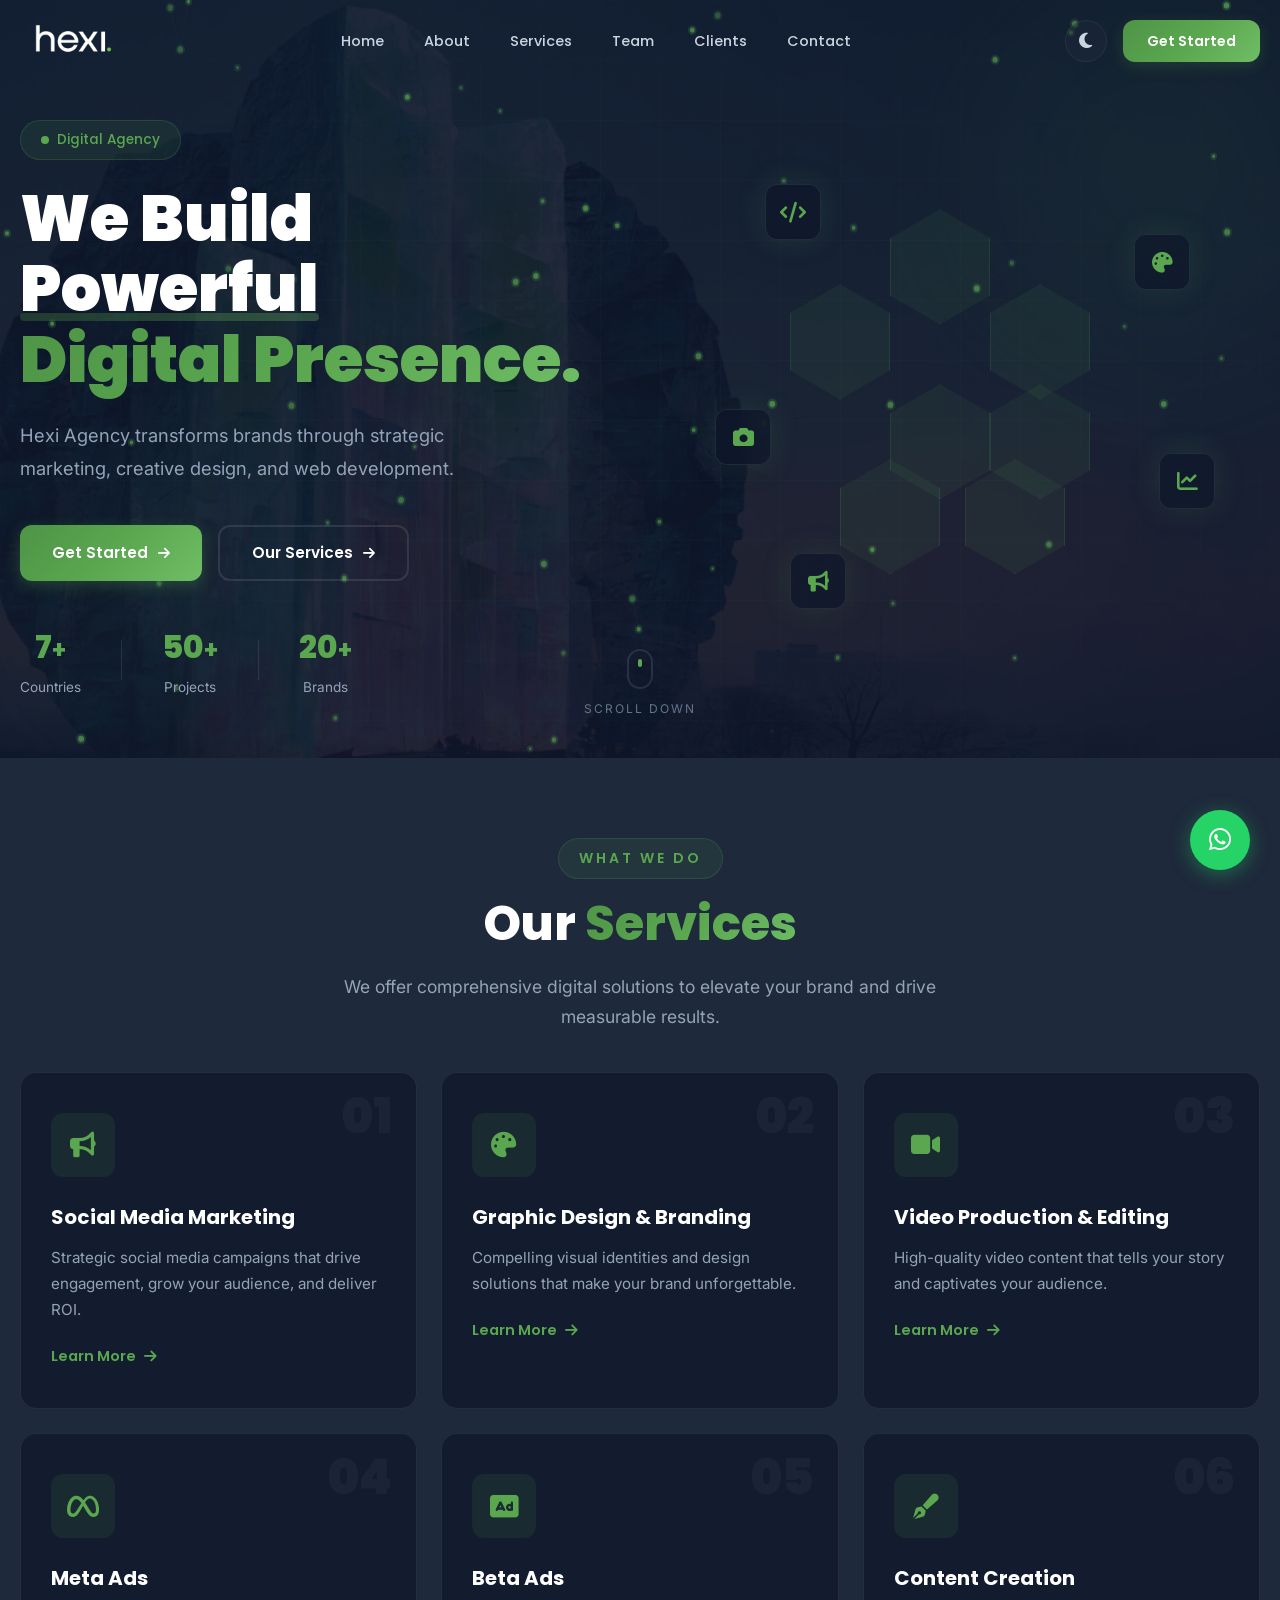
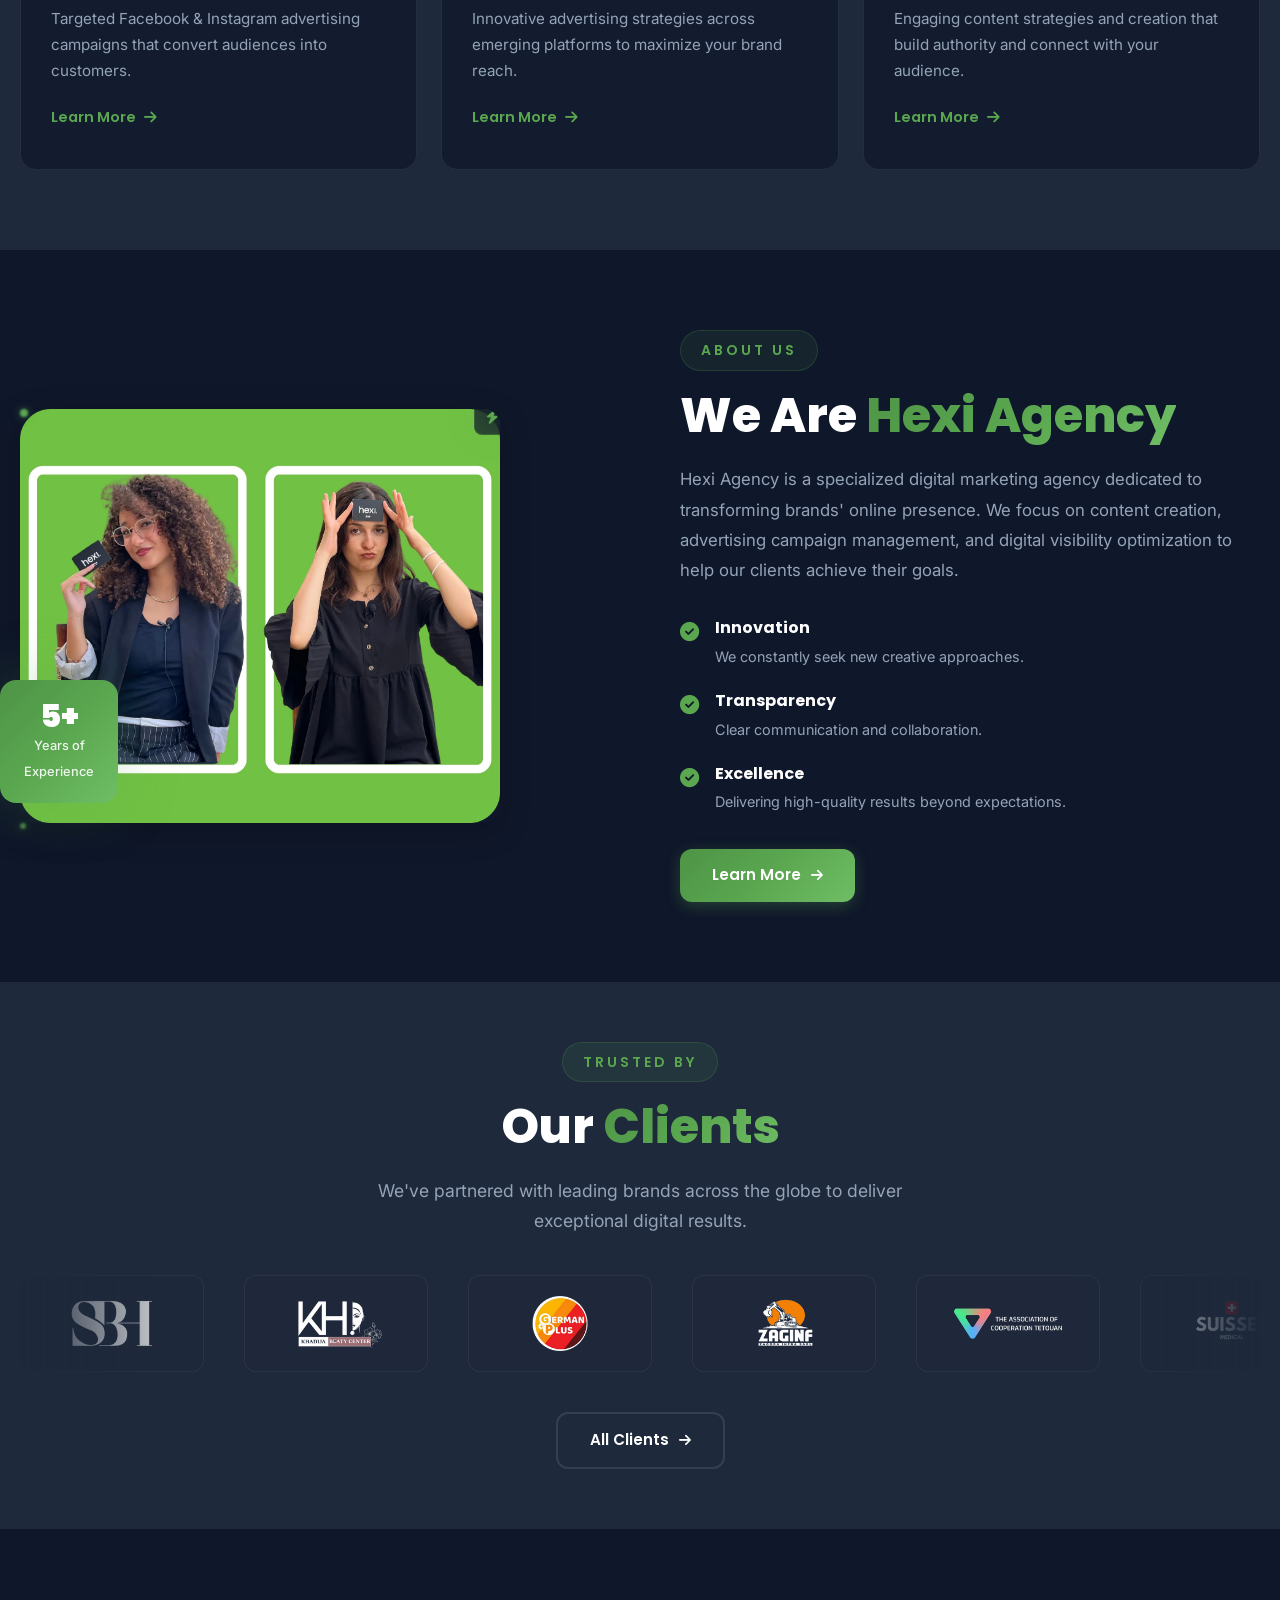
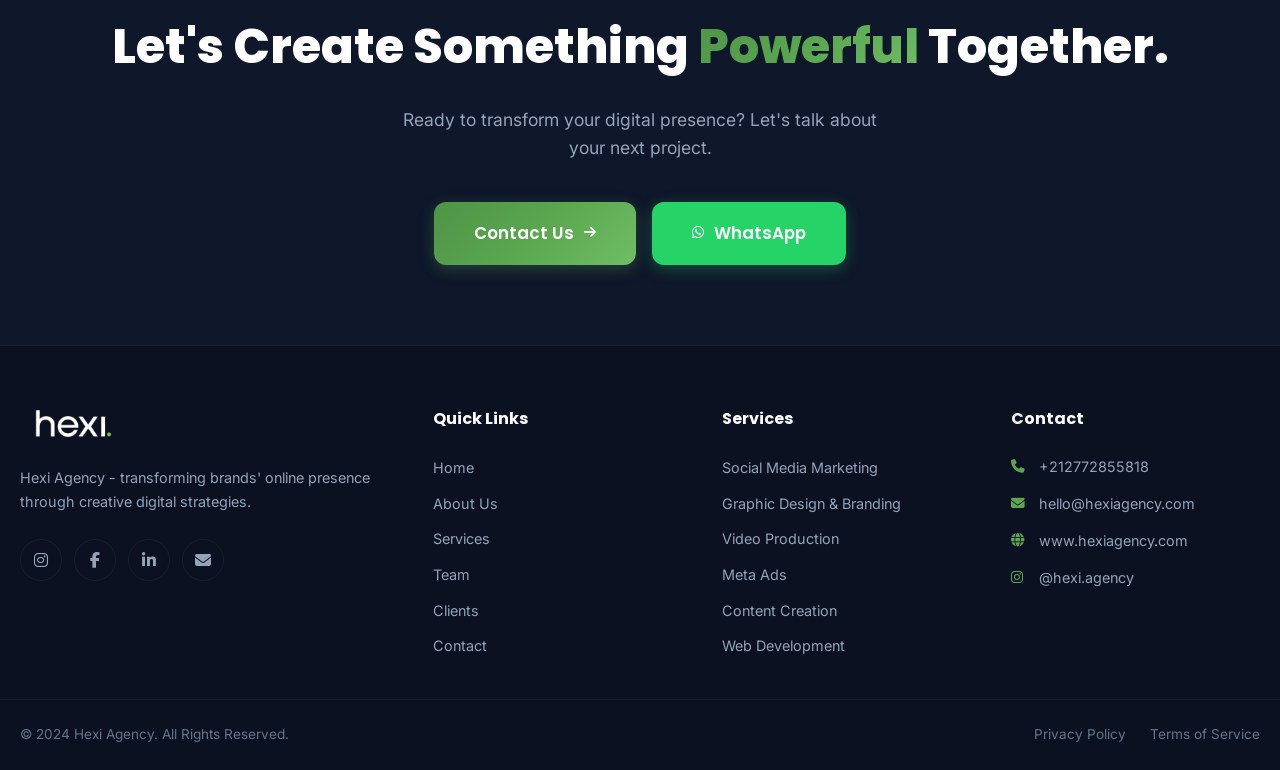
<file: index.html>
<!DOCTYPE html>
<html lang="en" data-theme="dark">
<head>
    <meta charset="UTF-8">
    <meta name="viewport" content="width=device-width, initial-scale=1.0">
    <meta name="description" content="Hexi Agency - Digital Marketing Agency specializing in social media management, branding, web development, and digital growth strategies.">
    <meta name="keywords" content="digital marketing, branding, web development, social media, Hexi Agency, meta ads, content creation">
    <meta name="author" content="Hexi Agency">
    <title>Hexi Agency | Digital Agency</title>
    <link rel="icon" type="image/png" sizes="32x32" href="assets/images/hexi-favicon.png">
    <link rel="apple-touch-icon" href="assets/images/hexi-favicon.png">
    <meta property="og:title" content="Hexi Agency | Digital Marketing Agency">
    <meta property="og:description" content="Hexi Agency transforms brands through strategic marketing, creative design, and web development.">
    <meta property="og:url" content="https://www.hexiagency.com">
    <meta property="og:type" content="website">
    <link rel="preconnect" href="https://fonts.googleapis.com">
    <link rel="preconnect" href="https://fonts.gstatic.com" crossorigin>
    <link href="https://fonts.googleapis.com/css2?family=Poppins:wght@300;400;500;600;700;800;900&family=Inter:wght@300;400;500;600;700;800&display=swap" rel="stylesheet">
    <link rel="stylesheet" href="https://cdnjs.cloudflare.com/ajax/libs/font-awesome/6.5.1/css/all.min.css">
    <link rel="stylesheet" href="css/style.css">
    <link rel="stylesheet" href="css/animations.css">
    <link rel="stylesheet" href="css/responsive.css">
</head>
<body>

    <div id="preloader"><div class="preloader-inner"><div class="preloader-logo"><img src="assets/images/hexi-logo.png" alt="Hexi Agency Logo" class="preloader-logo-img theme-logo" data-dark="assets/images/hexi-logo.png" data-light="assets/images/hexi-logo-white.png"></div><div class="preloader-bar"><div class="preloader-bar-inner"></div></div><p class="preloader-text">Loading Experience...</p></div></div>
    <div class="custom-cursor"></div>
    <div class="custom-cursor-follower"></div>
    <div class="page-transition-overlay" id="pageTransition"></div>

    <header id="navbar" class="navbar"><div class="nav-container">
        <a href="#" class="nav-logo" data-page="home"><img src="assets/images/hexi-logo.png" alt="Hexi Agency" class="nav-logo-img theme-logo" data-dark="assets/images/hexi-logo.png" data-light="assets/images/hexi-logo-white.png"></a>
        <nav class="nav-menu" id="navMenu"><ul class="nav-list">
            <li class="nav-item"><a href="#" class="nav-link active" data-page="home">Home</a></li>
            <li class="nav-item"><a href="#" class="nav-link" data-page="about">About</a></li>
            <li class="nav-item"><a href="#" class="nav-link" data-page="services">Services</a></li>
            <li class="nav-item"><a href="#" class="nav-link" data-page="team">Team</a></li>
            <li class="nav-item"><a href="#" class="nav-link" data-page="clients">Clients</a></li>
            <li class="nav-item"><a href="#" class="nav-link" data-page="contact">Contact</a></li>
        </ul></nav>
        <div class="nav-actions">
            <button class="theme-toggle" id="themeToggle" aria-label="Toggle Theme"><i class="fas fa-moon" id="themeIcon"></i></button>
            <a href="#" class="nav-cta-btn" data-page="contact">Get Started</a>
            <button class="nav-hamburger" id="navHamburger" aria-label="Toggle Menu"><span class="hamburger-line"></span><span class="hamburger-line"></span><span class="hamburger-line"></span></button>
        </div>
    </div></header>

    <div class="mobile-menu-overlay" id="mobileMenuOverlay"><div class="mobile-menu-content">
        <div class="mobile-menu-logo"><img src="assets/images/hexi-logo.png" alt="Hexi Agency" class="theme-logo" data-dark="assets/images/hexi-logo.png" data-light="assets/images/hexi-logo-white.png"></div>
        <ul class="mobile-nav-list">
            <li><a href="#" class="mobile-nav-link active" data-page="home">Home</a></li>
            <li><a href="#" class="mobile-nav-link" data-page="about">About</a></li>
            <li><a href="#" class="mobile-nav-link" data-page="services">Services</a></li>
            <li><a href="#" class="mobile-nav-link" data-page="team">Team</a></li>
            <li><a href="#" class="mobile-nav-link" data-page="clients">Clients</a></li>
            <li><a href="#" class="mobile-nav-link" data-page="contact">Contact</a></li>
        </ul>
        <div class="mobile-menu-footer"><div class="mobile-social-links"><a href="https://instagram.com/hexi.agency" target="_blank"><i class="fab fa-instagram"></i></a><a href="https://web.facebook.com/profile.php?id=61565122736725" target="_blank"><i class="fab fa-facebook-f"></i></a><a href="https://www.linkedin.com/company/hexi-agency/?viewAsMember=true" target="_blank"><i class="fab fa-linkedin-in"></i></a><a href="mailto:hello@hexiagency.com"><i class="fas fa-envelope"></i></a></div><p class="mobile-menu-email">hello@hexiagency.com</p></div>
    </div></div>

    <main id="mainContent">

        <!-- ===== HOME ===== -->
        <div class="page-section active" id="page-home">
            <section id="hero" class="hero-section">
                <div class="hero-bg-effects"><div class="hero-gradient-orb hero-orb-1"></div><div class="hero-gradient-orb hero-orb-2"></div><div class="hero-gradient-orb hero-orb-3"></div><canvas id="heroParticles" class="hero-particles-canvas"></canvas><div class="hero-grid-lines"></div></div>
                <div class="container hero-container">
                    <div class="hero-content">
                        <div class="hero-badge reveal-up"><span class="badge-dot"></span><span>Digital Agency</span></div>
                        <h1 class="hero-title reveal-up">We Build <span class="hero-title-highlight">Powerful</span><br><span class="hero-title-gradient">Digital Presence.</span></h1>
                        <p class="hero-subtitle reveal-up">Hexi Agency transforms brands through strategic marketing, creative design, and web development.</p>
                        <div class="hero-buttons reveal-up"><a href="#" class="btn btn-primary" data-page="contact"><span>Get Started</span><i class="fas fa-arrow-right"></i></a><a href="#" class="btn btn-outline" data-page="services"><span>Our Services</span><i class="fas fa-arrow-right"></i></a></div>
                        <div class="hero-stats reveal-up">
                            <div class="hero-stat"><span class="hero-stat-number" data-count="7">0</span><span class="hero-stat-plus">+</span><span class="hero-stat-label">Countries</span></div>
                            <div class="hero-stat-divider"></div>
                            <div class="hero-stat"><span class="hero-stat-number" data-count="50">0</span><span class="hero-stat-plus">+</span><span class="hero-stat-label">Projects</span></div>
                            <div class="hero-stat-divider"></div>
                            <div class="hero-stat"><span class="hero-stat-number" data-count="20">0</span><span class="hero-stat-plus">+</span><span class="hero-stat-label">Brands</span></div>
                        </div>
                    </div>
                    <div class="hero-visual reveal-right"><div class="hero-3d-wrapper"><div class="hero-hexagon-grid"><div class="hex-item hex-1"></div><div class="hex-item hex-2"></div><div class="hex-item hex-3"></div><div class="hex-item hex-4"></div><div class="hex-item hex-5"></div><div class="hex-item hex-6"></div><div class="hex-item hex-7"></div></div><div class="hero-floating-elements"><div class="floating-icon fi-1"><i class="fas fa-code"></i></div><div class="floating-icon fi-2"><i class="fas fa-palette"></i></div><div class="floating-icon fi-3"><i class="fas fa-chart-line"></i></div><div class="floating-icon fi-4"><i class="fas fa-bullhorn"></i></div><div class="floating-icon fi-5"><i class="fas fa-camera"></i></div></div></div></div>
                </div>
                <div class="hero-scroll-indicator"><div class="scroll-mouse"><div class="scroll-wheel"></div></div><span>Scroll Down</span></div>
            </section>

            <section class="section services-preview-section"><div class="container">
                <div class="section-header text-center"><span class="section-tag reveal-up">What We Do</span><h2 class="section-title reveal-up">Our <span class="text-gradient">Services</span></h2><p class="section-description reveal-up">We offer comprehensive digital solutions to elevate your brand and drive measurable results.</p></div>
                <div class="services-grid">
                    <div class="service-card glass-card reveal-up" data-delay="0"><div class="service-card-icon"><div class="icon-glow"></div><i class="fas fa-bullhorn"></i></div><h3 class="service-card-title">Social Media Marketing</h3><p class="service-card-desc">Strategic social media campaigns that drive engagement, grow your audience, and deliver ROI.</p><a href="#" class="service-card-link" data-page="services"><span>Learn More</span><i class="fas fa-arrow-right"></i></a><div class="service-card-number">01</div></div>
                    <div class="service-card glass-card reveal-up" data-delay="100"><div class="service-card-icon"><div class="icon-glow"></div><i class="fas fa-palette"></i></div><h3 class="service-card-title">Graphic Design & Branding</h3><p class="service-card-desc">Compelling visual identities and design solutions that make your brand unforgettable.</p><a href="#" class="service-card-link" data-page="services"><span>Learn More</span><i class="fas fa-arrow-right"></i></a><div class="service-card-number">02</div></div>
                    <div class="service-card glass-card reveal-up" data-delay="200"><div class="service-card-icon"><div class="icon-glow"></div><i class="fas fa-video"></i></div><h3 class="service-card-title">Video Production & Editing</h3><p class="service-card-desc">High-quality video content that tells your story and captivates your audience.</p><a href="#" class="service-card-link" data-page="services"><span>Learn More</span><i class="fas fa-arrow-right"></i></a><div class="service-card-number">03</div></div>
                    <div class="service-card glass-card reveal-up" data-delay="300"><div class="service-card-icon"><div class="icon-glow"></div><i class="fab fa-meta"></i></div><h3 class="service-card-title">Meta Ads</h3><p class="service-card-desc">Targeted Facebook & Instagram advertising campaigns that convert audiences into customers.</p><a href="#" class="service-card-link" data-page="services"><span>Learn More</span><i class="fas fa-arrow-right"></i></a><div class="service-card-number">04</div></div>
                    <div class="service-card glass-card reveal-up" data-delay="400"><div class="service-card-icon"><div class="icon-glow"></div><i class="fas fa-rectangle-ad"></i></div><h3 class="service-card-title">Beta Ads</h3><p class="service-card-desc">Innovative advertising strategies across emerging platforms to maximize your brand reach.</p><a href="#" class="service-card-link" data-page="services"><span>Learn More</span><i class="fas fa-arrow-right"></i></a><div class="service-card-number">05</div></div>
                    <div class="service-card glass-card reveal-up" data-delay="500"><div class="service-card-icon"><div class="icon-glow"></div><i class="fas fa-pen-fancy"></i></div><h3 class="service-card-title">Content Creation</h3><p class="service-card-desc">Engaging content strategies and creation that build authority and connect with your audience.</p><a href="#" class="service-card-link" data-page="services"><span>Learn More</span><i class="fas fa-arrow-right"></i></a><div class="service-card-number">06</div></div>
                </div>
            </div></section>

            <section class="section about-preview-section"><div class="container"><div class="about-preview-wrapper">
                <div class="about-preview-visual reveal-left"><div class="about-image-stack">
                    <div class="about-image-card about-img-1"><img src="assets/images/hexi-team.png" alt="Hexi Agency Team" class="about-team-photo" loading="lazy"></div>
                    <div class="about-experience-badge"><span class="exp-number">5+</span><span class="exp-text">Years of<br>Experience</span></div>
                </div></div>
                <div class="about-preview-content reveal-right"><span class="section-tag">About Us</span><h2 class="section-title">We Are <span class="text-gradient">Hexi Agency</span></h2><p class="about-preview-text">Hexi Agency is a specialized digital marketing agency dedicated to transforming brands' online presence. We focus on content creation, advertising campaign management, and digital visibility optimization to help our clients achieve their goals.</p><div class="about-features"><div class="about-feature"><div class="about-feature-icon"><i class="fas fa-check-circle"></i></div><div class="about-feature-text"><h4>Innovation</h4><p>We constantly seek new creative approaches.</p></div></div><div class="about-feature"><div class="about-feature-icon"><i class="fas fa-check-circle"></i></div><div class="about-feature-text"><h4>Transparency</h4><p>Clear communication and collaboration.</p></div></div><div class="about-feature"><div class="about-feature-icon"><i class="fas fa-check-circle"></i></div><div class="about-feature-text"><h4>Excellence</h4><p>Delivering high-quality results beyond expectations.</p></div></div></div><a href="#" class="btn btn-primary" data-page="about"><span>Learn More</span><i class="fas fa-arrow-right"></i></a></div>
            </div></div></section>

            <section class="section clients-section"><div class="container">
                <div class="section-header text-center"><span class="section-tag reveal-up">Trusted By</span><h2 class="section-title reveal-up">Our <span class="text-gradient">Clients</span></h2><p class="section-description reveal-up">We've partnered with leading brands across the globe to deliver exceptional digital results.</p></div>
                <div class="clients-marquee reveal-up"><div class="clients-track">
                    <div class="client-logo-item"><div class="client-logo-inner"><img src="assets/images/clients/sbh-white.png" alt="SBH" loading="lazy" class="theme-client" data-dark="assets/images/clients/sbh-white.png" data-light="assets/images/clients/sbh.png"></div></div>
                    <div class="client-logo-item"><div class="client-logo-inner"><img src="assets/images/clients/dattes-adiyar-white.png" alt="Dattes Adiyar" loading="lazy" class="theme-client" data-dark="assets/images/clients/dattes-adiyar-white.png" data-light="assets/images/clients/dattes-adiyar.png"></div></div>
                    <div class="client-logo-item"><div class="client-logo-inner"><img src="assets/images/clients/german-plus.png" alt="German Plus" loading="lazy"></div></div>
                    <div class="client-logo-item"><div class="client-logo-inner"><img src="assets/images/clients/zag-inf-white.png" alt="ZAG INF" loading="lazy" class="theme-client" data-dark="assets/images/clients/zag-inf-white.png" data-light="assets/images/clients/zag-inf.png"></div></div>
                    <div class="client-logo-item"><div class="client-logo-inner"><img src="assets/images/clients/tetouan-coop-white.png" alt="Tetouan Coop" loading="lazy" class="theme-client" data-dark="assets/images/clients/tetouan-coop-white.png" data-light="assets/images/clients/tetouan-coop.png"></div></div>
                    <div class="client-logo-item"><div class="client-logo-inner"><img src="assets/images/clients/suisses-medical-white.png" alt="Suisses Medical" loading="lazy" class="theme-client" data-dark="assets/images/clients/suisses-medical-white.png" data-light="assets/images/clients/suisses-medical.png"></div></div>
                    <div class="client-logo-item"><div class="client-logo-inner"><img src="assets/images/clients/cefp.png" alt="CEFP" loading="lazy"></div></div>
                    <div class="client-logo-item"><div class="client-logo-inner"><img src="assets/images/clients/smart-life-tech-white.png" alt="Smart Life Tech" loading="lazy" class="theme-client" data-dark="assets/images/clients/smart-life-tech-white.png" data-light="assets/images/clients/smart-life-tech.png"></div></div>
                    <div class="client-logo-item"><div class="client-logo-inner"><img src="assets/images/clients/mbr-mauritania-white.png" alt="MBR Mauritania" loading="lazy" class="theme-client" data-dark="assets/images/clients/mbr-mauritania-white.png" data-light="assets/images/clients/mbr-mauritania.png"></div></div>
                    <div class="client-logo-item"><div class="client-logo-inner"><img src="assets/images/clients/saaha.png" alt="Saaha" loading="lazy"></div></div>
                    <div class="client-logo-item"><div class="client-logo-inner"><img src="assets/images/clients/publi.png" alt="Publi" loading="lazy"></div></div>
                </div></div>
                <div class="text-center reveal-up" style="margin-top:40px;"><a href="#" class="btn btn-outline" data-page="clients"><span>All Clients</span><i class="fas fa-arrow-right"></i></a></div>
            </div></section>

            <section class="section cta-section"><div class="cta-bg-effects"><div class="cta-orb cta-orb-1"></div><div class="cta-orb cta-orb-2"></div></div><div class="container"><div class="cta-content text-center"><h2 class="cta-title reveal-up">Let's Create Something <span class="text-gradient">Powerful</span> Together.</h2><p class="cta-description reveal-up">Ready to transform your digital presence? Let's talk about your next project.</p><div class="cta-buttons reveal-up"><a href="#" class="btn btn-primary btn-lg" data-page="contact"><span>Contact Us</span><i class="fas fa-arrow-right"></i></a><a href="https://wa.me/212772855818" target="_blank" class="btn btn-whatsapp btn-lg"><i class="fab fa-whatsapp"></i><span>WhatsApp</span></a></div></div></div></section>
        </div>

        <!-- ===== ABOUT ===== -->
        <div class="page-section" id="page-about">
            <section class="page-hero"><div class="page-hero-bg"><div class="hero-gradient-orb hero-orb-1"></div><div class="hero-gradient-orb hero-orb-2"></div></div><div class="container"><div class="page-hero-content text-center"><span class="page-hero-tag reveal-up">About Us</span><h1 class="page-hero-title reveal-up">Who We <span class="text-gradient">Are</span></h1><p class="page-hero-subtitle reveal-up">Discover the passion behind Hexi Agency.</p><div class="page-breadcrumb reveal-up"><a href="#" data-page="home">Home</a><span class="breadcrumb-separator">/</span><span>About</span></div></div></div></section>
            <section class="section about-main-section"><div class="container"><div class="about-main-wrapper"><div class="about-main-visual reveal-left"><div class="about-main-image-wrapper"><div class="about-main-img-placeholder" style="padding:0;overflow:hidden;"><img src="assets/images/about-main.jpg" alt="Hexi Agency" style="width:100%;height:100%;object-fit:cover;border-radius:var(--radius-xl);display:block;" loading="lazy"></div><div class="about-floating-badge"><i class="fas fa-award"></i><span>Certified Agency</span></div></div></div><div class="about-main-content reveal-right"><span class="section-tag">Our Story</span><h2 class="section-title">Building Digital <span class="text-gradient">Excellence</span></h2><p class="about-text-main">Hexi Agency is a specialized digital marketing agency dedicated to transforming brands' online presence. We focus on content creation, advertising campaign management, and digital visibility optimization.</p><p class="about-text-secondary">Founded with a vision to bridge the gap between brands and their digital potential, we've grown into a multi-national team serving clients across 7+ countries.</p><div class="about-highlight-box glass-card"><div class="about-highlight-icon"><i class="fas fa-quote-left"></i></div><p>"Our mission is to empower brands with the digital tools and strategies they need to thrive in today's connected world."</p></div></div></div></div></section>
            <section class="section values-section"><div class="container"><div class="section-header text-center"><span class="section-tag reveal-up">Our Core</span><h2 class="section-title reveal-up">Our <span class="text-gradient">Values</span></h2></div><div class="values-grid"><div class="value-card glass-card reveal-up" data-delay="0"><div class="value-icon"><i class="fas fa-lightbulb"></i></div><h3>Innovation</h3><p>We constantly seek new creative approaches.</p><div class="value-line"></div></div><div class="value-card glass-card reveal-up" data-delay="150"><div class="value-icon"><i class="fas fa-handshake"></i></div><h3>Transparency</h3><p>Clear communication at every step.</p><div class="value-line"></div></div><div class="value-card glass-card reveal-up" data-delay="300"><div class="value-icon"><i class="fas fa-trophy"></i></div><h3>Excellence</h3><p>Delivering results that exceed expectations.</p><div class="value-line"></div></div></div></div></section>
            <section class="section stats-section"><div class="stats-bg-effects"><div class="stats-orb stats-orb-1"></div><div class="stats-orb stats-orb-2"></div></div><div class="container"><div class="stats-grid"><div class="stat-card reveal-up" data-delay="0"><div class="stat-icon"><i class="fas fa-globe-americas"></i></div><div class="stat-number"><span class="counter" data-count="7">0</span><span class="stat-plus">+</span></div><p class="stat-label">Countries</p><div class="stat-bar"><div class="stat-bar-fill" data-width="70"></div></div></div><div class="stat-card reveal-up" data-delay="150"><div class="stat-icon"><i class="fas fa-project-diagram"></i></div><div class="stat-number"><span class="counter" data-count="50">0</span><span class="stat-plus">+</span></div><p class="stat-label">Projects</p><div class="stat-bar"><div class="stat-bar-fill" data-width="85"></div></div></div><div class="stat-card reveal-up" data-delay="300"><div class="stat-icon"><i class="fas fa-building"></i></div><div class="stat-number"><span class="counter" data-count="20">0</span><span class="stat-plus">+</span></div><p class="stat-label">Brands</p><div class="stat-bar"><div class="stat-bar-fill" data-width="75"></div></div></div><div class="stat-card reveal-up" data-delay="450"><div class="stat-icon"><i class="fas fa-users"></i></div><div class="stat-number"><span class="counter" data-count="24">0</span><span class="stat-plus">+</span></div><p class="stat-label">Team Members</p><div class="stat-bar"><div class="stat-bar-fill" data-width="80"></div></div></div></div></div></section>
            <section class="section process-section"><div class="container"><div class="section-header text-center"><span class="section-tag reveal-up">How We Work</span><h2 class="section-title reveal-up">Our <span class="text-gradient">Process</span></h2><p class="section-description reveal-up">A streamlined approach to exceptional results.</p></div><div class="process-timeline"><div class="process-line"></div><div class="process-step reveal-up" data-delay="0"><div class="process-step-number">01</div><div class="process-step-content glass-card"><div class="process-icon"><i class="fas fa-search"></i></div><h3>Discovery</h3><p>Learn about your brand and goals.</p></div></div><div class="process-step reveal-up" data-delay="150"><div class="process-step-number">02</div><div class="process-step-content glass-card"><div class="process-icon"><i class="fas fa-pencil-ruler"></i></div><h3>Strategy</h3><p>Craft a comprehensive plan.</p></div></div><div class="process-step reveal-up" data-delay="300"><div class="process-step-number">03</div><div class="process-step-content glass-card"><div class="process-icon"><i class="fas fa-cogs"></i></div><h3>Development</h3><p>Bring strategy to life.</p></div></div><div class="process-step reveal-up" data-delay="450"><div class="process-step-number">04</div><div class="process-step-content glass-card"><div class="process-icon"><i class="fas fa-rocket"></i></div><h3>Launch</h3><p>Launch and continuously optimize.</p></div></div></div></div></section>
            <section class="section cta-section"><div class="cta-bg-effects"><div class="cta-orb cta-orb-1"></div><div class="cta-orb cta-orb-2"></div></div><div class="container"><div class="cta-content text-center"><h2 class="cta-title reveal-up">Ready to <span class="text-gradient">Grow?</span></h2><p class="cta-description reveal-up">Let's transform your digital presence.</p><div class="cta-buttons reveal-up"><a href="#" class="btn btn-primary btn-lg" data-page="contact"><span>Start a Project</span><i class="fas fa-arrow-right"></i></a></div></div></div></section>
        </div>
                <!-- ===== SERVICES ===== -->
        <div class="page-section" id="page-services">
            <section class="page-hero"><div class="page-hero-bg"><div class="hero-gradient-orb hero-orb-1"></div><div class="hero-gradient-orb hero-orb-2"></div></div><div class="container"><div class="page-hero-content text-center"><span class="page-hero-tag reveal-up">Our Expertise</span><h1 class="page-hero-title reveal-up">Our <span class="text-gradient">Services</span></h1><p class="page-hero-subtitle reveal-up">Comprehensive digital solutions.</p><div class="page-breadcrumb reveal-up"><a href="#" data-page="home">Home</a><span class="breadcrumb-separator">/</span><span>Services</span></div></div></div></section>
            <section class="section service-detail-section"><div class="container"><div class="service-detail-wrapper"><div class="service-detail-content reveal-left"><div class="service-detail-icon-wrapper"><div class="service-detail-icon"><i class="fas fa-bullhorn"></i></div><span class="service-number">01</span></div><h2 class="service-detail-title">Social Media Marketing</h2><p class="service-detail-desc">Build a strong presence across all major platforms.</p><ul class="service-features-list"><li><i class="fas fa-check"></i><span>Strategy Creation & Planning</span></li><li><i class="fas fa-check"></i><span>Campaign Management</span></li><li><i class="fas fa-check"></i><span>ROI Optimization</span></li><li><i class="fas fa-check"></i><span>Audience Growth</span></li><li><i class="fas fa-check"></i><span>Community Management</span></li></ul><a href="#" class="btn btn-primary" data-page="contact"><span>Get This Service</span><i class="fas fa-arrow-right"></i></a></div><div class="service-detail-visual reveal-right"><div class="service-visual-card glass-card"><div class="service-visual-inner"><div class="service-visual-icon"><i class="fab fa-instagram"></i></div><div class="service-visual-icon"><i class="fab fa-facebook-f"></i></div><div class="service-visual-icon"><i class="fab fa-tiktok"></i></div><div class="service-visual-icon"><i class="fab fa-linkedin-in"></i></div><div class="service-visual-center"><i class="fas fa-chart-line"></i><span>Growth</span></div></div></div></div></div></div></section>
            <section class="section service-detail-section service-alt"><div class="container"><div class="service-detail-wrapper reverse"><div class="service-detail-visual reveal-left"><div class="service-visual-card glass-card"><div class="service-visual-inner branding-visual"><div class="branding-element be-1"><i class="fas fa-pen-nib"></i></div><div class="branding-element be-2"><i class="fas fa-swatchbook"></i></div><div class="branding-element be-3"><i class="fas fa-vector-square"></i></div><div class="service-visual-center"><i class="fas fa-palette"></i><span>Design</span></div></div></div></div><div class="service-detail-content reveal-right"><div class="service-detail-icon-wrapper"><div class="service-detail-icon"><i class="fas fa-palette"></i></div><span class="service-number">02</span></div><h2 class="service-detail-title">Graphic Design & Branding</h2><p class="service-detail-desc">Stunning visual identities.</p><ul class="service-features-list"><li><i class="fas fa-check"></i><span>Logo & Brand Identity</span></li><li><i class="fas fa-check"></i><span>Brand Guidelines</span></li><li><i class="fas fa-check"></i><span>Packaging Design</span></li><li><i class="fas fa-check"></i><span>Visual Storytelling</span></li></ul><a href="#" class="btn btn-primary" data-page="contact"><span>Get This Service</span><i class="fas fa-arrow-right"></i></a></div></div></div></section>
            <section class="section service-detail-section"><div class="container"><div class="service-detail-wrapper"><div class="service-detail-content reveal-left"><div class="service-detail-icon-wrapper"><div class="service-detail-icon"><i class="fas fa-video"></i></div><span class="service-number">03</span></div><h2 class="service-detail-title">Video Production</h2><p class="service-detail-desc">High-quality video content.</p><ul class="service-features-list"><li><i class="fas fa-check"></i><span>Video Advertisements</span></li><li><i class="fas fa-check"></i><span>Professional Editing</span></li><li><i class="fas fa-check"></i><span>Storyboarding</span></li><li><i class="fas fa-check"></i><span>Promotional Videos</span></li></ul><a href="#" class="btn btn-primary" data-page="contact"><span>Get This Service</span><i class="fas fa-arrow-right"></i></a></div><div class="service-detail-visual reveal-right"><div class="service-visual-card glass-card"><div class="service-visual-inner video-visual"><div class="video-play-btn"><i class="fas fa-play"></i></div><div class="video-timeline"><div class="timeline-bar"></div><div class="timeline-progress"></div><div class="timeline-dot"></div></div></div></div></div></div></div></section>
            <section class="section service-detail-section service-alt"><div class="container"><div class="service-detail-wrapper reverse"><div class="service-detail-visual reveal-left"><div class="service-visual-card glass-card"><div class="service-visual-inner ads-visual"><div class="ads-chart"><div class="ads-bar"></div><div class="ads-bar"></div><div class="ads-bar"></div><div class="ads-bar"></div><div class="ads-bar"></div><div class="ads-bar"></div></div><div class="service-visual-center"><i class="fab fa-meta"></i><span>Meta Ads</span></div></div></div></div><div class="service-detail-content reveal-right"><div class="service-detail-icon-wrapper"><div class="service-detail-icon"><i class="fab fa-meta"></i></div><span class="service-number">04</span></div><h2 class="service-detail-title">Meta Ads</h2><p class="service-detail-desc">Facebook & Instagram advertising.</p><ul class="service-features-list"><li><i class="fas fa-check"></i><span>Facebook & Instagram Campaigns</span></li><li><i class="fas fa-check"></i><span>Audience Targeting</span></li><li><i class="fas fa-check"></i><span>A/B Testing</span></li><li><i class="fas fa-check"></i><span>Analytics & Optimization</span></li><li><i class="fas fa-check"></i><span>Lead Generation</span></li></ul><a href="#" class="btn btn-primary" data-page="contact"><span>Get This Service</span><i class="fas fa-arrow-right"></i></a></div></div></div></section>
            <section class="section service-detail-section"><div class="container"><div class="service-detail-wrapper"><div class="service-detail-content reveal-left"><div class="service-detail-icon-wrapper"><div class="service-detail-icon"><i class="fas fa-rectangle-ad"></i></div><span class="service-number">05</span></div><h2 class="service-detail-title">Beta Ads</h2><p class="service-detail-desc">Emerging platform advertising.</p><ul class="service-features-list"><li><i class="fas fa-check"></i><span>Google Ads & YouTube</span></li><li><i class="fas fa-check"></i><span>TikTok & Snapchat</span></li><li><i class="fas fa-check"></i><span>Cross-Platform Strategy</span></li><li><i class="fas fa-check"></i><span>Budget Optimization</span></li></ul><a href="#" class="btn btn-primary" data-page="contact"><span>Get This Service</span><i class="fas fa-arrow-right"></i></a></div><div class="service-detail-visual reveal-right"><div class="service-visual-card glass-card"><div class="service-visual-inner"><div class="service-visual-icon"><i class="fab fa-google"></i></div><div class="service-visual-icon"><i class="fab fa-youtube"></i></div><div class="service-visual-icon"><i class="fab fa-tiktok"></i></div><div class="service-visual-icon"><i class="fab fa-snapchat"></i></div><div class="service-visual-center"><i class="fas fa-rectangle-ad"></i><span>Beta Ads</span></div></div></div></div></div></div></section>
            <section class="section service-detail-section service-alt"><div class="container"><div class="service-detail-wrapper reverse"><div class="service-detail-visual reveal-left"><div class="service-visual-card glass-card"><div class="service-visual-inner content-visual"><div class="content-cards"><div class="content-mini-card"><i class="fas fa-pen"></i></div><div class="content-mini-card"><i class="fas fa-image"></i></div><div class="content-mini-card"><i class="fas fa-blog"></i></div><div class="content-mini-card"><i class="fas fa-hashtag"></i></div></div><div class="service-visual-center"><i class="fas fa-pen-fancy"></i><span>Content</span></div></div></div></div><div class="service-detail-content reveal-right"><div class="service-detail-icon-wrapper"><div class="service-detail-icon"><i class="fas fa-pen-fancy"></i></div><span class="service-number">06</span></div><h2 class="service-detail-title">Content Creation</h2><p class="service-detail-desc">Compelling content that converts.</p><ul class="service-features-list"><li><i class="fas fa-check"></i><span>Content Strategy</span></li><li><i class="fas fa-check"></i><span>Copywriting</span></li><li><i class="fas fa-check"></i><span>Blog Writing</span></li><li><i class="fas fa-check"></i><span>Reels & Short-Form</span></li></ul><a href="#" class="btn btn-primary" data-page="contact"><span>Get This Service</span><i class="fas fa-arrow-right"></i></a></div></div></div></section>
            <section class="section service-detail-section"><div class="container"><div class="service-detail-wrapper"><div class="service-detail-content reveal-left"><div class="service-detail-icon-wrapper"><div class="service-detail-icon"><i class="fas fa-code"></i></div><span class="service-number">07</span></div><h2 class="service-detail-title">Web Development</h2><p class="service-detail-desc">Fast, modern websites.</p><ul class="service-features-list"><li><i class="fas fa-check"></i><span>Business Websites</span></li><li><i class="fas fa-check"></i><span>E-commerce</span></li><li><i class="fas fa-check"></i><span>Landing Pages</span></li><li><i class="fas fa-check"></i><span>Full-Stack Apps</span></li></ul><a href="#" class="btn btn-primary" data-page="contact"><span>Get This Service</span><i class="fas fa-arrow-right"></i></a></div><div class="service-detail-visual reveal-right"><div class="service-visual-card glass-card"><div class="service-visual-inner code-visual"><div class="code-window"><div class="code-window-dots"><span class="dot red"></span><span class="dot yellow"></span><span class="dot green"></span></div><div class="code-lines"><div class="code-line cl-1"></div><div class="code-line cl-2"></div><div class="code-line cl-3"></div><div class="code-line cl-4"></div><div class="code-line cl-5"></div><div class="code-line cl-6"></div></div></div></div></div></div></div></div></section>
            <section class="section cta-section"><div class="cta-bg-effects"><div class="cta-orb cta-orb-1"></div><div class="cta-orb cta-orb-2"></div></div><div class="container"><div class="cta-content text-center"><h2 class="cta-title reveal-up">Need a Custom <span class="text-gradient">Solution?</span></h2><p class="cta-description reveal-up">Let's discuss your project.</p><div class="cta-buttons reveal-up"><a href="#" class="btn btn-primary btn-lg" data-page="contact"><span>Contact Us</span><i class="fas fa-arrow-right"></i></a></div></div></div></section>
        </div>

        <!-- ===== TEAM ===== -->
        <div class="page-section" id="page-team">
            <section class="page-hero"><div class="page-hero-bg"><div class="hero-gradient-orb hero-orb-1"></div><div class="hero-gradient-orb hero-orb-2"></div></div><div class="container"><div class="page-hero-content text-center"><span class="page-hero-tag reveal-up">Our People</span><h1 class="page-hero-title reveal-up">Meet Our <span class="text-gradient">Team</span></h1><p class="page-hero-subtitle reveal-up">The creative minds behind Hexi Agency.</p><div class="page-breadcrumb reveal-up"><a href="#" data-page="home">Home</a><span class="breadcrumb-separator">/</span><span>Team</span></div></div></div></section>
            <section class="section team-section"><div class="container"><div class="team-grid">
                <div class="team-card reveal-up" data-delay="0"><div class="team-card-inner"><div class="team-avatar"><div class="team-avatar-glow"></div><div class="team-avatar-inner"><img src="assets/images/team/zouhair-elhilali.jpg" alt="Zouhair Elhilali" loading="lazy"></div><div class="team-avatar-ring"></div></div><div class="team-info"><h3 class="team-name">Zouhair Elhilali</h3><p class="team-role">Marketing Expert – Founder</p></div><div class="team-expertise"><span class="team-expertise-tag">Strategy</span><span class="team-expertise-tag">Leadership</span><span class="team-expertise-tag">Growth</span></div></div></div>
                <div class="team-card reveal-up" data-delay="100"><div class="team-card-inner"><div class="team-avatar"><div class="team-avatar-glow"></div><div class="team-avatar-inner"><img src="assets/images/team/hamza-jamal.jpg" alt="Hamza Bounnouaji" loading="lazy"></div><div class="team-avatar-ring"></div></div><div class="team-info"><h3 class="team-name">Hamza Bounnouaji</h3><p class="team-role">Financial Growth Manager</p></div><div class="team-expertise"><span class="team-expertise-tag">Finance</span><span class="team-expertise-tag">Analytics</span><span class="team-expertise-tag">ROI</span></div></div></div>
                <div class="team-card reveal-up" data-delay="200"><div class="team-card-inner"><div class="team-avatar"><div class="team-avatar-glow"></div><div class="team-avatar-inner"><img src="assets/images/team/adnane-touta.jpg" alt="Adnane Touta" loading="lazy"></div><div class="team-avatar-ring"></div></div><div class="team-info"><h3 class="team-name">Adnane Touta</h3><p class="team-role">Head of Digital Marketing</p></div><div class="team-expertise"><span class="team-expertise-tag">Digital Ads</span><span class="team-expertise-tag">SEO</span><span class="team-expertise-tag">Campaigns</span></div></div></div>
                <div class="team-card reveal-up" data-delay="0"><div class="team-card-inner"><div class="team-avatar"><div class="team-avatar-glow"></div><div class="team-avatar-inner"><img src="assets/images/team/ngor-sene.jpg" alt="Ngor Mac Michel Sene" loading="lazy"></div><div class="team-avatar-ring"></div></div><div class="team-info"><h3 class="team-name">Ngor Mac Michel Sene</h3><p class="team-role">Full Stack Developer</p></div><div class="team-expertise"><span class="team-expertise-tag">React</span><span class="team-expertise-tag">Node.js</span><span class="team-expertise-tag">Full Stack</span></div></div></div>
                <div class="team-card reveal-up" data-delay="100"><div class="team-card-inner"><div class="team-avatar"><div class="team-avatar-glow"></div><div class="team-avatar-inner"><img src="assets/images/team/youssef-elouardi.jpg" alt="Abderrahman Chmarkh" loading="lazy"></div><div class="team-avatar-ring"></div></div><div class="team-info"><h3 class="team-name">Abderrahman Chmarkh</h3><p class="team-role">Marketing Copywriter</p></div><div class="team-expertise"><span class="team-expertise-tag">Copywriting</span><span class="team-expertise-tag">Content</span><span class="team-expertise-tag">Storytelling</span></div></div></div>
                <div class="team-card reveal-up" data-delay="200"><div class="team-card-inner"><div class="team-avatar"><div class="team-avatar-glow"></div><div class="team-avatar-inner"><img src="assets/images/team/bernardus-harageib.jpg" alt="Bernardus Steven Harageib" loading="lazy"></div><div class="team-avatar-ring"></div></div><div class="team-info"><h3 class="team-name">Bernardus Steven Harageib</h3><p class="team-role">Marketing Manager</p></div><div class="team-expertise"><span class="team-expertise-tag">Advocacy</span><span class="team-expertise-tag">Branding</span><span class="team-expertise-tag">PR</span></div></div></div>
            </div></div></section>
            <section class="section global-section"><div class="container"><div class="section-header text-center"><span class="section-tag reveal-up">Global Presence</span><h2 class="section-title reveal-up">Working Across <span class="text-gradient">7+ Countries</span></h2><p class="section-description reveal-up">Location is no longer a barrier.</p></div><div class="world-map-container reveal-up"><div class="global-countries-grid"><div class="global-country-card"><span class="global-flag">🇲🇦</span><span class="global-country-name">Morocco</span></div><div class="global-country-card"><span class="global-flag">🇲🇷</span><span class="global-country-name">Mauritania</span></div><div class="global-country-card"><span class="global-flag">🇸🇳</span><span class="global-country-name">Senegal</span></div><div class="global-country-card"><span class="global-flag">🇩🇪</span><span class="global-country-name">Germany</span></div><div class="global-country-card"><span class="global-flag">🇨🇭</span><span class="global-country-name">Switzerland</span></div><div class="global-country-card"><span class="global-flag">🇸🇦</span><span class="global-country-name">Saudi Arabia</span></div><div class="global-country-card"><span class="global-flag">🇳🇦</span><span class="global-country-name">Namibia</span></div><div class="global-country-card global-country-more"><span class="global-flag">🌍</span><span class="global-country-name">And Growing...</span></div></div></div></div></section>
            <section class="section cta-section"><div class="cta-bg-effects"><div class="cta-orb cta-orb-1"></div><div class="cta-orb cta-orb-2"></div></div><div class="container"><div class="cta-content text-center"><h2 class="cta-title reveal-up">Want to Join Our <span class="text-gradient">Team?</span></h2><p class="cta-description reveal-up">We're always looking for talent.</p><div class="cta-buttons reveal-up"><a href="#" class="btn btn-primary btn-lg" data-page="contact"><span>Contact Us</span><i class="fas fa-arrow-right"></i></a></div></div></div></section>
        </div>

        <!-- ===== CLIENTS ===== -->
        <div class="page-section" id="page-clients">
            <section class="page-hero"><div class="page-hero-bg"><div class="hero-gradient-orb hero-orb-1"></div><div class="hero-gradient-orb hero-orb-2"></div></div><div class="container"><div class="page-hero-content text-center"><span class="page-hero-tag reveal-up">Trusted Partners</span><h1 class="page-hero-title reveal-up">Our <span class="text-gradient">Clients</span></h1><p class="page-hero-subtitle reveal-up">We're proud to work with amazing brands from around the world. From startups to established companies, we help businesses of all sizes grow their digital presence and achieve remarkable results.</p><div class="page-breadcrumb reveal-up"><a href="#" data-page="home">Home</a><span class="breadcrumb-separator">/</span><span>Clients</span></div></div></div></section>
            <section class="section clients-grid-section"><div class="container"><div class="clients-full-grid">
                <div class="client-card glass-card reveal-up" data-delay="0"><div class="client-card-inner"><div class="client-logo-placeholder"><img src="assets/images/clients/sbh-white.png" alt="SBH" loading="lazy" class="theme-client" data-dark="assets/images/clients/sbh-white.png" data-light="assets/images/clients/sbh.png"></div><h3 class="client-name">SBH</h3></div></div>
                <div class="client-card glass-card reveal-up" data-delay="50"><div class="client-card-inner"><div class="client-logo-placeholder"><img src="assets/images/clients/dattes-adiyar-white.png" alt="Dattes Adiyar" loading="lazy" class="theme-client" data-dark="assets/images/clients/dattes-adiyar-white.png" data-light="assets/images/clients/dattes-adiyar.png"></div><h3 class="client-name">Dattes Adiyar</h3></div></div>
                <div class="client-card glass-card reveal-up" data-delay="100"><div class="client-card-inner"><div class="client-logo-placeholder"><img src="assets/images/clients/german-plus.png" alt="German Plus" loading="lazy"></div><h3 class="client-name">German Plus</h3></div></div>
                <div class="client-card glass-card reveal-up" data-delay="150"><div class="client-card-inner"><div class="client-logo-placeholder"><img src="assets/images/clients/zag-inf-white.png" alt="ZAG INF" loading="lazy" class="theme-client" data-dark="assets/images/clients/zag-inf-white.png" data-light="assets/images/clients/zag-inf.png"></div><h3 class="client-name">ZAG INF</h3></div></div>
                <div class="client-card glass-card reveal-up" data-delay="0"><div class="client-card-inner"><div class="client-logo-placeholder"><img src="assets/images/clients/tetouan-coop-white.png" alt="Cooperation Tetouan" loading="lazy" class="theme-client" data-dark="assets/images/clients/tetouan-coop-white.png" data-light="assets/images/clients/tetouan-coop.png"></div><h3 class="client-name">Cooperation Tetouan</h3></div></div>
                <div class="client-card glass-card reveal-up" data-delay="50"><div class="client-card-inner"><div class="client-logo-placeholder"><img src="assets/images/clients/suisses-medical-white.png" alt="Suisses Medical" loading="lazy" class="theme-client" data-dark="assets/images/clients/suisses-medical-white.png" data-light="assets/images/clients/suisses-medical.png"></div><h3 class="client-name">Suisses Medical</h3></div></div>
                <div class="client-card glass-card reveal-up" data-delay="100"><div class="client-card-inner"><div class="client-logo-placeholder"><img src="assets/images/clients/cefp.png" alt="CEFP" loading="lazy"></div><h3 class="client-name">CEFP</h3></div></div>
                <div class="client-card glass-card reveal-up" data-delay="150"><div class="client-card-inner"><div class="client-logo-placeholder"><img src="assets/images/clients/smart-life-tech-white.png" alt="Smart Life Tech" loading="lazy" class="theme-client" data-dark="assets/images/clients/smart-life-tech-white.png" data-light="assets/images/clients/smart-life-tech.png"></div><h3 class="client-name">Smart Life Tech</h3></div></div>
                <div class="client-card glass-card reveal-up" data-delay="0"><div class="client-card-inner"><div class="client-logo-placeholder"><img src="assets/images/clients/mbr-mauritania-white.png" alt="MBR Mauritania" loading="lazy" class="theme-client" data-dark="assets/images/clients/mbr-mauritania-white.png" data-light="assets/images/clients/mbr-mauritania.png"></div><h3 class="client-name">MBR Mauritania</h3></div></div>
                <div class="client-card glass-card reveal-up" data-delay="50"><div class="client-card-inner"><div class="client-logo-placeholder"><img src="assets/images/clients/saaha.png" alt="Saaha" loading="lazy"></div><h3 class="client-name">Saaha</h3></div></div>
                <div class="client-card glass-card reveal-up" data-delay="100"><div class="client-card-inner"><div class="client-logo-placeholder"><img src="assets/images/clients/publi.png" alt="Publi" loading="lazy"></div><h3 class="client-name">Publi</h3></div></div>
            </div></div></section>
            <section class="section trust-section"><div class="container"><div class="trust-content text-center"><div class="trust-numbers reveal-up"><div class="trust-stat"><span class="trust-number counter" data-count="11">0</span><span class="trust-plus">+</span><p>Active Clients</p></div><div class="trust-divider"></div><div class="trust-stat"><span class="trust-number counter" data-count="7">0</span><span class="trust-plus">+</span><p>Countries</p></div><div class="trust-divider"></div><div class="trust-stat"><span class="trust-number counter" data-count="95">0</span><span class="trust-plus">%</span><p>Client Satisfaction</p></div></div></div></div></section>
            <section class="section cta-section"><div class="cta-bg-effects"><div class="cta-orb cta-orb-1"></div><div class="cta-orb cta-orb-2"></div></div><div class="container"><div class="cta-content text-center"><h2 class="cta-title reveal-up">Ready to Become Our <span class="text-gradient">Next Success?</span></h2><p class="cta-description reveal-up">Join our growing list of satisfied clients worldwide.</p><div class="cta-buttons reveal-up"><a href="#" class="btn btn-primary btn-lg" data-page="contact"><span>Start a Project</span><i class="fas fa-arrow-right"></i></a></div></div></div></section>
        </div>

        <!-- ===== CONTACT ===== -->
        <div class="page-section" id="page-contact">
            <section class="page-hero"><div class="page-hero-bg"><div class="hero-gradient-orb hero-orb-1"></div><div class="hero-gradient-orb hero-orb-2"></div></div><div class="container"><div class="page-hero-content text-center"><span class="page-hero-tag reveal-up">Get In Touch</span><h1 class="page-hero-title reveal-up">Contact <span class="text-gradient">Us</span></h1><p class="page-hero-subtitle reveal-up">Have a project in mind? Want to grow your brand? We'd love to hear from you. Fill out the form below or reach out directly — we typically respond within 24 hours.</p><div class="page-breadcrumb reveal-up"><a href="#" data-page="home">Home</a><span class="breadcrumb-separator">/</span><span>Contact</span></div></div></div></section>
            <section class="section contact-section"><div class="container"><div class="contact-wrapper">
                <div class="contact-form-wrapper reveal-left"><div class="contact-form-card glass-card"><h2 class="contact-form-title">Send Us a Message</h2><p class="contact-form-subtitle">Tell us about your project and we'll get back to you within 24 hours.</p><form id="contactForm" class="contact-form">
                    <div class="form-group"><label for="name" class="form-label">Full Name *</label><div class="input-wrapper"><i class="fas fa-user input-icon"></i><input type="text" id="name" name="name" class="form-input" placeholder="Your full name" required><div class="input-focus-line"></div></div></div>
                    <div class="form-group"><label for="email" class="form-label">Email *</label><div class="input-wrapper"><i class="fas fa-envelope input-icon"></i><input type="email" id="email" name="email" class="form-input" placeholder="your@email.com" required><div class="input-focus-line"></div></div></div>
                    <div class="form-group"><label for="phone" class="form-label">Phone Number</label><div class="input-wrapper"><i class="fas fa-phone input-icon"></i><input type="tel" id="phone" name="phone" class="form-input" placeholder="+212 6XX XXX XXX"><div class="input-focus-line"></div></div></div>
                    <div class="form-group"><label for="company" class="form-label">Company</label><div class="input-wrapper"><i class="fas fa-building input-icon"></i><input type="text" id="company" name="company" class="form-input" placeholder="Your company (optional)"><div class="input-focus-line"></div></div></div>
                    <div class="form-group form-group-full"><label for="service" class="form-label">Service Needed</label><div class="input-wrapper select-wrapper"><i class="fas fa-concierge-bell input-icon"></i><select id="service" name="service" class="form-input form-select"><option value="" selected>Select a service (optional)</option><option value="social-media">Social Media Marketing</option><option value="branding">Graphic Design & Branding</option><option value="video">Video Production</option><option value="meta-ads">Meta Ads</option><option value="beta-ads">Beta Ads</option><option value="content">Content Creation</option><option value="web-dev">Web Development</option><option value="other">Other</option></select><div class="input-focus-line"></div></div></div>
                    <div class="form-group form-group-full"><label for="message" class="form-label">Message</label><div class="input-wrapper"><i class="fas fa-comment-dots input-icon textarea-icon"></i><textarea id="message" name="message" class="form-input form-textarea" placeholder="Tell us about your project (optional)..." rows="5"></textarea><div class="input-focus-line"></div></div></div>
                    <button type="submit" class="btn btn-primary btn-submit" id="submitBtn"><span class="btn-text">Send Message</span><span class="btn-loading"><i class="fas fa-spinner fa-spin"></i> Sending...</span><i class="fas fa-paper-plane btn-icon"></i></button>
                    <div class="form-success-message" id="formSuccess"><i class="fas fa-check-circle"></i><p>Message sent successfully! We'll get back to you soon.</p></div>
                </form></div></div>
                <div class="contact-info-wrapper reveal-right"><div class="contact-info-card glass-card"><h3 class="contact-info-title">Contact Information</h3><p class="contact-info-subtitle">Reach out through any of these channels. We're here to help!</p><div class="contact-info-list"><div class="contact-info-item"><div class="contact-info-icon"><i class="fas fa-phone"></i></div><div class="contact-info-text"><span class="contact-info-label">Phone</span><a href="tel:+212 772 855 818" class="contact-info-value">+212 772 855 818</a></div></div><div class="contact-info-item"><div class="contact-info-icon"><i class="fas fa-envelope"></i></div><div class="contact-info-text"><span class="contact-info-label">Email</span><a href="mailto:hello@hexiagency.com" class="contact-info-value">hello@hexiagency.com</a></div></div><div class="contact-info-item"><div class="contact-info-icon"><i class="fas fa-globe"></i></div><div class="contact-info-text"><span class="contact-info-label">Website</span><a href="https://www.hexiagency.com" target="_blank" class="contact-info-value">www.hexiagency.com</a></div></div><div class="contact-info-item"><div class="contact-info-icon"><i class="fab fa-instagram"></i></div><div class="contact-info-text"><span class="contact-info-label">Instagram</span><a href="https://instagram.com/hexi.agency" target="_blank" class="contact-info-value">@hexi.agency</a></div></div></div><div class="contact-quick-actions"><a href="https://wa.me/212772855818" target="_blank" class="quick-action-btn whatsapp-btn"><i class="fab fa-whatsapp"></i><span>Chat on WhatsApp</span></a><a href="mailto:hello@hexiagency.com" class="quick-action-btn email-btn"><i class="fas fa-envelope"></i><span>Send Email</span></a></div><div class="contact-social-section"><h4>Follow Us</h4><div class="contact-social-links"><a href="https://instagram.com/hexi.agency" target="_blank" class="contact-social-link"><i class="fab fa-instagram"></i></a><a href="https://web.facebook.com/profile.php?id=61565122736725" target="_blank" class="contact-social-link"><i class="fab fa-facebook-f"></i></a><a href="https://www.linkedin.com/company/hexi-agency/?viewAsMember=true" target="_blank" class="contact-social-link"><i class="fab fa-linkedin-in"></i></a><a href="mailto:hello@hexiagency.com" class="contact-social-link"><i class="fas fa-envelope"></i></a></div></div></div></div>
            </div></div></section>
        </div>

    </main>

    <footer class="footer"><div class="footer-top"><div class="container"><div class="footer-grid"><div class="footer-col footer-about"><a href="#" class="footer-logo" data-page="home"><img src="assets/images/hexi-logo.png" alt="Hexi Agency" class="footer-logo-img theme-logo" data-dark="assets/images/hexi-logo.png" data-light="assets/images/hexi-logo-white.png"></a><p class="footer-about-text">Hexi Agency - transforming brands' online presence through creative digital strategies.</p><div class="footer-social"><a href="https://instagram.com/hexi.agency" target="_blank" class="footer-social-link"><i class="fab fa-instagram"></i></a><a href="https://web.facebook.com/profile.php?id=61565122736725" target="_blank" class="footer-social-link"><i class="fab fa-facebook-f"></i></a><a href="https://www.linkedin.com/company/hexi-agency/?viewAsMember=true" target="_blank" class="footer-social-link"><i class="fab fa-linkedin-in"></i></a><a href="mailto:hello@hexiagency.com" class="footer-social-link"><i class="fas fa-envelope"></i></a></div></div><div class="footer-col"><h4 class="footer-heading">Quick Links</h4><ul class="footer-links"><li><a href="#" data-page="home">Home</a></li><li><a href="#" data-page="about">About Us</a></li><li><a href="#" data-page="services">Services</a></li><li><a href="#" data-page="team">Team</a></li><li><a href="#" data-page="clients">Clients</a></li><li><a href="#" data-page="contact">Contact</a></li></ul></div><div class="footer-col"><h4 class="footer-heading">Services</h4><ul class="footer-links"><li><a href="#" data-page="services">Social Media Marketing</a></li><li><a href="#" data-page="services">Graphic Design & Branding</a></li><li><a href="#" data-page="services">Video Production</a></li><li><a href="#" data-page="services">Meta Ads</a></li><li><a href="#" data-page="services">Content Creation</a></li><li><a href="#" data-page="services">Web Development</a></li></ul></div><div class="footer-col"><h4 class="footer-heading">Contact</h4><ul class="footer-contact-list"><li><i class="fas fa-phone"></i><a href="tel:+212772855818">+212772855818</a></li><li><i class="fas fa-envelope"></i><a href="mailto:hello@hexiagency.com">hello@hexiagency.com</a></li><li><i class="fas fa-globe"></i><a href="https://www.hexiagency.com" target="_blank">www.hexiagency.com</a></li><li><i class="fab fa-instagram"></i><a href="https://instagram.com/hexi.agency" target="_blank">@hexi.agency</a></li></ul></div></div></div></div><div class="footer-bottom"><div class="container"><div class="footer-bottom-content"><p>&copy; 2024 Hexi Agency. All Rights Reserved.</p><div class="footer-bottom-links"><a href="#">Privacy Policy</a><a href="#">Terms of Service</a></div></div></div></div></footer>

    <a href="https://wa.me/212772855818" target="_blank" class="whatsapp-float"><i class="fab fa-whatsapp"></i><span class="whatsapp-tooltip">Chat with us</span></a>
    <button id="backToTop" class="back-to-top"><i class="fas fa-arrow-up"></i></button>

    <script src="js/router.js"></script>
    <script src="js/main.js"></script>
    <script src="js/animations.js"></script>
    <script src="js/particles.js"></script>
    <script src="js/contact.js"></script>
    <script src="js/clients-loader.js"></script>
</body>
</html>
</file>
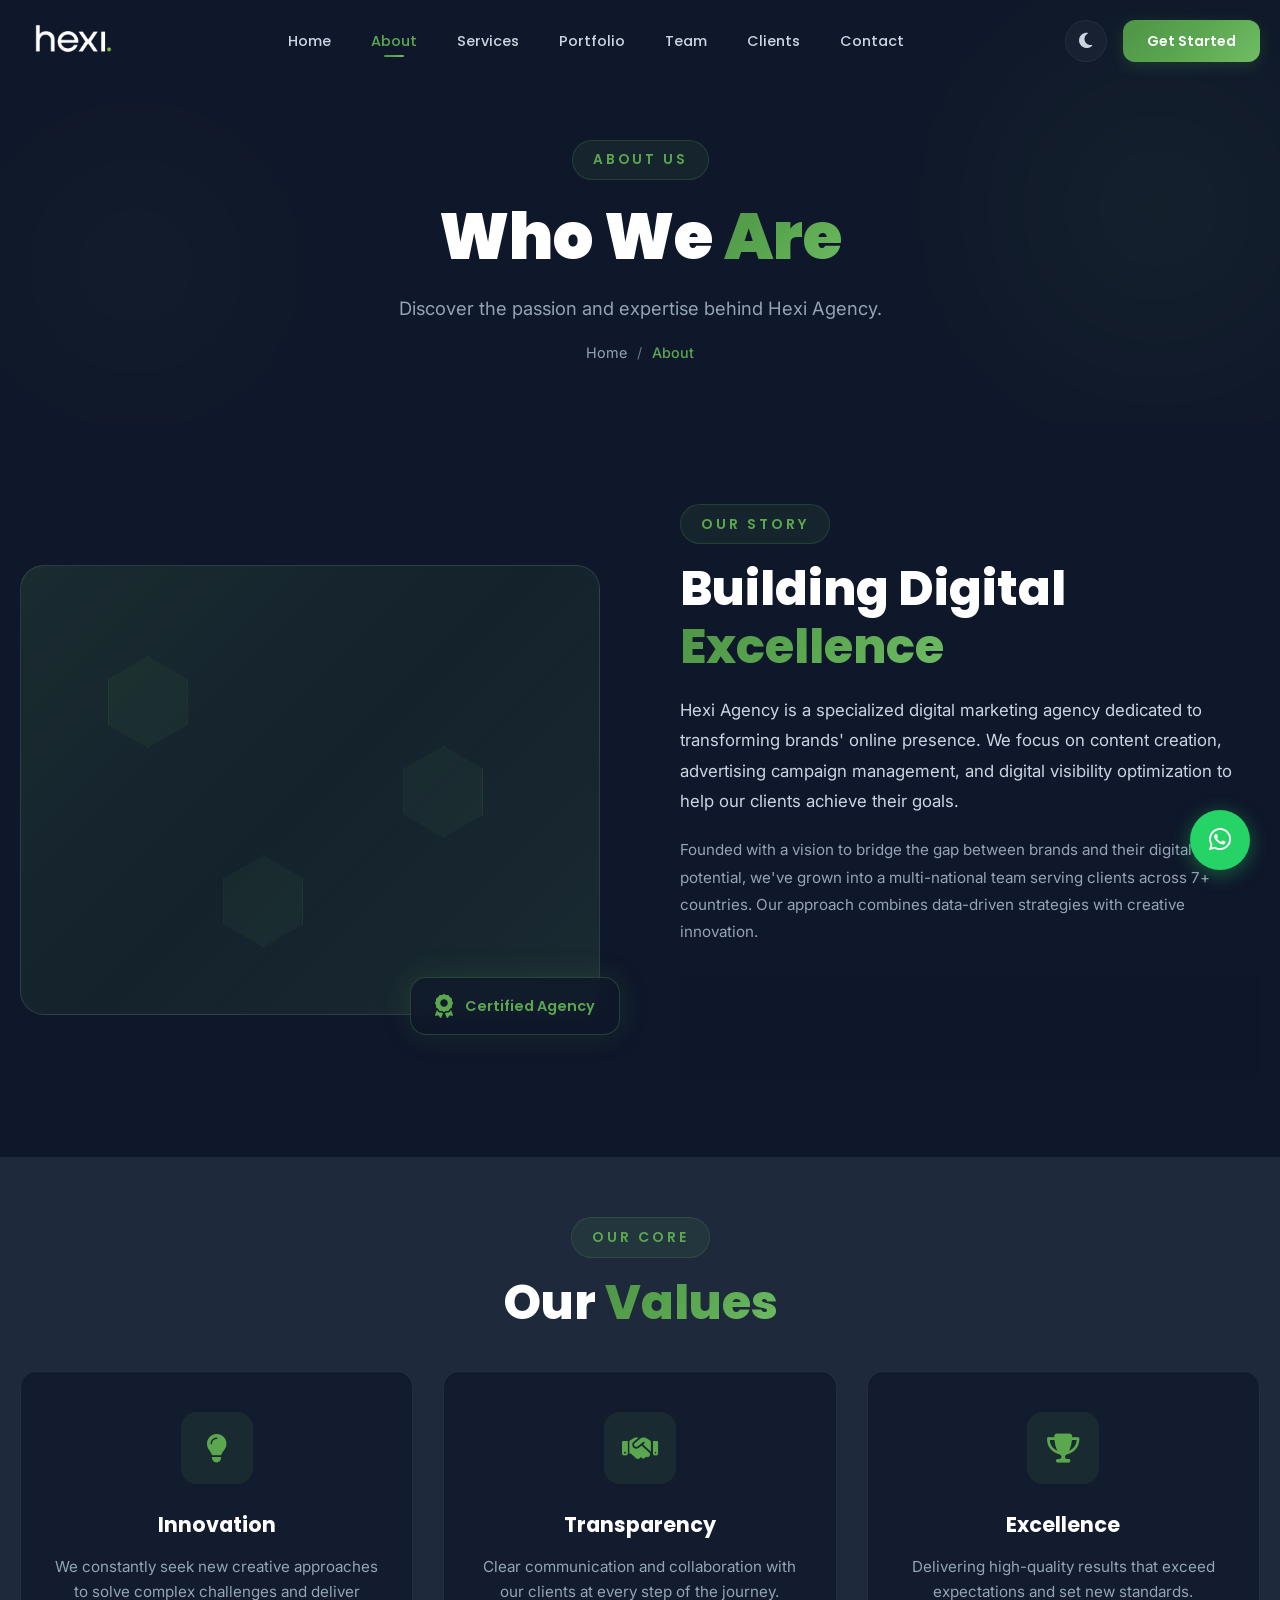
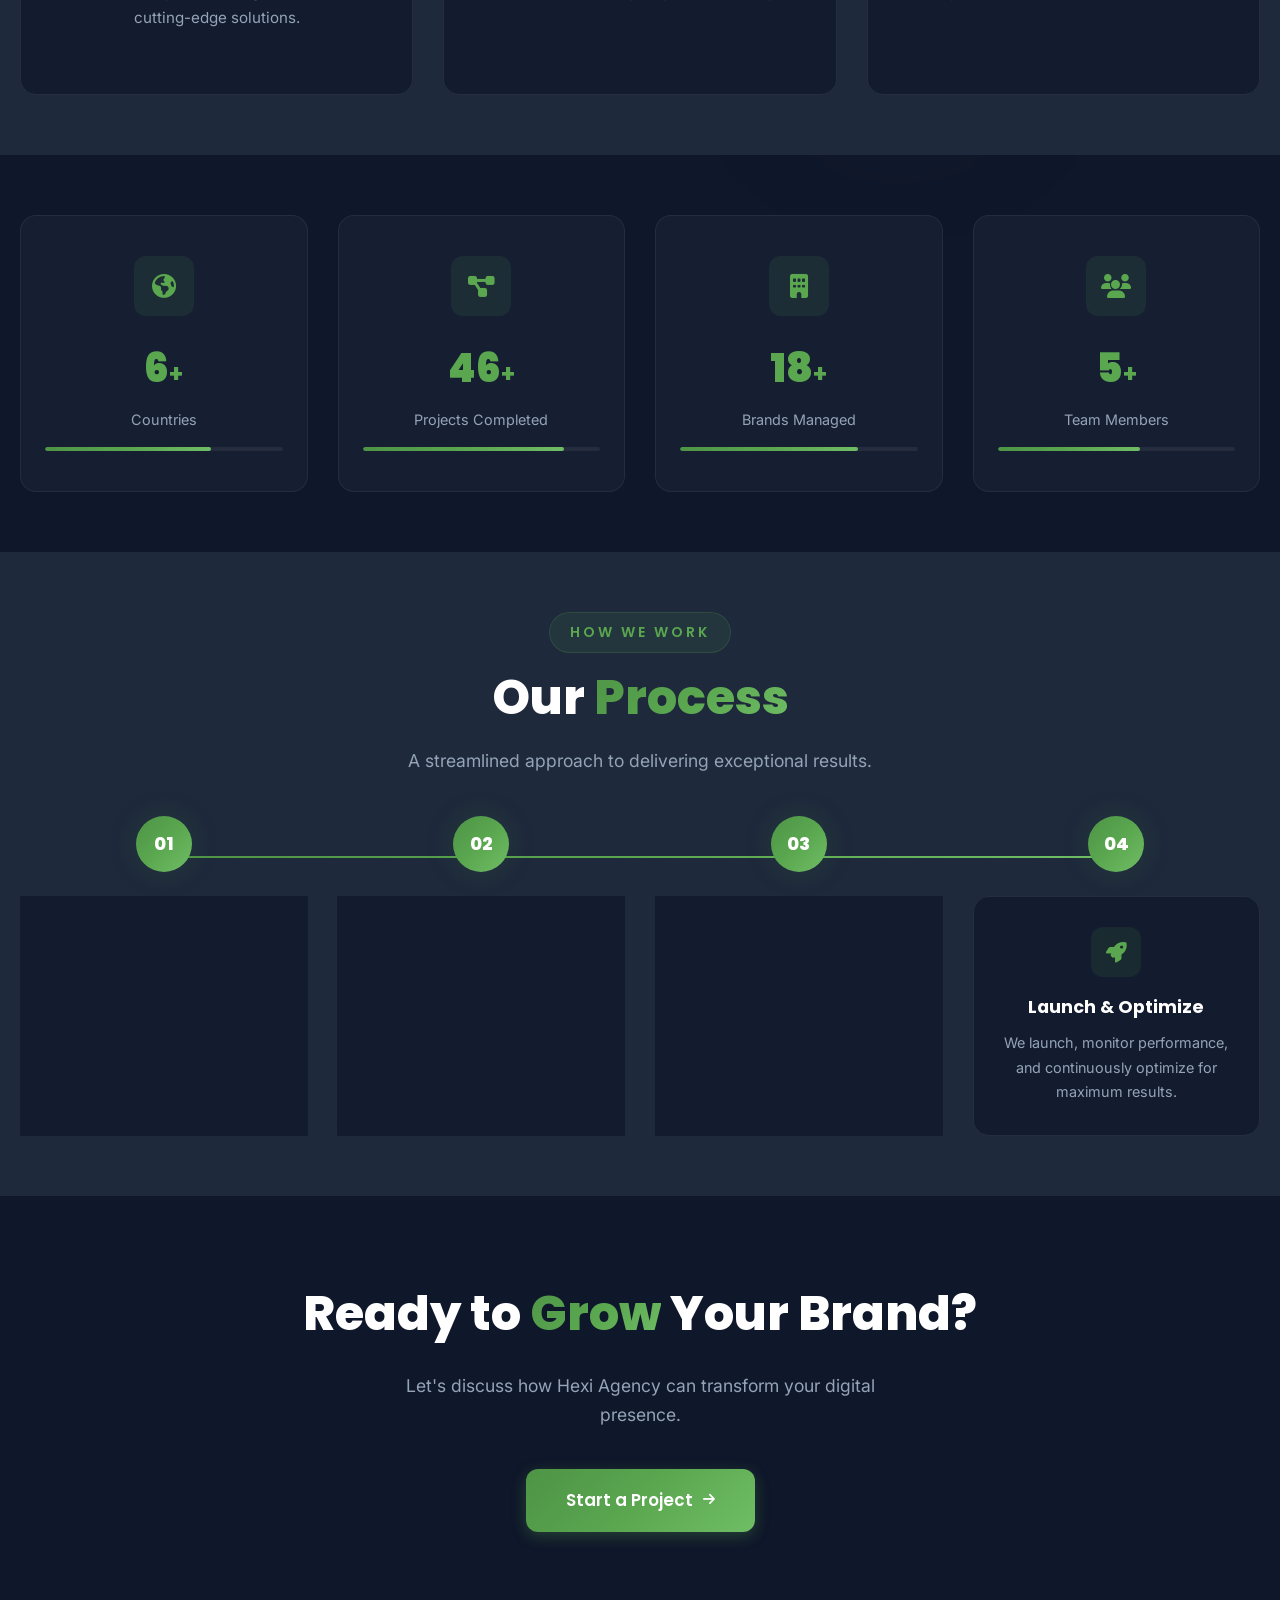
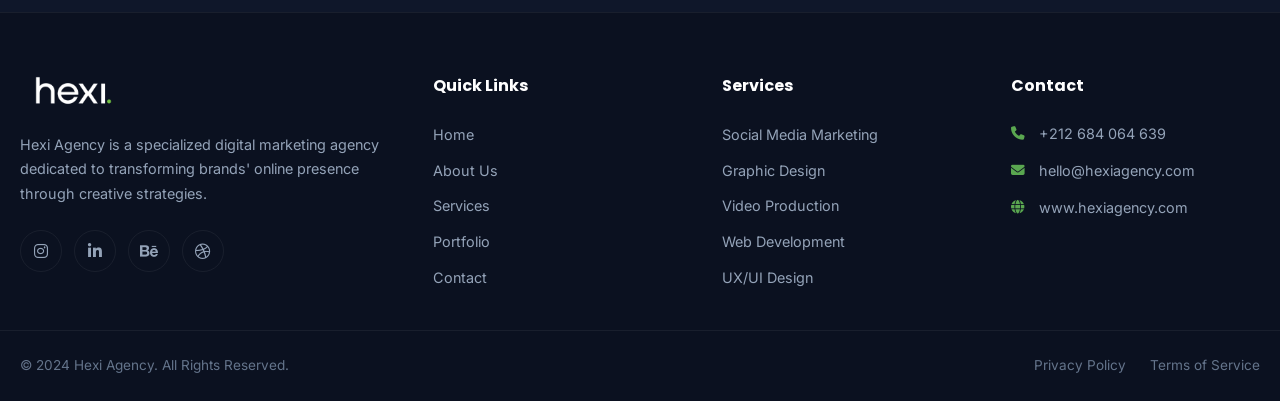
<file: about.html>
<!DOCTYPE html>
<html lang="en" data-theme="dark">
<head>
    <meta charset="UTF-8">
    <meta name="viewport" content="width=device-width, initial-scale=1.0">
    <meta name="description" content="About Hexi Agency - Learn about our digital marketing expertise, values, and team.">
    <title>About Us | Hexi Agency</title>
    <link rel="preconnect" href="https://fonts.googleapis.com">
    <link rel="preconnect" href="https://fonts.gstatic.com" crossorigin>
    <link href="https://fonts.googleapis.com/css2?family=Poppins:wght@300;400;500;600;700;800;900&family=Inter:wght@300;400;500;600;700;800&display=swap" rel="stylesheet">
    <link rel="stylesheet" href="https://cdnjs.cloudflare.com/ajax/libs/font-awesome/6.5.1/css/all.min.css">
    <link rel="stylesheet" href="css/style.css">
    <link rel="stylesheet" href="css/animations.css">
    <link rel="stylesheet" href="css/responsive.css">
</head>
<body>

    <!-- Preloader -->
    <div id="preloader">
        <div class="preloader-inner">
            <div class="preloader-logo">
                <img src="assets/images/hexi-logo.png" alt="Hexi Agency Logo" class="preloader-logo-img">
            </div>
            <div class="preloader-bar">
                <div class="preloader-bar-inner"></div>
            </div>
            <p class="preloader-text">Loading...</p>
        </div>
    </div>

    <!-- Cursor -->
    <div class="custom-cursor"></div>
    <div class="custom-cursor-follower"></div>

    <!-- Navigation -->
    <header id="navbar" class="navbar">
        <div class="nav-container">
            <a href="index.html" class="nav-logo">
                <img src="assets/images/hexi-logo.png" alt="Hexi Agency" class="nav-logo-img">
            </a>
            <nav class="nav-menu" id="navMenu">
                <ul class="nav-list">
                    <li class="nav-item"><a href="index.html" class="nav-link">Home</a></li>
                    <li class="nav-item"><a href="about.html" class="nav-link active">About</a></li>
                    <li class="nav-item"><a href="services.html" class="nav-link">Services</a></li>
                    <li class="nav-item"><a href="portfolio.html" class="nav-link">Portfolio</a></li>
                    <li class="nav-item"><a href="team.html" class="nav-link">Team</a></li>
                    <li class="nav-item"><a href="clients.html" class="nav-link">Clients</a></li>
                    <li class="nav-item"><a href="contact.html" class="nav-link">Contact</a></li>
                </ul>
            </nav>
            <div class="nav-actions">
                <button class="theme-toggle" id="themeToggle" aria-label="Toggle Theme">
                    <i class="fas fa-moon" id="themeIcon"></i>
                </button>
                <a href="contact.html" class="nav-cta-btn">Get Started</a>
                <button class="nav-hamburger" id="navHamburger" aria-label="Toggle Menu">
                    <span class="hamburger-line"></span>
                    <span class="hamburger-line"></span>
                    <span class="hamburger-line"></span>
                </button>
            </div>
        </div>
    </header>

    <!-- Mobile Menu Overlay -->
    <div class="mobile-menu-overlay" id="mobileMenuOverlay">
        <div class="mobile-menu-content">
            <ul class="mobile-nav-list">
                <li><a href="index.html" class="mobile-nav-link">Home</a></li>
                <li><a href="about.html" class="mobile-nav-link active">About</a></li>
                <li><a href="services.html" class="mobile-nav-link">Services</a></li>
                <li><a href="portfolio.html" class="mobile-nav-link">Portfolio</a></li>
                <li><a href="team.html" class="mobile-nav-link">Team</a></li>
                <li><a href="clients.html" class="mobile-nav-link">Clients</a></li>
                <li><a href="contact.html" class="mobile-nav-link">Contact</a></li>
            </ul>
            <div class="mobile-menu-footer">
                <div class="mobile-social-links">
                    <a href="https://instagram.com/hexi.agency" target="_blank"><i class="fab fa-instagram"></i></a>
                    <a href="#"><i class="fab fa-linkedin-in"></i></a>
                    <a href="#"><i class="fab fa-behance"></i></a>
                </div>
                <p class="mobile-menu-email">hello@hexiagency.com</p>
            </div>
        </div>
    </div>

    <main>
        <!-- Page Hero -->
        <section class="page-hero">
            <div class="page-hero-bg">
                <div class="hero-gradient-orb hero-orb-1"></div>
                <div class="hero-gradient-orb hero-orb-2"></div>
            </div>
            <div class="container">
                <div class="page-hero-content text-center">
                    <span class="page-hero-tag reveal-up">About Us</span>
                    <h1 class="page-hero-title reveal-up">
                        Who We <span class="text-gradient">Are</span>
                    </h1>
                    <p class="page-hero-subtitle reveal-up">
                        Discover the passion and expertise behind Hexi Agency.
                    </p>
                    <div class="page-breadcrumb reveal-up">
                        <a href="index.html">Home</a>
                        <span class="breadcrumb-separator">/</span>
                        <span>About</span>
                    </div>
                </div>
            </div>
        </section>

        <!-- Who We Are -->
        <section class="section about-main-section">
            <div class="container">
                <div class="about-main-wrapper">
                    <div class="about-main-visual reveal-left">
                        <div class="about-main-image-wrapper">
                            <div class="about-main-img-placeholder">
                                <div class="about-hex-pattern">
                                    <div class="hex-item hex-about-1"></div>
                                    <div class="hex-item hex-about-2"></div>
                                    <div class="hex-item hex-about-3"></div>
                                </div>
                                <div class="about-icon-center">
                                    <i class="fas fa-hexagon-check"></i>
                                </div>
                            </div>
                            <div class="about-floating-badge">
                                <i class="fas fa-award"></i>
                                <span>Certified Agency</span>
                            </div>
                        </div>
                    </div>

                    <div class="about-main-content reveal-right">
                        <span class="section-tag">Our Story</span>
                        <h2 class="section-title">
                            Building Digital
                            <span class="text-gradient">Excellence</span>
                        </h2>
                        <p class="about-text-main">
                            Hexi Agency is a specialized digital marketing agency dedicated to
                            transforming brands' online presence. We focus on content creation,
                            advertising campaign management, and digital visibility optimization
                            to help our clients achieve their goals.
                        </p>
                        <p class="about-text-secondary">
                            Founded with a vision to bridge the gap between brands and their
                            digital potential, we've grown into a multi-national team serving
                            clients across 7+ countries. Our approach combines data-driven
                            strategies with creative innovation.
                        </p>
                        <div class="about-highlight-box glass-card">
                            <div class="about-highlight-icon">
                                <i class="fas fa-quote-left"></i>
                            </div>
                            <p>
                                "Our mission is to empower brands with the digital tools and
                                strategies they need to thrive in today's connected world."
                            </p>
                        </div>
                    </div>
                </div>
            </div>
        </section>

        <!-- Our Values -->
        <section class="section values-section">
            <div class="container">
                <div class="section-header text-center">
                    <span class="section-tag reveal-up">Our Core</span>
                    <h2 class="section-title reveal-up">
                        Our <span class="text-gradient">Values</span>
                    </h2>
                </div>

                <div class="values-grid">
                    <div class="value-card glass-card reveal-up" data-delay="0">
                        <div class="value-icon">
                            <i class="fas fa-lightbulb"></i>
                        </div>
                        <h3>Innovation</h3>
                        <p>We constantly seek new creative approaches to solve complex challenges and deliver cutting-edge solutions.</p>
                        <div class="value-line"></div>
                    </div>

                    <div class="value-card glass-card reveal-up" data-delay="150">
                        <div class="value-icon">
                            <i class="fas fa-handshake"></i>
                        </div>
                        <h3>Transparency</h3>
                        <p>Clear communication and collaboration with our clients at every step of the journey.</p>
                        <div class="value-line"></div>
                    </div>

                    <div class="value-card glass-card reveal-up" data-delay="300">
                        <div class="value-icon">
                            <i class="fas fa-trophy"></i>
                        </div>
                        <h3>Excellence</h3>
                        <p>Delivering high-quality results that exceed expectations and set new standards.</p>
                        <div class="value-line"></div>
                    </div>
                </div>
            </div>
        </section>

        <!-- Statistics Section -->
        <section class="section stats-section">
            <div class="stats-bg-effects">
                <div class="stats-orb stats-orb-1"></div>
                <div class="stats-orb stats-orb-2"></div>
            </div>
            <div class="container">
                <div class="stats-grid">
                    <div class="stat-card reveal-up" data-delay="0">
                        <div class="stat-icon">
                            <i class="fas fa-globe-americas"></i>
                        </div>
                        <div class="stat-number">
                            <span class="counter" data-count="7">0</span><span class="stat-plus">+</span>
                        </div>
                        <p class="stat-label">Countries</p>
                        <div class="stat-bar">
                            <div class="stat-bar-fill" data-width="70"></div>
                        </div>
                    </div>

                    <div class="stat-card reveal-up" data-delay="150">
                        <div class="stat-icon">
                            <i class="fas fa-project-diagram"></i>
                        </div>
                        <div class="stat-number">
                            <span class="counter" data-count="50">0</span><span class="stat-plus">+</span>
                        </div>
                        <p class="stat-label">Projects Completed</p>
                        <div class="stat-bar">
                            <div class="stat-bar-fill" data-width="85"></div>
                        </div>
                    </div>

                    <div class="stat-card reveal-up" data-delay="300">
                        <div class="stat-icon">
                            <i class="fas fa-building"></i>
                        </div>
                        <div class="stat-number">
                            <span class="counter" data-count="20">0</span><span class="stat-plus">+</span>
                        </div>
                        <p class="stat-label">Brands Managed</p>
                        <div class="stat-bar">
                            <div class="stat-bar-fill" data-width="75"></div>
                        </div>
                    </div>

                    <div class="stat-card reveal-up" data-delay="450">
                        <div class="stat-icon">
                            <i class="fas fa-users"></i>
                        </div>
                        <div class="stat-number">
                            <span class="counter" data-count="6">0</span><span class="stat-plus">+</span>
                        </div>
                        <p class="stat-label">Team Members</p>
                        <div class="stat-bar">
                            <div class="stat-bar-fill" data-width="60"></div>
                        </div>
                    </div>
                </div>
            </div>
        </section>

        <!-- Process Section -->
        <section class="section process-section">
            <div class="container">
                <div class="section-header text-center">
                    <span class="section-tag reveal-up">How We Work</span>
                    <h2 class="section-title reveal-up">
                        Our <span class="text-gradient">Process</span>
                    </h2>
                    <p class="section-description reveal-up">
                        A streamlined approach to delivering exceptional results.
                    </p>
                </div>

                <div class="process-timeline">
                    <div class="process-line"></div>

                    <div class="process-step reveal-up" data-delay="0">
                        <div class="process-step-number">01</div>
                        <div class="process-step-content glass-card">
                            <div class="process-icon">
                                <i class="fas fa-search"></i>
                            </div>
                            <h3>Discovery</h3>
                            <p>We learn about your brand, goals, audience, and challenges to create a tailored strategy.</p>
                        </div>
                    </div>

                    <div class="process-step reveal-up" data-delay="150">
                        <div class="process-step-number">02</div>
                        <div class="process-step-content glass-card">
                            <div class="process-icon">
                                <i class="fas fa-pencil-ruler"></i>
                            </div>
                            <h3>Strategy & Design</h3>
                            <p>We craft a comprehensive plan and design creative solutions aligned with your vision.</p>
                        </div>
                    </div>

                    <div class="process-step reveal-up" data-delay="300">
                        <div class="process-step-number">03</div>
                        <div class="process-step-content glass-card">
                            <div class="process-icon">
                                <i class="fas fa-cogs"></i>
                            </div>
                            <h3>Development</h3>
                            <p>We bring the strategy to life with precision execution and attention to every detail.</p>
                        </div>
                    </div>

                    <div class="process-step reveal-up" data-delay="450">
                        <div class="process-step-number">04</div>
                        <div class="process-step-content glass-card">
                            <div class="process-icon">
                                <i class="fas fa-rocket"></i>
                            </div>
                            <h3>Launch & Optimize</h3>
                            <p>We launch, monitor performance, and continuously optimize for maximum results.</p>
                        </div>
                    </div>
                </div>
            </div>
        </section>

        <!-- CTA -->
        <section class="section cta-section">
            <div class="cta-bg-effects">
                <div class="cta-orb cta-orb-1"></div>
                <div class="cta-orb cta-orb-2"></div>
            </div>
            <div class="container">
                <div class="cta-content text-center">
                    <h2 class="cta-title reveal-up">
                        Ready to <span class="text-gradient">Grow</span> Your Brand?
                    </h2>
                    <p class="cta-description reveal-up">
                        Let's discuss how Hexi Agency can transform your digital presence.
                    </p>
                    <div class="cta-buttons reveal-up">
                        <a href="contact.html" class="btn btn-primary btn-lg">
                            <span>Start a Project</span>
                            <i class="fas fa-arrow-right"></i>
                        </a>
                    </div>
                </div>
            </div>
        </section>
    </main>

    <!-- Footer -->
    <footer class="footer">
        <div class="footer-top">
            <div class="container">
                <div class="footer-grid">
                    <div class="footer-col footer-about">
                        <a href="index.html" class="footer-logo">
                            <img src="assets/images/hexi-logo.png" alt="Hexi Agency" class="footer-logo-img">
                        </a>
                        <p class="footer-about-text">
                            Hexi Agency is a specialized digital marketing agency dedicated to
                            transforming brands' online presence through creative strategies.
                        </p>
                        <div class="footer-social">
                            <a href="https://instagram.com/hexi.agency" target="_blank" class="footer-social-link"><i class="fab fa-instagram"></i></a>
                            <a href="#" class="footer-social-link"><i class="fab fa-linkedin-in"></i></a>
                            <a href="#" class="footer-social-link"><i class="fab fa-behance"></i></a>
                            <a href="#" class="footer-social-link"><i class="fab fa-dribbble"></i></a>
                        </div>
                    </div>
                    <div class="footer-col">
                        <h4 class="footer-heading">Quick Links</h4>
                        <ul class="footer-links">
                            <li><a href="index.html">Home</a></li>
                            <li><a href="about.html">About Us</a></li>
                            <li><a href="services.html">Services</a></li>
                            <li><a href="portfolio.html">Portfolio</a></li>
                            <li><a href="contact.html">Contact</a></li>
                        </ul>
                    </div>
                    <div class="footer-col">
                        <h4 class="footer-heading">Services</h4>
                        <ul class="footer-links">
                            <li><a href="services.html">Social Media Marketing</a></li>
                            <li><a href="services.html">Graphic Design</a></li>
                            <li><a href="services.html">Video Production</a></li>
                            <li><a href="services.html">Web Development</a></li>
                            <li><a href="services.html">UX/UI Design</a></li>
                        </ul>
                    </div>
                    <div class="footer-col">
                        <h4 class="footer-heading">Contact</h4>
                        <ul class="footer-contact-list">
                            <li><i class="fas fa-phone"></i><a href="tel:+212684064639">+212 684 064 639</a></li>
                            <li><i class="fas fa-envelope"></i><a href="mailto:hello@hexiagency.com">hello@hexiagency.com</a></li>
                            <li><i class="fas fa-globe"></i><a href="https://www.hexiagency.com">www.hexiagency.com</a></li>
                        </ul>
                    </div>
                </div>
            </div>
        </div>
        <div class="footer-bottom">
            <div class="container">
                <div class="footer-bottom-content">
                    <p>&copy; 2024 Hexi Agency. All Rights Reserved.</p>
                    <div class="footer-bottom-links">
                        <a href="#">Privacy Policy</a>
                        <a href="#">Terms of Service</a>
                    </div>
                </div>
            </div>
        </div>
    </footer>

    <a href="https://wa.me/212684064639" target="_blank" class="whatsapp-float" aria-label="Chat on WhatsApp">
        <i class="fab fa-whatsapp"></i>
        <span class="whatsapp-tooltip">Chat with us</span>
    </a>

    <button id="backToTop" class="back-to-top" aria-label="Back to top">
        <i class="fas fa-arrow-up"></i>
    </button>

    <script src="js/main.js"></script>
    <script src="js/animations.js"></script>
</body>
</html>
</file>
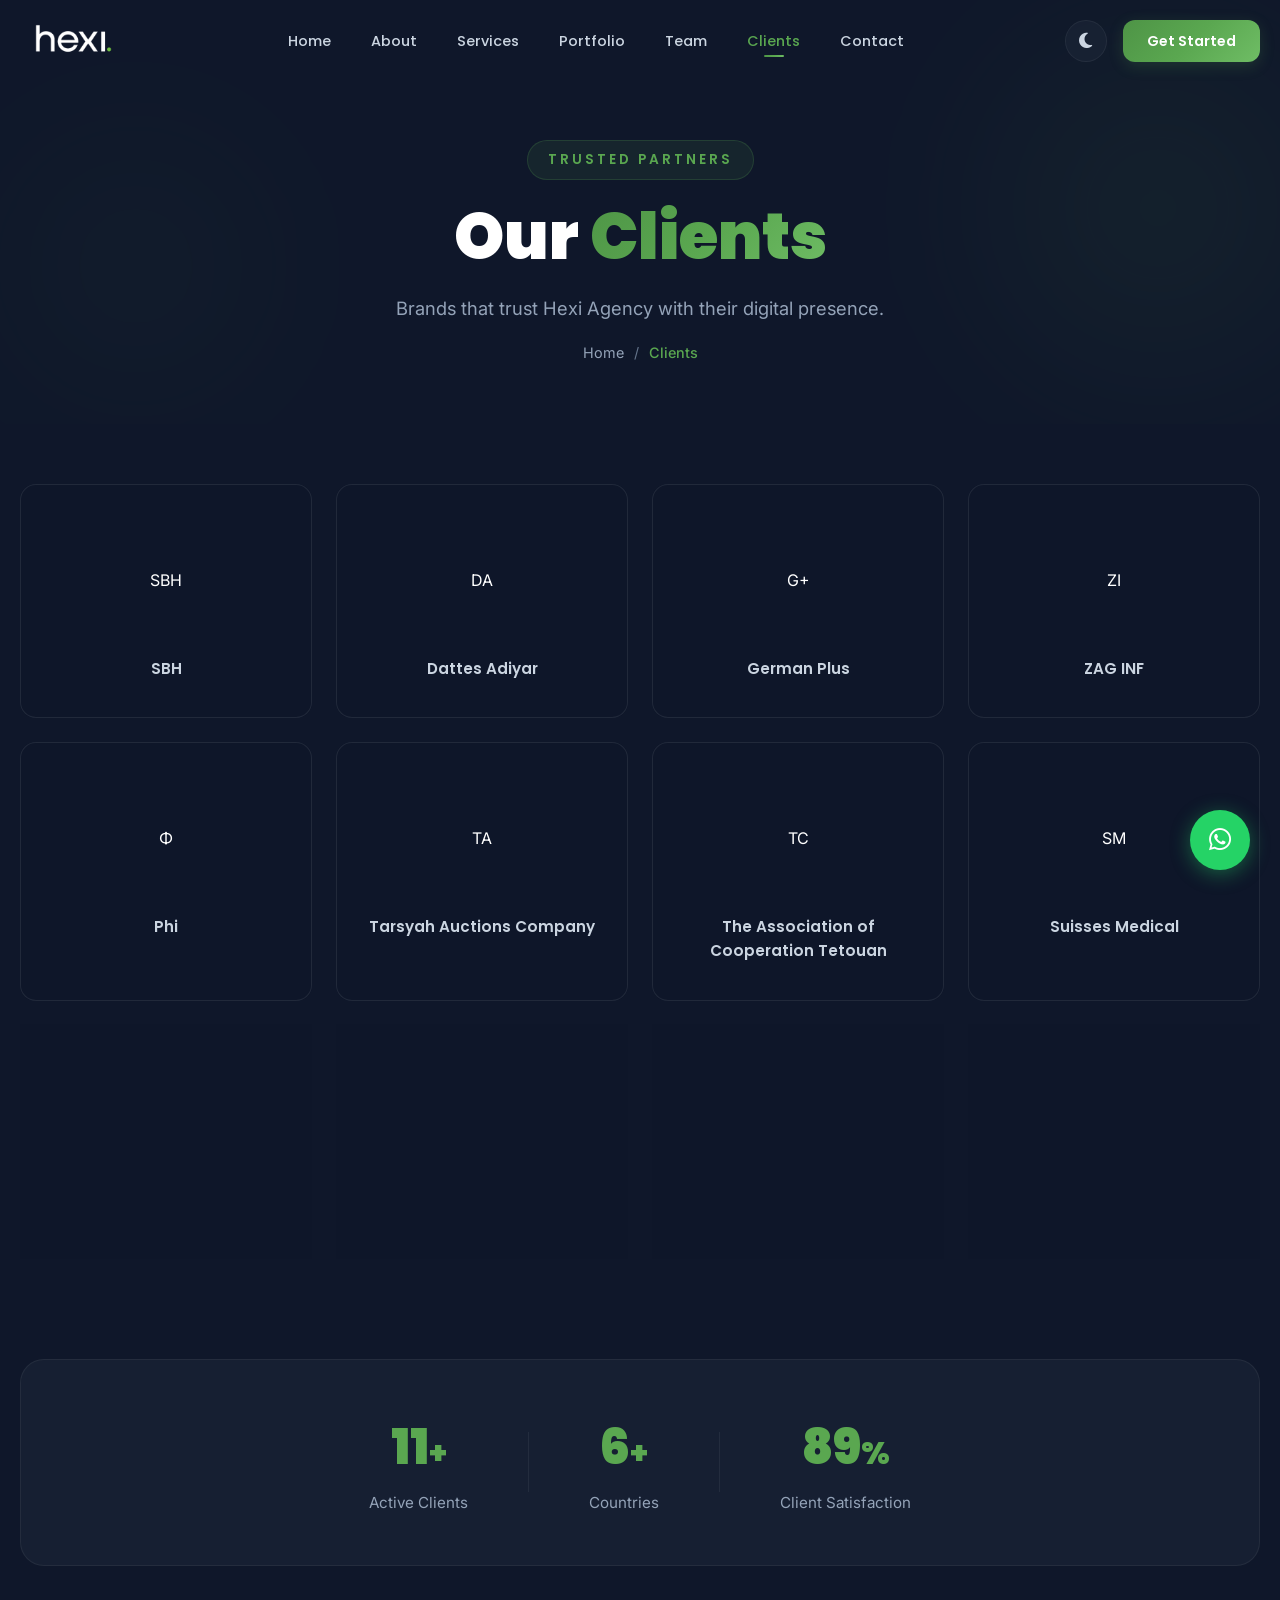
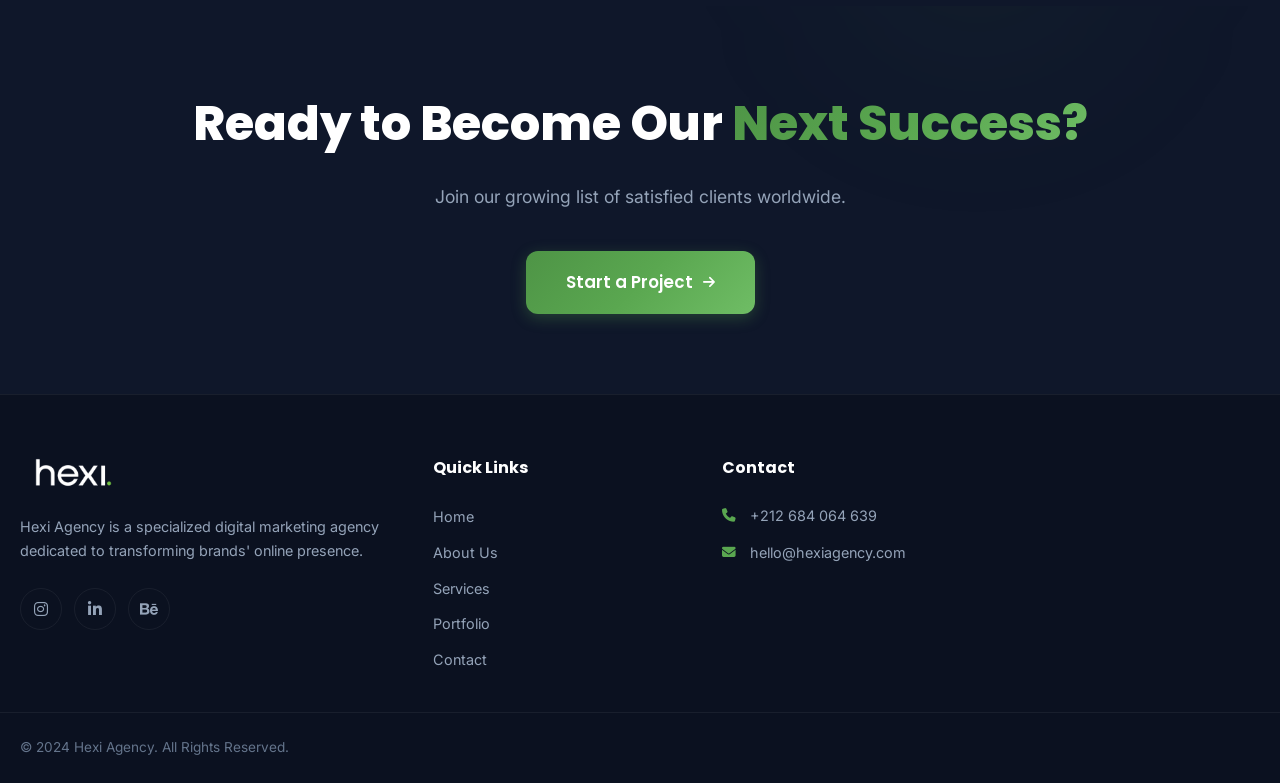
<file: clients.html>
<!DOCTYPE html>
<html lang="en" data-theme="dark">
<head>
    <meta charset="UTF-8">
    <meta name="viewport" content="width=device-width, initial-scale=1.0">
    <meta name="description" content="Hexi Agency Clients - Trusted by leading brands across 7+ countries worldwide.">
    <title>Our Clients | Hexi Agency</title>
    <link rel="preconnect" href="https://fonts.googleapis.com">
    <link rel="preconnect" href="https://fonts.gstatic.com" crossorigin>
    <link href="https://fonts.googleapis.com/css2?family=Poppins:wght@300;400;500;600;700;800;900&family=Inter:wght@300;400;500;600;700;800&display=swap" rel="stylesheet">
    <link rel="stylesheet" href="https://cdnjs.cloudflare.com/ajax/libs/font-awesome/6.5.1/css/all.min.css">
    <link rel="stylesheet" href="css/style.css">
    <link rel="stylesheet" href="css/animations.css">
    <link rel="stylesheet" href="css/responsive.css">
</head>
<body>

    <div id="preloader">
        <div class="preloader-inner">
            <div class="preloader-logo"><img src="assets/images/hexi-logo.png" alt="Hexi Agency" class="preloader-logo-img"></div>
            <div class="preloader-bar"><div class="preloader-bar-inner"></div></div>
            <p class="preloader-text">Loading...</p>
        </div>
    </div>

    <div class="custom-cursor"></div>
    <div class="custom-cursor-follower"></div>

    <header id="navbar" class="navbar">
        <div class="nav-container">
            <a href="index.html" class="nav-logo"><img src="assets/images/hexi-logo.png" alt="Hexi Agency" class="nav-logo-img"></a>
            <nav class="nav-menu" id="navMenu">
                <ul class="nav-list">
                    <li class="nav-item"><a href="index.html" class="nav-link">Home</a></li>
                    <li class="nav-item"><a href="about.html" class="nav-link">About</a></li>
                    <li class="nav-item"><a href="services.html" class="nav-link">Services</a></li>
                    <li class="nav-item"><a href="portfolio.html" class="nav-link">Portfolio</a></li>
                    <li class="nav-item"><a href="team.html" class="nav-link">Team</a></li>
                    <li class="nav-item"><a href="clients.html" class="nav-link active">Clients</a></li>
                    <li class="nav-item"><a href="contact.html" class="nav-link">Contact</a></li>
                </ul>
            </nav>
            <div class="nav-actions">
                <button class="theme-toggle" id="themeToggle" aria-label="Toggle Theme"><i class="fas fa-moon" id="themeIcon"></i></button>
                <a href="contact.html" class="nav-cta-btn">Get Started</a>
                <button class="nav-hamburger" id="navHamburger" aria-label="Toggle Menu">
                    <span class="hamburger-line"></span><span class="hamburger-line"></span><span class="hamburger-line"></span>
                </button>
            </div>
        </div>
    </header>

    <div class="mobile-menu-overlay" id="mobileMenuOverlay">
        <div class="mobile-menu-content">
            <ul class="mobile-nav-list">
                <li><a href="index.html" class="mobile-nav-link">Home</a></li>
                <li><a href="about.html" class="mobile-nav-link">About</a></li>
                <li><a href="services.html" class="mobile-nav-link">Services</a></li>
                <li><a href="portfolio.html" class="mobile-nav-link">Portfolio</a></li>
                <li><a href="team.html" class="mobile-nav-link">Team</a></li>
                <li><a href="clients.html" class="mobile-nav-link active">Clients</a></li>
                <li><a href="contact.html" class="mobile-nav-link">Contact</a></li>
            </ul>
            <div class="mobile-menu-footer">
                <div class="mobile-social-links">
                    <a href="https://instagram.com/hexi.agency" target="_blank"><i class="fab fa-instagram"></i></a>
                    <a href="#"><i class="fab fa-linkedin-in"></i></a>
                </div>
                <p class="mobile-menu-email">hello@hexiagency.com</p>
            </div>
        </div>
    </div>

    <main>
        <!-- Page Hero -->
        <section class="page-hero">
            <div class="page-hero-bg">
                <div class="hero-gradient-orb hero-orb-1"></div>
                <div class="hero-gradient-orb hero-orb-2"></div>
            </div>
            <div class="container">
                <div class="page-hero-content text-center">
                    <span class="page-hero-tag reveal-up">Trusted Partners</span>
                    <h1 class="page-hero-title reveal-up">
                        Our <span class="text-gradient">Clients</span>
                    </h1>
                    <p class="page-hero-subtitle reveal-up">
                        Brands that trust Hexi Agency with their digital presence.
                    </p>
                    <div class="page-breadcrumb reveal-up">
                        <a href="index.html">Home</a>
                        <span class="breadcrumb-separator">/</span>
                        <span>Clients</span>
                    </div>
                </div>
            </div>
        </section>

        <!-- Clients Grid -->
        <section class="section clients-grid-section">
            <div class="container">
                <div class="clients-full-grid">
                    <!-- Client 1 -->
                    <div class="client-card glass-card reveal-up" data-delay="0">
                        <div class="client-card-inner">
                            <div class="client-logo-placeholder">
                                <span class="client-initials">SBH</span>
                            </div>
                            <h3 class="client-name">SBH</h3>
                        </div>
                    </div>

                    <!-- Client 2 -->
                    <div class="client-card glass-card reveal-up" data-delay="50">
                        <div class="client-card-inner">
                            <div class="client-logo-placeholder">
                                <span class="client-initials">DA</span>
                            </div>
                            <h3 class="client-name">Dattes Adiyar</h3>
                        </div>
                    </div>

                    <!-- Client 3 -->
                    <div class="client-card glass-card reveal-up" data-delay="100">
                        <div class="client-card-inner">
                            <div class="client-logo-placeholder">
                                <span class="client-initials">G+</span>
                            </div>
                            <h3 class="client-name">German Plus</h3>
                        </div>
                    </div>

                    <!-- Client 4 -->
                    <div class="client-card glass-card reveal-up" data-delay="150">
                        <div class="client-card-inner">
                            <div class="client-logo-placeholder">
                                <span class="client-initials">ZI</span>
                            </div>
                            <h3 class="client-name">ZAG INF</h3>
                        </div>
                    </div>

                    <!-- Client 5 -->
                    <div class="client-card glass-card reveal-up" data-delay="0">
                        <div class="client-card-inner">
                            <div class="client-logo-placeholder">
                                <span class="client-initials">Φ</span>
                            </div>
                            <h3 class="client-name">Phi</h3>
                        </div>
                    </div>

                    <!-- Client 6 -->
                    <div class="client-card glass-card reveal-up" data-delay="50">
                        <div class="client-card-inner">
                            <div class="client-logo-placeholder">
                                <span class="client-initials">TA</span>
                            </div>
                            <h3 class="client-name">Tarsyah Auctions Company</h3>
                        </div>
                    </div>

                    <!-- Client 7 -->
                    <div class="client-card glass-card reveal-up" data-delay="100">
                        <div class="client-card-inner">
                            <div class="client-logo-placeholder">
                                <span class="client-initials">TC</span>
                            </div>
                            <h3 class="client-name">The Association of Cooperation Tetouan</h3>
                        </div>
                    </div>

                    <!-- Client 8 -->
                    <div class="client-card glass-card reveal-up" data-delay="150">
                        <div class="client-card-inner">
                            <div class="client-logo-placeholder">
                                <span class="client-initials">SM</span>
                            </div>
                            <h3 class="client-name">Suisses Medical</h3>
                        </div>
                    </div>

                    <!-- Client 9 -->
                    <div class="client-card glass-card reveal-up" data-delay="0">
                        <div class="client-card-inner">
                            <div class="client-logo-placeholder">
                                <span class="client-initials">CE</span>
                            </div>
                            <h3 class="client-name">CEFP</h3>
                        </div>
                    </div>

                    <!-- Client 10 -->
                    <div class="client-card glass-card reveal-up" data-delay="50">
                        <div class="client-card-inner">
                            <div class="client-logo-placeholder">
                                <span class="client-initials">SL</span>
                            </div>
                            <h3 class="client-name">Smart Life Tech</h3>
                        </div>
                    </div>

                    <!-- Client 11 -->
                    <div class="client-card glass-card reveal-up" data-delay="100">
                        <div class="client-card-inner">
                            <div class="client-logo-placeholder">
                                <span class="client-initials">MB</span>
                            </div>
                            <h3 class="client-name">MBR Mauritania</h3>
                        </div>
                    </div>

                    <!-- Client 12 -->
                    <div class="client-card glass-card reveal-up" data-delay="150">
                        <div class="client-card-inner">
                            <div class="client-logo-placeholder">
                                <span class="client-initials">SA</span>
                            </div>
                            <h3 class="client-name">Saaha</h3>
                        </div>
                    </div>
                </div>
            </div>
        </section>

        <!-- Testimonial/Trust Section -->
        <section class="section trust-section">
            <div class="container">
                <div class="trust-content text-center">
                    <div class="trust-numbers reveal-up">
                        <div class="trust-stat">
                            <span class="trust-number counter" data-count="12">0</span><span class="trust-plus">+</span>
                            <p>Active Clients</p>
                        </div>
                        <div class="trust-divider"></div>
                        <div class="trust-stat">
                            <span class="trust-number counter" data-count="7">0</span><span class="trust-plus">+</span>
                            <p>Countries</p>
                        </div>
                        <div class="trust-divider"></div>
                        <div class="trust-stat">
                            <span class="trust-number counter" data-count="95">0</span><span class="trust-plus">%</span>
                            <p>Client Satisfaction</p>
                        </div>
                    </div>
                </div>
            </div>
        </section>

        <!-- CTA -->
        <section class="section cta-section">
            <div class="cta-bg-effects">
                <div class="cta-orb cta-orb-1"></div>
                <div class="cta-orb cta-orb-2"></div>
            </div>
            <div class="container">
                <div class="cta-content text-center">
                    <h2 class="cta-title reveal-up">
                        Ready to Become Our <span class="text-gradient">Next Success?</span>
                    </h2>
                    <p class="cta-description reveal-up">
                        Join our growing list of satisfied clients worldwide.
                    </p>
                    <div class="cta-buttons reveal-up">
                        <a href="contact.html" class="btn btn-primary btn-lg">
                            <span>Start a Project</span>
                            <i class="fas fa-arrow-right"></i>
                        </a>
                    </div>
                </div>
            </div>
        </section>
    </main>

    <!-- Footer -->
    <footer class="footer">
        <div class="footer-top">
            <div class="container">
                <div class="footer-grid">
                    <div class="footer-col footer-about">
                        <a href="index.html" class="footer-logo"><img src="assets/images/hexi-logo.png" alt="Hexi Agency" class="footer-logo-img"></a>
                        <p class="footer-about-text">Hexi Agency is a specialized digital marketing agency dedicated to transforming brands' online presence.</p>
                        <div class="footer-social">
                            <a href="https://instagram.com/hexi.agency" target="_blank" class="footer-social-link"><i class="fab fa-instagram"></i></a>
                            <a href="#" class="footer-social-link"><i class="fab fa-linkedin-in"></i></a>
                            <a href="#" class="footer-social-link"><i class="fab fa-behance"></i></a>
                        </div>
                    </div>
                    <div class="footer-col">
                        <h4 class="footer-heading">Quick Links</h4>
                        <ul class="footer-links">
                            <li><a href="index.html">Home</a></li>
                            <li><a href="about.html">About Us</a></li>
                            <li><a href="services.html">Services</a></li>
                            <li><a href="portfolio.html">Portfolio</a></li>
                            <li><a href="contact.html">Contact</a></li>
                        </ul>
                    </div>
                    <div class="footer-col">
                        <h4 class="footer-heading">Contact</h4>
                        <ul class="footer-contact-list">
                            <li><i class="fas fa-phone"></i><a href="tel:+212684064639">+212 684 064 639</a></li>
                            <li><i class="fas fa-envelope"></i><a href="mailto:hello@hexiagency.com">hello@hexiagency.com</a></li>
                        </ul>
                    </div>
                </div>
            </div>
        </div>
        <div class="footer-bottom">
            <div class="container">
                <div class="footer-bottom-content">
                    <p>&copy; 2024 Hexi Agency. All Rights Reserved.</p>
                </div>
            </div>
        </div>
    </footer>

    <a href="https://wa.me/212684064639" target="_blank" class="whatsapp-float" aria-label="Chat on WhatsApp">
        <i class="fab fa-whatsapp"></i>
        <span class="whatsapp-tooltip">Chat with us</span>
    </a>

    <button id="backToTop" class="back-to-top" aria-label="Back to top"><i class="fas fa-arrow-up"></i></button>

    <script src="js/main.js"></script>
    <script src="js/animations.js"></script>
</body>
</html>
</file>
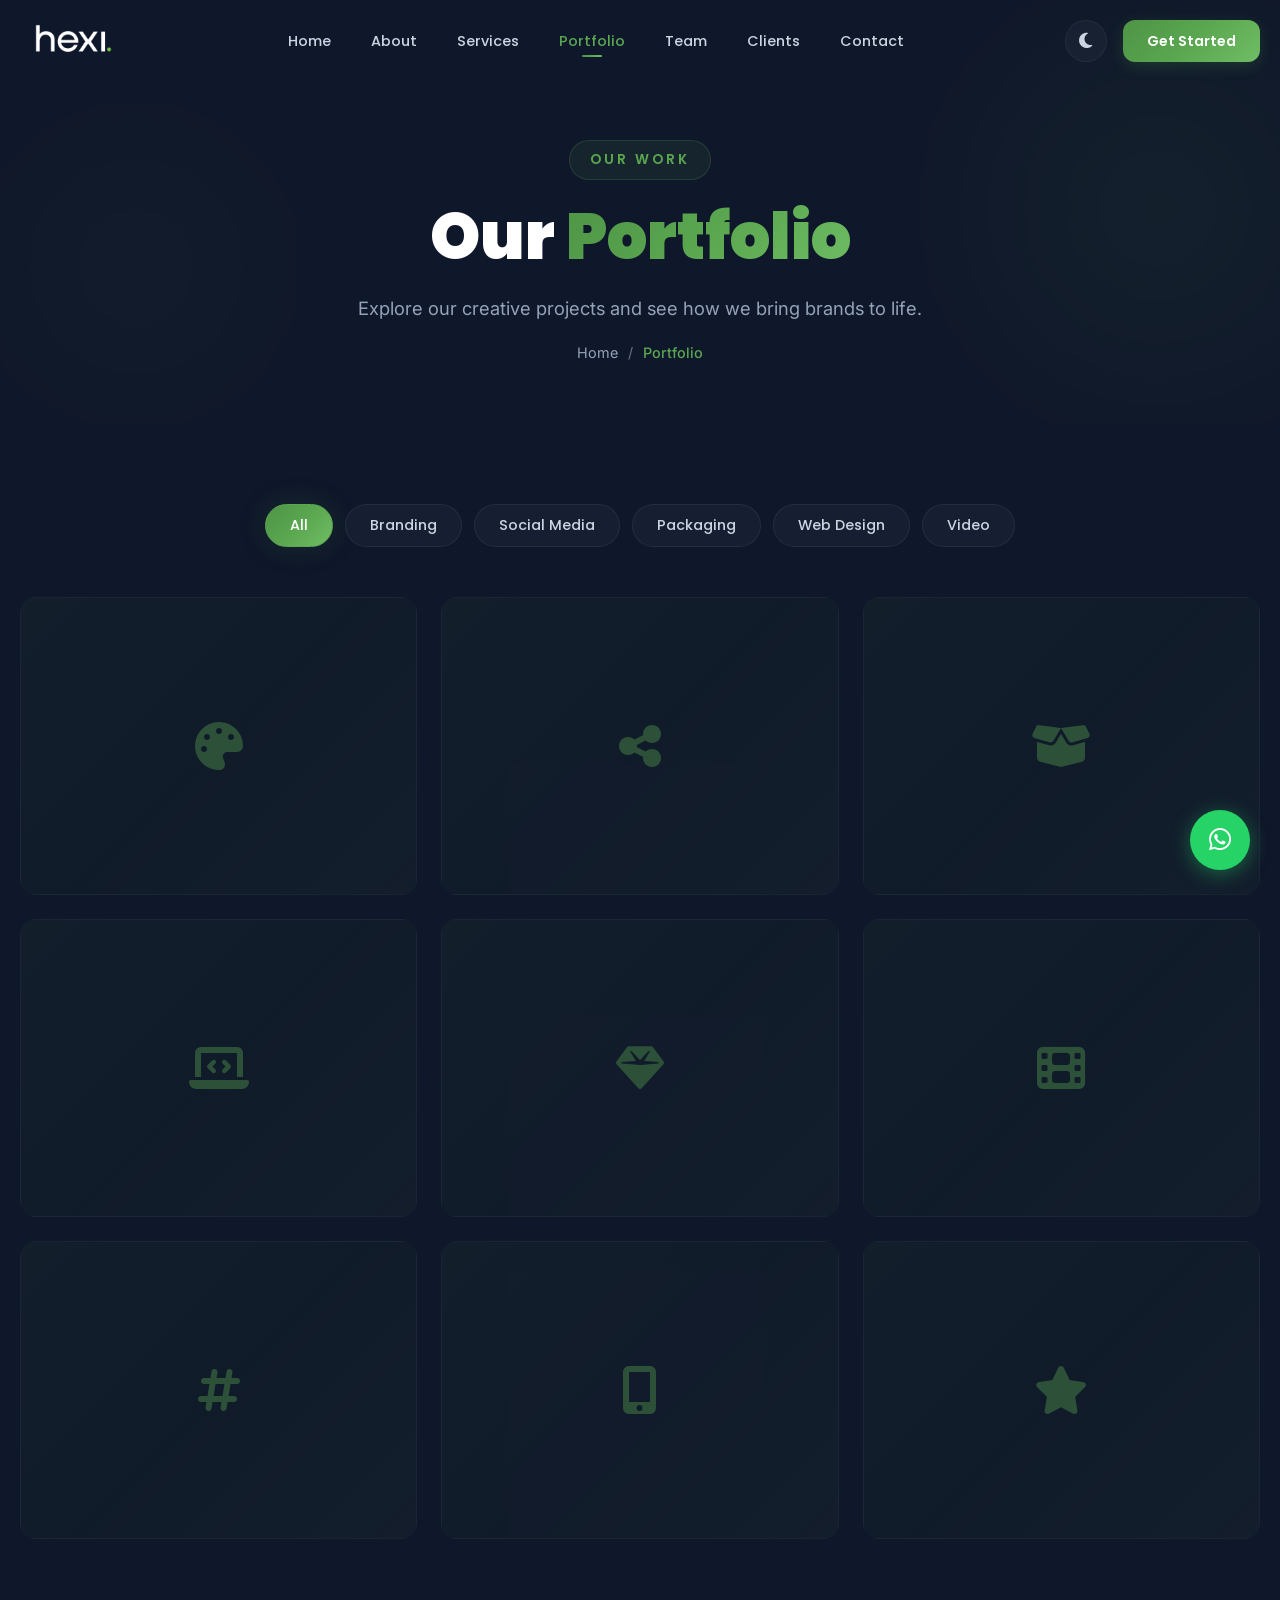
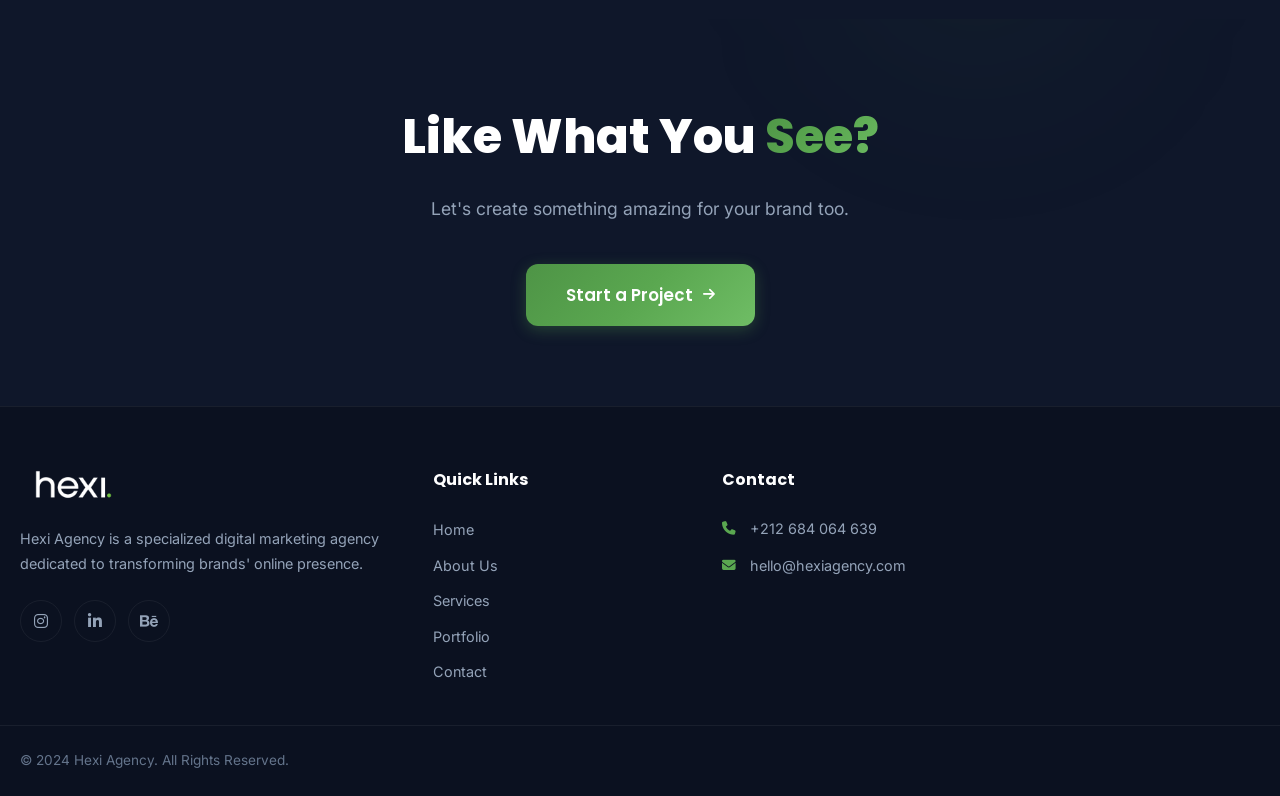
<file: portfolio.html>
<!DOCTYPE html>
<html lang="en" data-theme="dark">
<head>
    <meta charset="UTF-8">
    <meta name="viewport" content="width=device-width, initial-scale=1.0">
    <meta name="description" content="Hexi Agency Portfolio - Explore our creative work in branding, social media, web design, and video production.">
    <title>Portfolio | Hexi Agency</title>
    <link rel="preconnect" href="https://fonts.googleapis.com">
    <link rel="preconnect" href="https://fonts.gstatic.com" crossorigin>
    <link href="https://fonts.googleapis.com/css2?family=Poppins:wght@300;400;500;600;700;800;900&family=Inter:wght@300;400;500;600;700;800&display=swap" rel="stylesheet">
    <link rel="stylesheet" href="https://cdnjs.cloudflare.com/ajax/libs/font-awesome/6.5.1/css/all.min.css">
    <link rel="stylesheet" href="css/style.css">
    <link rel="stylesheet" href="css/animations.css">
    <link rel="stylesheet" href="css/responsive.css">
</head>
<body>

    <div id="preloader">
        <div class="preloader-inner">
            <div class="preloader-logo"><img src="assets/images/hexi-logo.png" alt="Hexi Agency" class="preloader-logo-img"></div>
            <div class="preloader-bar"><div class="preloader-bar-inner"></div></div>
            <p class="preloader-text">Loading...</p>
        </div>
    </div>

    <div class="custom-cursor"></div>
    <div class="custom-cursor-follower"></div>

    <header id="navbar" class="navbar">
        <div class="nav-container">
            <a href="index.html" class="nav-logo"><img src="assets/images/hexi-logo.png" alt="Hexi Agency" class="nav-logo-img"></a>
            <nav class="nav-menu" id="navMenu">
                <ul class="nav-list">
                    <li class="nav-item"><a href="index.html" class="nav-link">Home</a></li>
                    <li class="nav-item"><a href="about.html" class="nav-link">About</a></li>
                    <li class="nav-item"><a href="services.html" class="nav-link">Services</a></li>
                    <li class="nav-item"><a href="portfolio.html" class="nav-link active">Portfolio</a></li>
                    <li class="nav-item"><a href="team.html" class="nav-link">Team</a></li>
                    <li class="nav-item"><a href="clients.html" class="nav-link">Clients</a></li>
                    <li class="nav-item"><a href="contact.html" class="nav-link">Contact</a></li>
                </ul>
            </nav>
            <div class="nav-actions">
                <button class="theme-toggle" id="themeToggle" aria-label="Toggle Theme"><i class="fas fa-moon" id="themeIcon"></i></button>
                <a href="contact.html" class="nav-cta-btn">Get Started</a>
                <button class="nav-hamburger" id="navHamburger" aria-label="Toggle Menu">
                    <span class="hamburger-line"></span><span class="hamburger-line"></span><span class="hamburger-line"></span>
                </button>
            </div>
        </div>
    </header>

    <div class="mobile-menu-overlay" id="mobileMenuOverlay">
        <div class="mobile-menu-content">
            <ul class="mobile-nav-list">
                <li><a href="index.html" class="mobile-nav-link">Home</a></li>
                <li><a href="about.html" class="mobile-nav-link">About</a></li>
                <li><a href="services.html" class="mobile-nav-link">Services</a></li>
                <li><a href="portfolio.html" class="mobile-nav-link active">Portfolio</a></li>
                <li><a href="team.html" class="mobile-nav-link">Team</a></li>
                <li><a href="clients.html" class="mobile-nav-link">Clients</a></li>
                <li><a href="contact.html" class="mobile-nav-link">Contact</a></li>
            </ul>
            <div class="mobile-menu-footer">
                <div class="mobile-social-links">
                    <a href="https://instagram.com/hexi.agency" target="_blank"><i class="fab fa-instagram"></i></a>
                    <a href="#"><i class="fab fa-linkedin-in"></i></a>
                </div>
                <p class="mobile-menu-email">hello@hexiagency.com</p>
            </div>
        </div>
    </div>

    <main>
        <!-- Page Hero -->
        <section class="page-hero">
            <div class="page-hero-bg">
                <div class="hero-gradient-orb hero-orb-1"></div>
                <div class="hero-gradient-orb hero-orb-2"></div>
            </div>
            <div class="container">
                <div class="page-hero-content text-center">
                    <span class="page-hero-tag reveal-up">Our Work</span>
                    <h1 class="page-hero-title reveal-up">
                        Our <span class="text-gradient">Portfolio</span>
                    </h1>
                    <p class="page-hero-subtitle reveal-up">
                        Explore our creative projects and see how we bring brands to life.
                    </p>
                    <div class="page-breadcrumb reveal-up">
                        <a href="index.html">Home</a>
                        <span class="breadcrumb-separator">/</span>
                        <span>Portfolio</span>
                    </div>
                </div>
            </div>
        </section>

        <!-- Portfolio Section -->
        <section class="section portfolio-section">
            <div class="container">
                <!-- Filter Buttons -->
                <div class="portfolio-filters reveal-up">
                    <button class="filter-btn active" data-filter="all">All</button>
                    <button class="filter-btn" data-filter="branding">Branding</button>
                    <button class="filter-btn" data-filter="social-media">Social Media</button>
                    <button class="filter-btn" data-filter="packaging">Packaging</button>
                    <button class="filter-btn" data-filter="web-design">Web Design</button>
                    <button class="filter-btn" data-filter="video">Video</button>
                </div>

                <!-- Portfolio Grid -->
                <div class="portfolio-grid" id="portfolioGrid">
                    <!-- Portfolio Item 1 -->
                    <div class="portfolio-item reveal-up" data-category="branding" data-delay="0">
                        <div class="portfolio-card">
                            <div class="portfolio-image">
                                <div class="portfolio-img-placeholder">
                                    <i class="fas fa-palette"></i>
                                </div>
                                <div class="portfolio-overlay">
                                    <div class="portfolio-overlay-content">
                                        <span class="portfolio-category">Branding</span>
                                        <h3 class="portfolio-title">SBH Brand Identity</h3>
                                        <a href="#" class="portfolio-view-btn">
                                            <i class="fas fa-arrow-right"></i>
                                        </a>
                                    </div>
                                </div>
                            </div>
                        </div>
                    </div>

                    <!-- Portfolio Item 2 -->
                    <div class="portfolio-item reveal-up" data-category="social-media" data-delay="100">
                        <div class="portfolio-card">
                            <div class="portfolio-image">
                                <div class="portfolio-img-placeholder">
                                    <i class="fas fa-share-alt"></i>
                                </div>
                                <div class="portfolio-overlay">
                                    <div class="portfolio-overlay-content">
                                        <span class="portfolio-category">Social Media</span>
                                        <h3 class="portfolio-title">Dattes Adiyar Campaign</h3>
                                        <a href="#" class="portfolio-view-btn">
                                            <i class="fas fa-arrow-right"></i>
                                        </a>
                                    </div>
                                </div>
                            </div>
                        </div>
                    </div>

                    <!-- Portfolio Item 3 -->
                    <div class="portfolio-item reveal-up" data-category="packaging" data-delay="200">
                        <div class="portfolio-card">
                            <div class="portfolio-image">
                                <div class="portfolio-img-placeholder">
                                    <i class="fas fa-box-open"></i>
                                </div>
                                <div class="portfolio-overlay">
                                    <div class="portfolio-overlay-content">
                                        <span class="portfolio-category">Packaging</span>
                                        <h3 class="portfolio-title">German Plus Packaging</h3>
                                        <a href="#" class="portfolio-view-btn">
                                            <i class="fas fa-arrow-right"></i>
                                        </a>
                                    </div>
                                </div>
                            </div>
                        </div>
                    </div>

                    <!-- Portfolio Item 4 -->
                    <div class="portfolio-item reveal-up" data-category="web-design" data-delay="0">
                        <div class="portfolio-card">
                            <div class="portfolio-image">
                                <div class="portfolio-img-placeholder">
                                    <i class="fas fa-laptop-code"></i>
                                </div>
                                <div class="portfolio-overlay">
                                    <div class="portfolio-overlay-content">
                                        <span class="portfolio-category">Web Design</span>
                                        <h3 class="portfolio-title">ZAG INF Website</h3>
                                        <a href="#" class="portfolio-view-btn">
                                            <i class="fas fa-arrow-right"></i>
                                        </a>
                                    </div>
                                </div>
                            </div>
                        </div>
                    </div>

                    <!-- Portfolio Item 5 -->
                    <div class="portfolio-item reveal-up" data-category="branding" data-delay="100">
                        <div class="portfolio-card">
                            <div class="portfolio-image">
                                <div class="portfolio-img-placeholder">
                                    <i class="fas fa-gem"></i>
                                </div>
                                <div class="portfolio-overlay">
                                    <div class="portfolio-overlay-content">
                                        <span class="portfolio-category">Branding</span>
                                        <h3 class="portfolio-title">Phi Visual Identity</h3>
                                        <a href="#" class="portfolio-view-btn">
                                            <i class="fas fa-arrow-right"></i>
                                        </a>
                                    </div>
                                </div>
                            </div>
                        </div>
                    </div>

                    <!-- Portfolio Item 6 -->
                    <div class="portfolio-item reveal-up" data-category="video" data-delay="200">
                        <div class="portfolio-card">
                            <div class="portfolio-image">
                                <div class="portfolio-img-placeholder">
                                    <i class="fas fa-film"></i>
                                </div>
                                <div class="portfolio-overlay">
                                    <div class="portfolio-overlay-content">
                                        <span class="portfolio-category">Video</span>
                                        <h3 class="portfolio-title">Tarsyah Promo Video</h3>
                                        <a href="#" class="portfolio-view-btn">
                                            <i class="fas fa-arrow-right"></i>
                                        </a>
                                    </div>
                                </div>
                            </div>
                        </div>
                    </div>

                    <!-- Portfolio Item 7 -->
                    <div class="portfolio-item reveal-up" data-category="social-media" data-delay="0">
                        <div class="portfolio-card">
                            <div class="portfolio-image">
                                <div class="portfolio-img-placeholder">
                                    <i class="fas fa-hashtag"></i>
                                </div>
                                <div class="portfolio-overlay">
                                    <div class="portfolio-overlay-content">
                                        <span class="portfolio-category">Social Media</span>
                                        <h3 class="portfolio-title">Suisses Medical Social</h3>
                                        <a href="#" class="portfolio-view-btn">
                                            <i class="fas fa-arrow-right"></i>
                                        </a>
                                    </div>
                                </div>
                            </div>
                        </div>
                    </div>

                    <!-- Portfolio Item 8 -->
                    <div class="portfolio-item reveal-up" data-category="web-design" data-delay="100">
                        <div class="portfolio-card">
                            <div class="portfolio-image">
                                <div class="portfolio-img-placeholder">
                                    <i class="fas fa-mobile-alt"></i>
                                </div>
                                <div class="portfolio-overlay">
                                    <div class="portfolio-overlay-content">
                                        <span class="portfolio-category">Web Design</span>
                                        <h3 class="portfolio-title">Smart Life Tech App</h3>
                                        <a href="#" class="portfolio-view-btn">
                                            <i class="fas fa-arrow-right"></i>
                                        </a>
                                    </div>
                                </div>
                            </div>
                        </div>
                    </div>

                    <!-- Portfolio Item 9 -->
                    <div class="portfolio-item reveal-up" data-category="branding" data-delay="200">
                        <div class="portfolio-card">
                            <div class="portfolio-image">
                                <div class="portfolio-img-placeholder">
                                    <i class="fas fa-star"></i>
                                </div>
                                <div class="portfolio-overlay">
                                    <div class="portfolio-overlay-content">
                                        <span class="portfolio-category">Branding</span>
                                        <h3 class="portfolio-title">MBR Mauritania Branding</h3>
                                        <a href="#" class="portfolio-view-btn">
                                            <i class="fas fa-arrow-right"></i>
                                        </a>
                                    </div>
                                </div>
                            </div>
                        </div>
                    </div>
                </div>
            </div>
        </section>

        <!-- CTA -->
        <section class="section cta-section">
            <div class="cta-bg-effects">
                <div class="cta-orb cta-orb-1"></div>
                <div class="cta-orb cta-orb-2"></div>
            </div>
            <div class="container">
                <div class="cta-content text-center">
                    <h2 class="cta-title reveal-up">
                        Like What You <span class="text-gradient">See?</span>
                    </h2>
                    <p class="cta-description reveal-up">
                        Let's create something amazing for your brand too.
                    </p>
                    <div class="cta-buttons reveal-up">
                        <a href="contact.html" class="btn btn-primary btn-lg">
                            <span>Start a Project</span>
                            <i class="fas fa-arrow-right"></i>
                        </a>
                    </div>
                </div>
            </div>
        </section>
    </main>

    <!-- Footer -->
    <footer class="footer">
        <div class="footer-top">
            <div class="container">
                <div class="footer-grid">
                    <div class="footer-col footer-about">
                        <a href="index.html" class="footer-logo"><img src="assets/images/hexi-logo.png" alt="Hexi Agency" class="footer-logo-img"></a>
                        <p class="footer-about-text">Hexi Agency is a specialized digital marketing agency dedicated to transforming brands' online presence.</p>
                        <div class="footer-social">
                            <a href="https://instagram.com/hexi.agency" target="_blank" class="footer-social-link"><i class="fab fa-instagram"></i></a>
                            <a href="#" class="footer-social-link"><i class="fab fa-linkedin-in"></i></a>
                            <a href="#" class="footer-social-link"><i class="fab fa-behance"></i></a>
                        </div>
                    </div>
                    <div class="footer-col">
                        <h4 class="footer-heading">Quick Links</h4>
                        <ul class="footer-links">
                            <li><a href="index.html">Home</a></li>
                            <li><a href="about.html">About Us</a></li>
                            <li><a href="services.html">Services</a></li>
                            <li><a href="portfolio.html">Portfolio</a></li>
                            <li><a href="contact.html">Contact</a></li>
                        </ul>
                    </div>
                    <div class="footer-col">
                        <h4 class="footer-heading">Contact</h4>
                        <ul class="footer-contact-list">
                            <li><i class="fas fa-phone"></i><a href="tel:+212684064639">+212 684 064 639</a></li>
                            <li><i class="fas fa-envelope"></i><a href="mailto:hello@hexiagency.com">hello@hexiagency.com</a></li>
                        </ul>
                    </div>
                </div>
            </div>
        </div>
        <div class="footer-bottom">
            <div class="container">
                <div class="footer-bottom-content">
                    <p>&copy; 2024 Hexi Agency. All Rights Reserved.</p>
                </div>
            </div>
        </div>
    </footer>

    <a href="https://wa.me/212684064639" target="_blank" class="whatsapp-float" aria-label="Chat on WhatsApp">
        <i class="fab fa-whatsapp"></i>
        <span class="whatsapp-tooltip">Chat with us</span>
    </a>

    <button id="backToTop" class="back-to-top" aria-label="Back to top"><i class="fas fa-arrow-up"></i></button>

    <script src="js/main.js"></script>
    <script src="js/animations.js"></script>
    <script src="js/portfolio.js"></script>
</body>
</html>
</file>
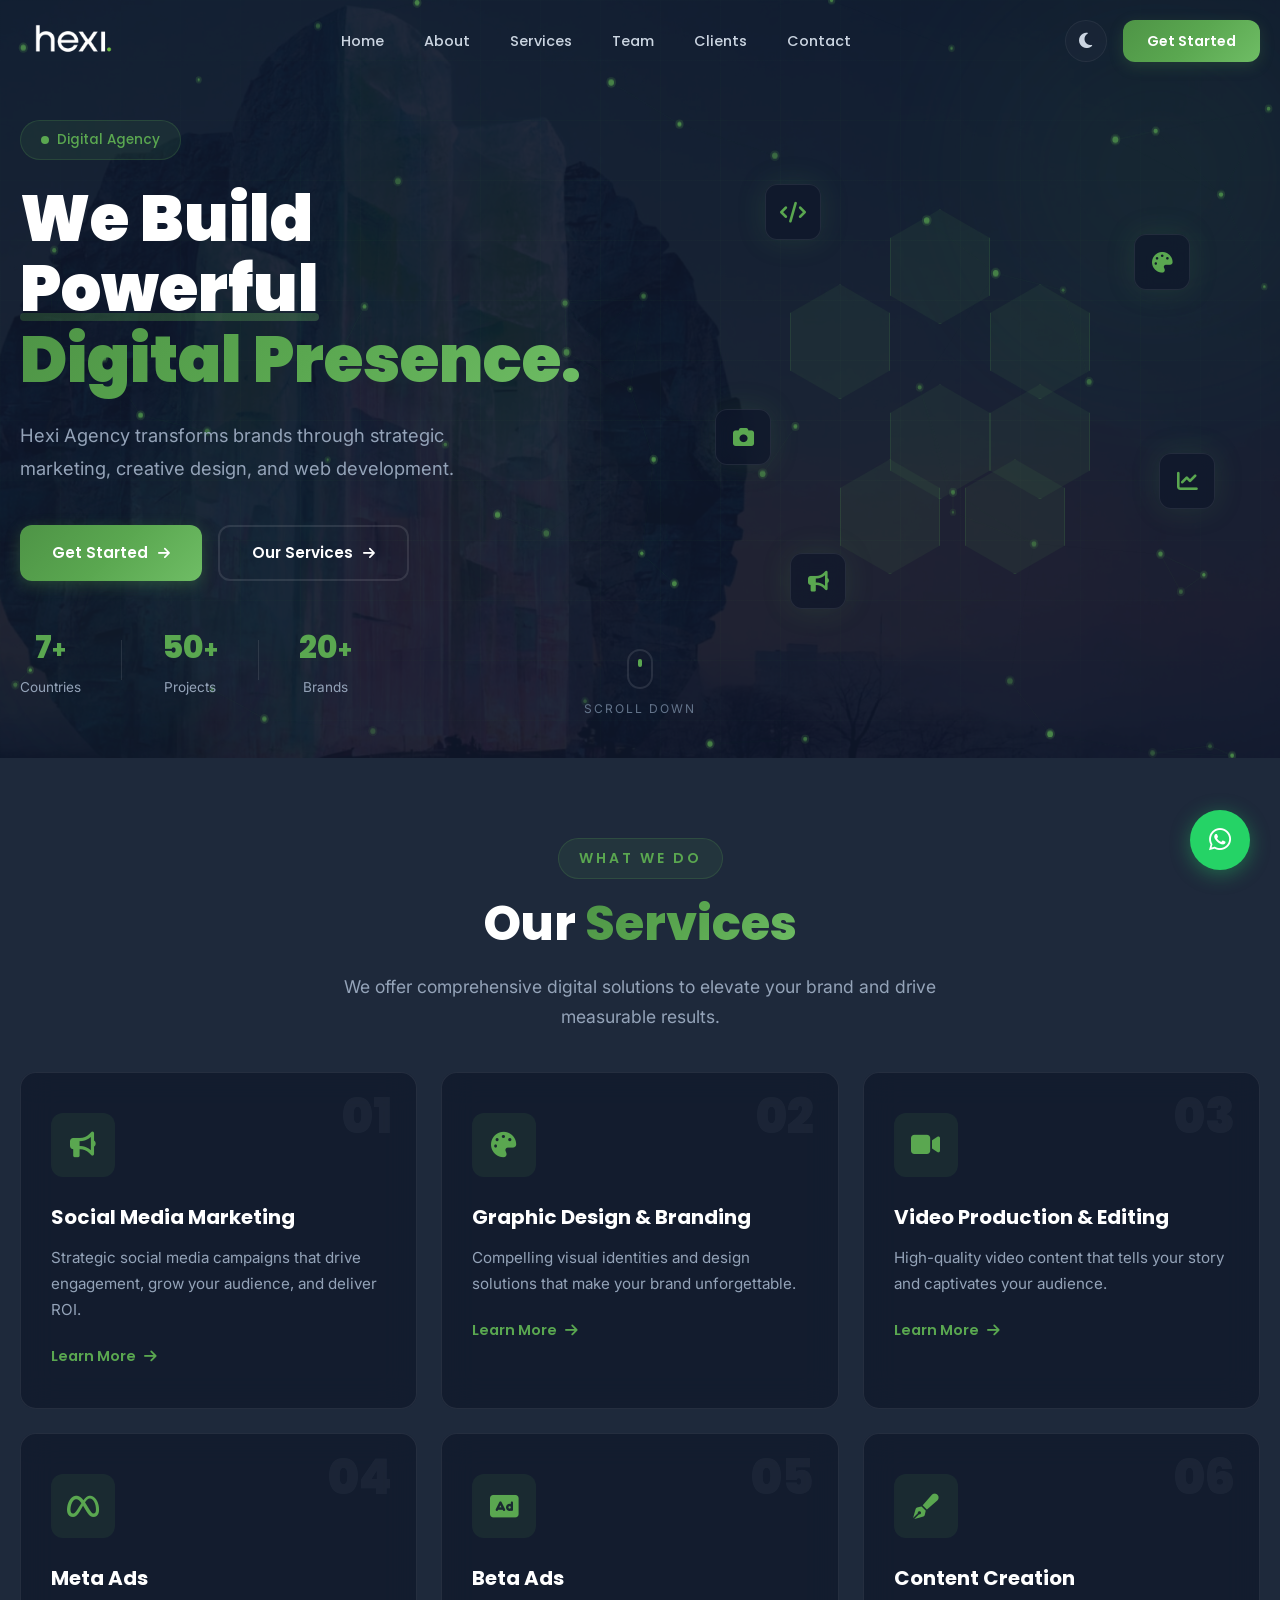
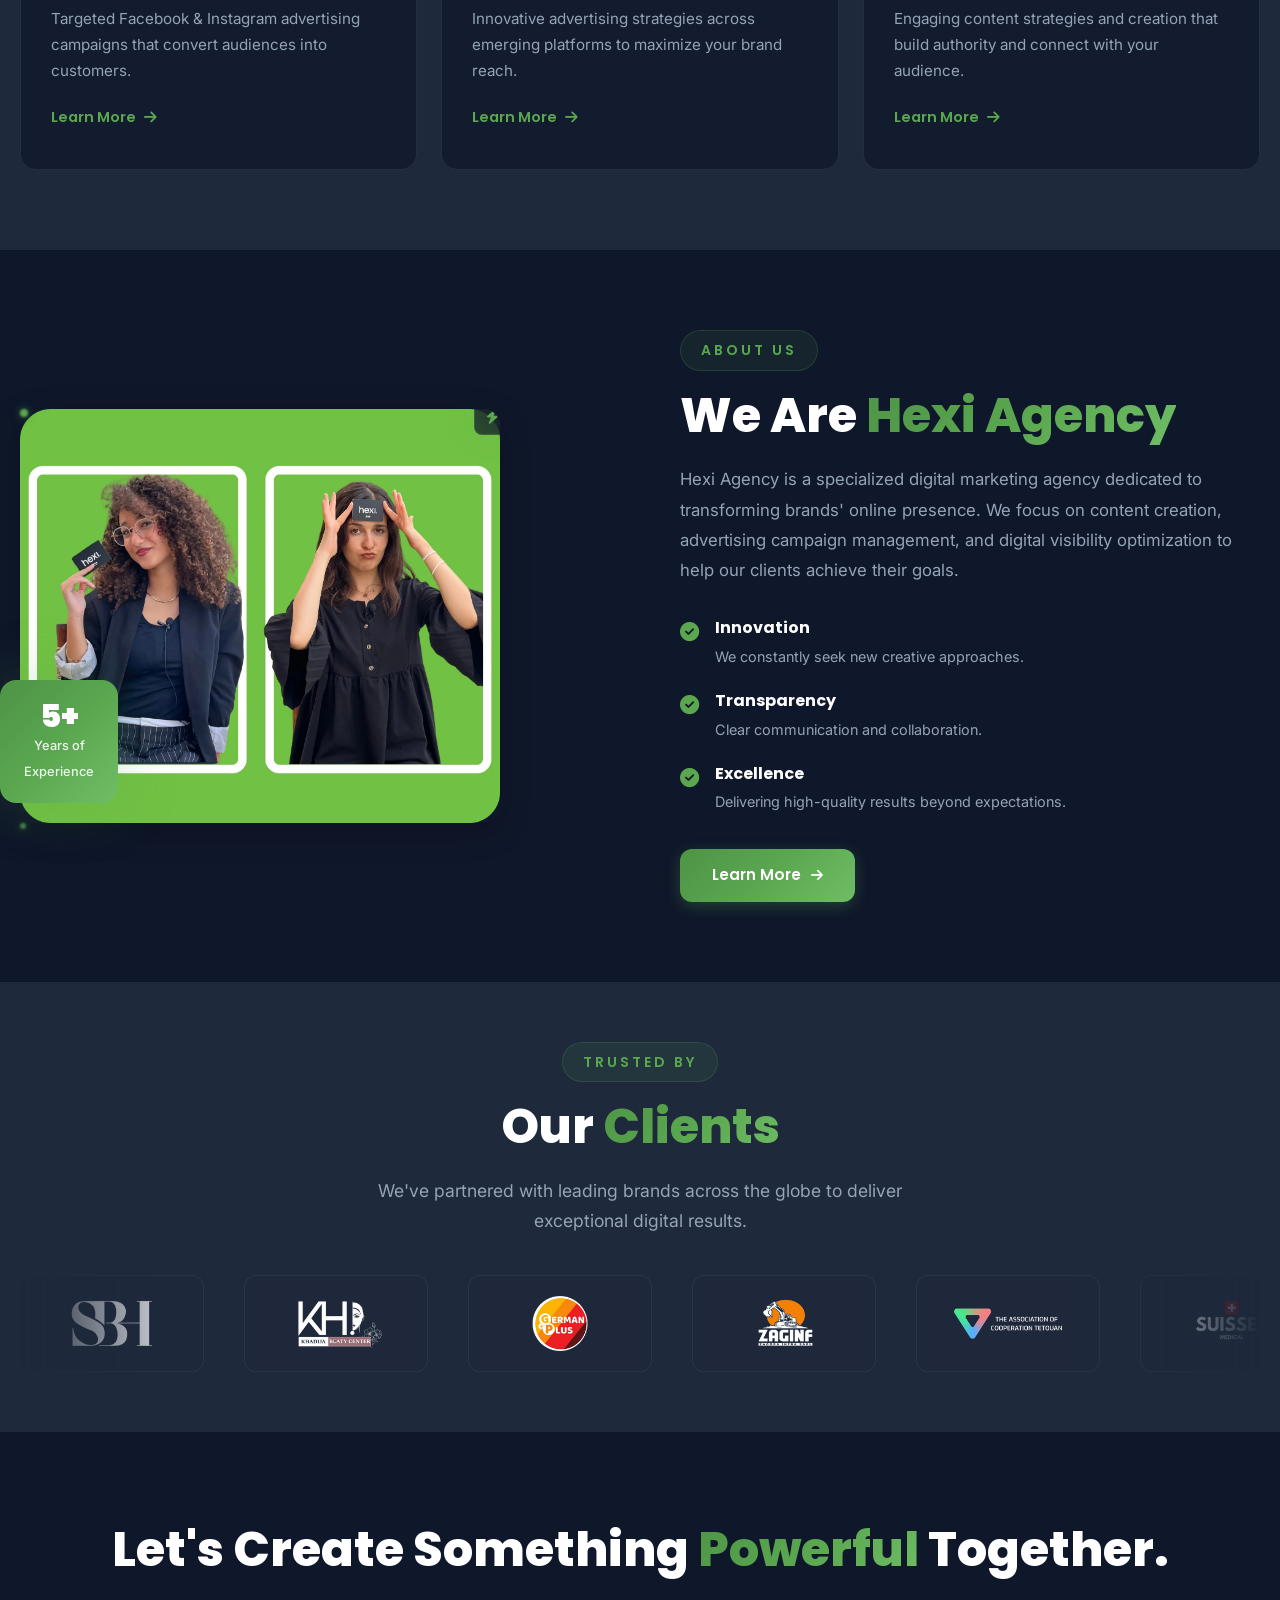
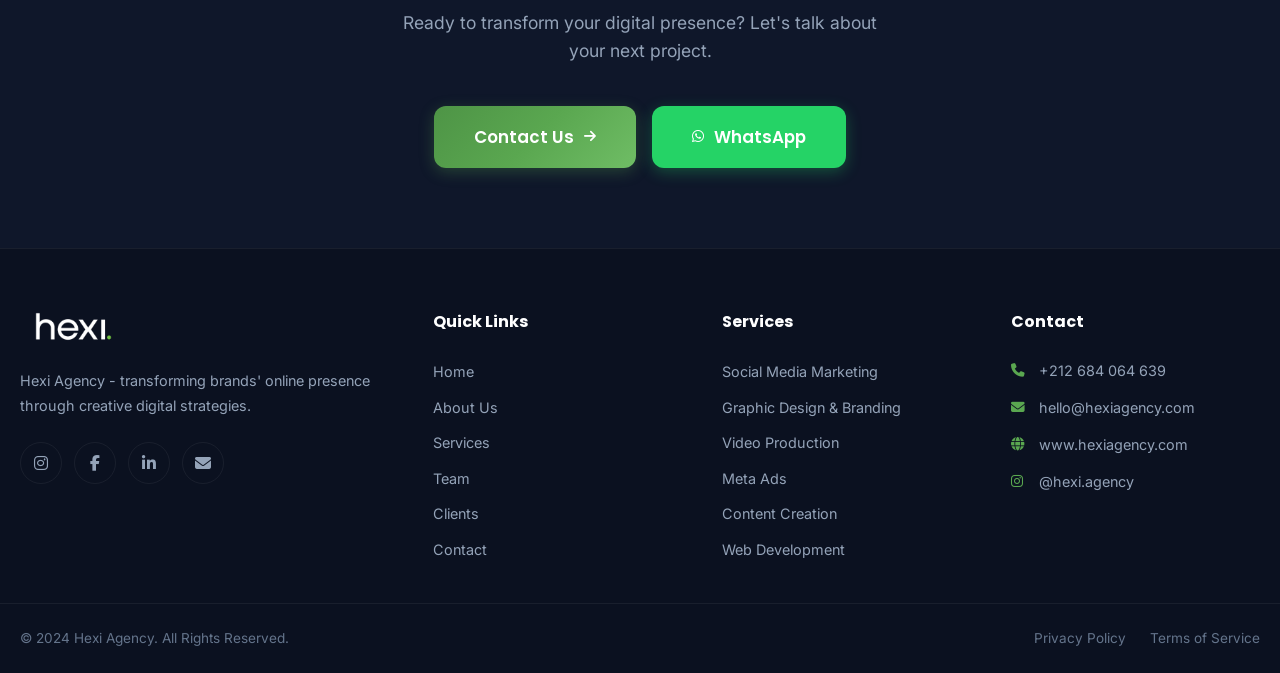
<file: services.html>
<!DOCTYPE html>
<html lang="en" data-theme="dark">
<head>
    <meta charset="UTF-8">
    <meta name="viewport" content="width=device-width, initial-scale=1.0">
    <meta name="description" content="Hexi Agency - Digital Marketing Agency specializing in social media management, branding, web development, and digital growth strategies.">
    <meta name="keywords" content="digital marketing, branding, web development, social media, Hexi Agency, meta ads, content creation">
    <meta name="author" content="Hexi Agency">
    <title>Hexi Agency | Digital Agency</title>
    <link rel="icon" type="image/png" sizes="32x32" href="assets/images/hexi-favicon.png">
    <link rel="apple-touch-icon" href="assets/images/hexi-favicon.png">
    <meta property="og:title" content="Hexi Agency | Digital Marketing Agency">
    <meta property="og:description" content="Hexi Agency transforms brands through strategic marketing, creative design, and web development.">
    <meta property="og:url" content="https://www.hexiagency.com">
    <meta property="og:type" content="website">
    <link rel="preconnect" href="https://fonts.googleapis.com">
    <link rel="preconnect" href="https://fonts.gstatic.com" crossorigin>
    <link href="https://fonts.googleapis.com/css2?family=Poppins:wght@300;400;500;600;700;800;900&family=Inter:wght@300;400;500;600;700;800&display=swap" rel="stylesheet">
    <link rel="stylesheet" href="https://cdnjs.cloudflare.com/ajax/libs/font-awesome/6.5.1/css/all.min.css">
    <link rel="stylesheet" href="css/style.css">
    <link rel="stylesheet" href="css/animations.css">
    <link rel="stylesheet" href="css/responsive.css">
</head>
<body>

    <div id="preloader"><div class="preloader-inner"><div class="preloader-logo"><img src="assets/images/hexi-logo.png" alt="Hexi Agency Logo" class="preloader-logo-img theme-logo" data-dark="assets/images/hexi-logo.png" data-light="assets/images/hexi-logo-white.png"></div><div class="preloader-bar"><div class="preloader-bar-inner"></div></div><p class="preloader-text">Loading Experience...</p></div></div>
    <div class="custom-cursor"></div>
    <div class="custom-cursor-follower"></div>
    <div class="page-transition-overlay" id="pageTransition"></div>

    <header id="navbar" class="navbar"><div class="nav-container">
        <a href="#" class="nav-logo" data-page="home"><img src="assets/images/hexi-logo.png" alt="Hexi Agency" class="nav-logo-img theme-logo" data-dark="assets/images/hexi-logo.png" data-light="assets/images/hexi-logo-white.png"></a>
        <nav class="nav-menu" id="navMenu"><ul class="nav-list">
            <li class="nav-item"><a href="#" class="nav-link active" data-page="home">Home</a></li>
            <li class="nav-item"><a href="#" class="nav-link" data-page="about">About</a></li>
            <li class="nav-item"><a href="#" class="nav-link" data-page="services">Services</a></li>
            <li class="nav-item"><a href="#" class="nav-link" data-page="team">Team</a></li>
            <li class="nav-item"><a href="#" class="nav-link" data-page="clients">Clients</a></li>
            <li class="nav-item"><a href="#" class="nav-link" data-page="contact">Contact</a></li>
        </ul></nav>
        <div class="nav-actions">
            <button class="theme-toggle" id="themeToggle" aria-label="Toggle Theme"><i class="fas fa-moon" id="themeIcon"></i></button>
            <a href="#" class="nav-cta-btn" data-page="contact">Get Started</a>
            <button class="nav-hamburger" id="navHamburger" aria-label="Toggle Menu"><span class="hamburger-line"></span><span class="hamburger-line"></span><span class="hamburger-line"></span></button>
        </div>
    </div></header>

    <!-- Mobile Menu with Logo -->
    <div class="mobile-menu-overlay" id="mobileMenuOverlay"><div class="mobile-menu-content">
        <div class="mobile-menu-logo"><img src="assets/images/hexi-logo.png" alt="Hexi Agency" class="theme-logo" data-dark="assets/images/hexi-logo.png" data-light="assets/images/hexi-logo-white.png"></div>
        <ul class="mobile-nav-list">
            <li><a href="#" class="mobile-nav-link active" data-page="home">Home</a></li>
            <li><a href="#" class="mobile-nav-link" data-page="about">About</a></li>
            <li><a href="#" class="mobile-nav-link" data-page="services">Services</a></li>
            <li><a href="#" class="mobile-nav-link" data-page="team">Team</a></li>
            <li><a href="#" class="mobile-nav-link" data-page="clients">Clients</a></li>
            <li><a href="#" class="mobile-nav-link" data-page="contact">Contact</a></li>
        </ul>
        <div class="mobile-menu-footer"><div class="mobile-social-links"><a href="https://instagram.com/hexi.agency" target="_blank"><i class="fab fa-instagram"></i></a><a href="https://facebook.com/hexiagency" target="_blank"><i class="fab fa-facebook-f"></i></a><a href="#"><i class="fab fa-linkedin-in"></i></a><a href="mailto:hello@hexiagency.com"><i class="fas fa-envelope"></i></a></div><p class="mobile-menu-email">hello@hexiagency.com</p></div>
    </div></div>

    <main id="mainContent">

        <!-- ===== HOME ===== -->
        <div class="page-section active" id="page-home">
            <section id="hero" class="hero-section">
                <div class="hero-bg-effects"><div class="hero-gradient-orb hero-orb-1"></div><div class="hero-gradient-orb hero-orb-2"></div><div class="hero-gradient-orb hero-orb-3"></div><canvas id="heroParticles" class="hero-particles-canvas"></canvas><div class="hero-grid-lines"></div></div>
                <div class="container hero-container">
                    <div class="hero-content">
                        <div class="hero-badge reveal-up"><span class="badge-dot"></span><span>Digital Agency</span></div>
                        <h1 class="hero-title reveal-up">We Build <span class="hero-title-highlight">Powerful</span><br><span class="hero-title-gradient">Digital Presence.</span></h1>
                        <p class="hero-subtitle reveal-up">Hexi Agency transforms brands through strategic marketing, creative design, and web development.</p>
                        <div class="hero-buttons reveal-up"><a href="#" class="btn btn-primary" data-page="contact"><span>Get Started</span><i class="fas fa-arrow-right"></i></a><a href="#" class="btn btn-outline" data-page="services"><span>Our Services</span><i class="fas fa-arrow-right"></i></a></div>
                        <div class="hero-stats reveal-up">
                            <div class="hero-stat"><span class="hero-stat-number" data-count="7">0</span><span class="hero-stat-plus">+</span><span class="hero-stat-label">Countries</span></div>
                            <div class="hero-stat-divider"></div>
                            <div class="hero-stat"><span class="hero-stat-number" data-count="50">0</span><span class="hero-stat-plus">+</span><span class="hero-stat-label">Projects</span></div>
                            <div class="hero-stat-divider"></div>
                            <div class="hero-stat"><span class="hero-stat-number" data-count="20">0</span><span class="hero-stat-plus">+</span><span class="hero-stat-label">Brands</span></div>
                        </div>
                    </div>
                    <div class="hero-visual reveal-right"><div class="hero-3d-wrapper"><div class="hero-hexagon-grid"><div class="hex-item hex-1"></div><div class="hex-item hex-2"></div><div class="hex-item hex-3"></div><div class="hex-item hex-4"></div><div class="hex-item hex-5"></div><div class="hex-item hex-6"></div><div class="hex-item hex-7"></div></div><div class="hero-floating-elements"><div class="floating-icon fi-1"><i class="fas fa-code"></i></div><div class="floating-icon fi-2"><i class="fas fa-palette"></i></div><div class="floating-icon fi-3"><i class="fas fa-chart-line"></i></div><div class="floating-icon fi-4"><i class="fas fa-bullhorn"></i></div><div class="floating-icon fi-5"><i class="fas fa-camera"></i></div></div></div></div>
                </div>
                <div class="hero-scroll-indicator"><div class="scroll-mouse"><div class="scroll-wheel"></div></div><span>Scroll Down</span></div>
            </section>

            <section class="section services-preview-section"><div class="container">
                <div class="section-header text-center"><span class="section-tag reveal-up">What We Do</span><h2 class="section-title reveal-up">Our <span class="text-gradient">Services</span></h2><p class="section-description reveal-up">We offer comprehensive digital solutions to elevate your brand and drive measurable results.</p></div>
                <div class="services-grid">
                    <div class="service-card glass-card reveal-up" data-delay="0"><div class="service-card-icon"><div class="icon-glow"></div><i class="fas fa-bullhorn"></i></div><h3 class="service-card-title">Social Media Marketing</h3><p class="service-card-desc">Strategic social media campaigns that drive engagement, grow your audience, and deliver ROI.</p><a href="#" class="service-card-link" data-page="services"><span>Learn More</span><i class="fas fa-arrow-right"></i></a><div class="service-card-number">01</div></div>
                    <div class="service-card glass-card reveal-up" data-delay="100"><div class="service-card-icon"><div class="icon-glow"></div><i class="fas fa-palette"></i></div><h3 class="service-card-title">Graphic Design & Branding</h3><p class="service-card-desc">Compelling visual identities and design solutions that make your brand unforgettable.</p><a href="#" class="service-card-link" data-page="services"><span>Learn More</span><i class="fas fa-arrow-right"></i></a><div class="service-card-number">02</div></div>
                    <div class="service-card glass-card reveal-up" data-delay="200"><div class="service-card-icon"><div class="icon-glow"></div><i class="fas fa-video"></i></div><h3 class="service-card-title">Video Production & Editing</h3><p class="service-card-desc">High-quality video content that tells your story and captivates your audience.</p><a href="#" class="service-card-link" data-page="services"><span>Learn More</span><i class="fas fa-arrow-right"></i></a><div class="service-card-number">03</div></div>
                    <div class="service-card glass-card reveal-up" data-delay="300"><div class="service-card-icon"><div class="icon-glow"></div><i class="fab fa-meta"></i></div><h3 class="service-card-title">Meta Ads</h3><p class="service-card-desc">Targeted Facebook & Instagram advertising campaigns that convert audiences into customers.</p><a href="#" class="service-card-link" data-page="services"><span>Learn More</span><i class="fas fa-arrow-right"></i></a><div class="service-card-number">04</div></div>
                    <div class="service-card glass-card reveal-up" data-delay="400"><div class="service-card-icon"><div class="icon-glow"></div><i class="fas fa-rectangle-ad"></i></div><h3 class="service-card-title">Beta Ads</h3><p class="service-card-desc">Innovative advertising strategies across emerging platforms to maximize your brand reach.</p><a href="#" class="service-card-link" data-page="services"><span>Learn More</span><i class="fas fa-arrow-right"></i></a><div class="service-card-number">05</div></div>
                    <div class="service-card glass-card reveal-up" data-delay="500"><div class="service-card-icon"><div class="icon-glow"></div><i class="fas fa-pen-fancy"></i></div><h3 class="service-card-title">Content Creation</h3><p class="service-card-desc">Engaging content strategies and creation that build authority and connect with your audience.</p><a href="#" class="service-card-link" data-page="services"><span>Learn More</span><i class="fas fa-arrow-right"></i></a><div class="service-card-number">06</div></div>
                </div>
            </div></section>

            <!-- ABOUT PREVIEW — Single team photo -->
            <section class="section about-preview-section"><div class="container"><div class="about-preview-wrapper">
                <div class="about-preview-visual reveal-left"><div class="about-image-stack">
                    <div class="about-image-card about-img-1"><img src="assets/images/hexi-team.png" alt="Hexi Agency Team" class="about-team-photo" loading="lazy"></div>
                    <div class="about-experience-badge"><span class="exp-number">5+</span><span class="exp-text">Years of<br>Experience</span></div>
                </div></div>
                <div class="about-preview-content reveal-right"><span class="section-tag">About Us</span><h2 class="section-title">We Are <span class="text-gradient">Hexi Agency</span></h2><p class="about-preview-text">Hexi Agency is a specialized digital marketing agency dedicated to transforming brands' online presence. We focus on content creation, advertising campaign management, and digital visibility optimization to help our clients achieve their goals.</p><div class="about-features"><div class="about-feature"><div class="about-feature-icon"><i class="fas fa-check-circle"></i></div><div class="about-feature-text"><h4>Innovation</h4><p>We constantly seek new creative approaches.</p></div></div><div class="about-feature"><div class="about-feature-icon"><i class="fas fa-check-circle"></i></div><div class="about-feature-text"><h4>Transparency</h4><p>Clear communication and collaboration.</p></div></div><div class="about-feature"><div class="about-feature-icon"><i class="fas fa-check-circle"></i></div><div class="about-feature-text"><h4>Excellence</h4><p>Delivering high-quality results beyond expectations.</p></div></div></div><a href="#" class="btn btn-primary" data-page="about"><span>Learn More</span><i class="fas fa-arrow-right"></i></a></div>
            </div></div></section>

            <section class="section clients-section"><div class="container">
                <div class="section-header text-center"><span class="section-tag reveal-up">Trusted By</span><h2 class="section-title reveal-up">Our <span class="text-gradient">Clients</span></h2><p class="section-description reveal-up">We've partnered with leading brands across the globe to deliver exceptional digital results.</p></div>
                <div class="clients-marquee reveal-up"><div class="clients-track">
                    <div class="client-logo-item"><div class="client-logo-inner"><img src="assets/images/clients/sbh-white.png" alt="SBH" loading="lazy" class="theme-client" data-dark="assets/images/clients/sbh-white.png" data-light="assets/images/clients/sbh.png"></div></div>
                    <div class="client-logo-item"><div class="client-logo-inner"><img src="assets/images/clients/dattes-adiyar-white.png" alt="Dattes Adiyar" loading="lazy" class="theme-client" data-dark="assets/images/clients/dattes-adiyar-white.png" data-light="assets/images/clients/dattes-adiyar.png"></div></div>
                    <div class="client-logo-item"><div class="client-logo-inner"><img src="assets/images/clients/german-plus.png" alt="German Plus" loading="lazy"></div></div>
                    <div class="client-logo-item"><div class="client-logo-inner"><img src="assets/images/clients/zag-inf-white.png" alt="ZAG INF" loading="lazy" class="theme-client" data-dark="assets/images/clients/zag-inf-white.png" data-light="assets/images/clients/zag-inf.png"></div></div>
                    <div class="client-logo-item"><div class="client-logo-inner"><img src="assets/images/clients/tetouan-coop-white.png" alt="Tetouan Coop" loading="lazy" class="theme-client" data-dark="assets/images/clients/tetouan-coop-white.png" data-light="assets/images/clients/tetouan-coop.png"></div></div>
                    <div class="client-logo-item"><div class="client-logo-inner"><img src="assets/images/clients/suisses-medical-white.png" alt="Suisses Medical" loading="lazy" class="theme-client" data-dark="assets/images/clients/suisses-medical-white.png" data-light="assets/images/clients/suisses-medical.png"></div></div>
                    <div class="client-logo-item"><div class="client-logo-inner"><img src="assets/images/clients/cefp.png" alt="CEFP" loading="lazy"></div></div>
                    <div class="client-logo-item"><div class="client-logo-inner"><img src="assets/images/clients/smart-life-tech-white.png" alt="Smart Life Tech" loading="lazy" class="theme-client" data-dark="assets/images/clients/smart-life-tech-white.png" data-light="assets/images/clients/smart-life-tech.png"></div></div>
                    <div class="client-logo-item"><div class="client-logo-inner"><img src="assets/images/clients/mbr-mauritania-white.png" alt="MBR Mauritania" loading="lazy" class="theme-client" data-dark="assets/images/clients/mbr-mauritania-white.png" data-light="assets/images/clients/mbr-mauritania.png"></div></div>
                    <div class="client-logo-item"><div class="client-logo-inner"><img src="assets/images/clients/saaha.png" alt="Saaha" loading="lazy"></div></div>
                    <div class="client-logo-item"><div class="client-logo-inner"><img src="assets/images/clients/publi.png" alt="Publi" loading="lazy"></div></div>
                </div></div>
            </div></section>

            <section class="section cta-section"><div class="cta-bg-effects"><div class="cta-orb cta-orb-1"></div><div class="cta-orb cta-orb-2"></div></div><div class="container"><div class="cta-content text-center"><h2 class="cta-title reveal-up">Let's Create Something <span class="text-gradient">Powerful</span> Together.</h2><p class="cta-description reveal-up">Ready to transform your digital presence? Let's talk about your next project.</p><div class="cta-buttons reveal-up"><a href="#" class="btn btn-primary btn-lg" data-page="contact"><span>Contact Us</span><i class="fas fa-arrow-right"></i></a><a href="https://wa.me/212684064639" target="_blank" class="btn btn-whatsapp btn-lg"><i class="fab fa-whatsapp"></i><span>WhatsApp</span></a></div></div></div></section>
        </div>

        <!-- ===== ABOUT ===== -->
        <div class="page-section" id="page-about">
            <section class="page-hero"><div class="page-hero-bg"><div class="hero-gradient-orb hero-orb-1"></div><div class="hero-gradient-orb hero-orb-2"></div></div><div class="container"><div class="page-hero-content text-center"><span class="page-hero-tag reveal-up">About Us</span><h1 class="page-hero-title reveal-up">Who We <span class="text-gradient">Are</span></h1><p class="page-hero-subtitle reveal-up">Discover the passion behind Hexi Agency.</p><div class="page-breadcrumb reveal-up"><a href="#" data-page="home">Home</a><span class="breadcrumb-separator">/</span><span>About</span></div></div></div></section>
            <section class="section about-main-section"><div class="container"><div class="about-main-wrapper"><div class="about-main-visual reveal-left"><div class="about-main-image-wrapper"><div class="about-main-img-placeholder"><div class="about-hex-pattern"><div class="hex-item hex-about-1"></div><div class="hex-item hex-about-2"></div><div class="hex-item hex-about-3"></div></div><div class="about-icon-center"><i class="fas fa-hexagon-check"></i></div></div><div class="about-floating-badge"><i class="fas fa-award"></i><span>Certified Agency</span></div></div></div><div class="about-main-content reveal-right"><span class="section-tag">Our Story</span><h2 class="section-title">Building Digital <span class="text-gradient">Excellence</span></h2><p class="about-text-main">Hexi Agency is a specialized digital marketing agency dedicated to transforming brands' online presence. We focus on content creation, advertising campaign management, and digital visibility optimization.</p><p class="about-text-secondary">Founded with a vision to bridge the gap between brands and their digital potential, we've grown into a multi-national team serving clients across 7+ countries.</p><div class="about-highlight-box glass-card"><div class="about-highlight-icon"><i class="fas fa-quote-left"></i></div><p>"Our mission is to empower brands with the digital tools and strategies they need to thrive in today's connected world."</p></div></div></div></div></section>
            <section class="section values-section"><div class="container"><div class="section-header text-center"><span class="section-tag reveal-up">Our Core</span><h2 class="section-title reveal-up">Our <span class="text-gradient">Values</span></h2></div><div class="values-grid"><div class="value-card glass-card reveal-up" data-delay="0"><div class="value-icon"><i class="fas fa-lightbulb"></i></div><h3>Innovation</h3><p>We constantly seek new creative approaches.</p><div class="value-line"></div></div><div class="value-card glass-card reveal-up" data-delay="150"><div class="value-icon"><i class="fas fa-handshake"></i></div><h3>Transparency</h3><p>Clear communication at every step.</p><div class="value-line"></div></div><div class="value-card glass-card reveal-up" data-delay="300"><div class="value-icon"><i class="fas fa-trophy"></i></div><h3>Excellence</h3><p>Delivering results that exceed expectations.</p><div class="value-line"></div></div></div></div></section>
            <section class="section stats-section"><div class="stats-bg-effects"><div class="stats-orb stats-orb-1"></div><div class="stats-orb stats-orb-2"></div></div><div class="container"><div class="stats-grid"><div class="stat-card reveal-up" data-delay="0"><div class="stat-icon"><i class="fas fa-globe-americas"></i></div><div class="stat-number"><span class="counter" data-count="7">0</span><span class="stat-plus">+</span></div><p class="stat-label">Countries</p><div class="stat-bar"><div class="stat-bar-fill" data-width="70"></div></div></div><div class="stat-card reveal-up" data-delay="150"><div class="stat-icon"><i class="fas fa-project-diagram"></i></div><div class="stat-number"><span class="counter" data-count="50">0</span><span class="stat-plus">+</span></div><p class="stat-label">Projects</p><div class="stat-bar"><div class="stat-bar-fill" data-width="85"></div></div></div><div class="stat-card reveal-up" data-delay="300"><div class="stat-icon"><i class="fas fa-building"></i></div><div class="stat-number"><span class="counter" data-count="20">0</span><span class="stat-plus">+</span></div><p class="stat-label">Brands</p><div class="stat-bar"><div class="stat-bar-fill" data-width="75"></div></div></div><div class="stat-card reveal-up" data-delay="450"><div class="stat-icon"><i class="fas fa-users"></i></div><div class="stat-number"><span class="counter" data-count="24">0</span><span class="stat-plus">+</span></div><p class="stat-label">Team Members</p><div class="stat-bar"><div class="stat-bar-fill" data-width="80"></div></div></div></div></div></section>
            <section class="section process-section"><div class="container"><div class="section-header text-center"><span class="section-tag reveal-up">How We Work</span><h2 class="section-title reveal-up">Our <span class="text-gradient">Process</span></h2><p class="section-description reveal-up">A streamlined approach to exceptional results.</p></div><div class="process-timeline"><div class="process-line"></div><div class="process-step reveal-up" data-delay="0"><div class="process-step-number">01</div><div class="process-step-content glass-card"><div class="process-icon"><i class="fas fa-search"></i></div><h3>Discovery</h3><p>Learn about your brand and goals.</p></div></div><div class="process-step reveal-up" data-delay="150"><div class="process-step-number">02</div><div class="process-step-content glass-card"><div class="process-icon"><i class="fas fa-pencil-ruler"></i></div><h3>Strategy</h3><p>Craft a comprehensive plan.</p></div></div><div class="process-step reveal-up" data-delay="300"><div class="process-step-number">03</div><div class="process-step-content glass-card"><div class="process-icon"><i class="fas fa-cogs"></i></div><h3>Development</h3><p>Bring strategy to life.</p></div></div><div class="process-step reveal-up" data-delay="450"><div class="process-step-number">04</div><div class="process-step-content glass-card"><div class="process-icon"><i class="fas fa-rocket"></i></div><h3>Launch</h3><p>Launch and continuously optimize.</p></div></div></div></div></section>
            <section class="section cta-section"><div class="cta-bg-effects"><div class="cta-orb cta-orb-1"></div><div class="cta-orb cta-orb-2"></div></div><div class="container"><div class="cta-content text-center"><h2 class="cta-title reveal-up">Ready to <span class="text-gradient">Grow?</span></h2><p class="cta-description reveal-up">Let's transform your digital presence.</p><div class="cta-buttons reveal-up"><a href="#" class="btn btn-primary btn-lg" data-page="contact"><span>Start a Project</span><i class="fas fa-arrow-right"></i></a></div></div></div></section>
        </div>

        <!-- ===== SERVICES ===== -->
        <div class="page-section" id="page-services">
            <section class="page-hero"><div class="page-hero-bg"><div class="hero-gradient-orb hero-orb-1"></div><div class="hero-gradient-orb hero-orb-2"></div></div><div class="container"><div class="page-hero-content text-center"><span class="page-hero-tag reveal-up">Our Expertise</span><h1 class="page-hero-title reveal-up">Our <span class="text-gradient">Services</span></h1><p class="page-hero-subtitle reveal-up">Comprehensive digital solutions.</p><div class="page-breadcrumb reveal-up"><a href="#" data-page="home">Home</a><span class="breadcrumb-separator">/</span><span>Services</span></div></div></div></section>
            <section class="section service-detail-section"><div class="container"><div class="service-detail-wrapper"><div class="service-detail-content reveal-left"><div class="service-detail-icon-wrapper"><div class="service-detail-icon"><i class="fas fa-bullhorn"></i></div><span class="service-number">01</span></div><h2 class="service-detail-title">Social Media Marketing</h2><p class="service-detail-desc">Build a strong presence across all major platforms.</p><ul class="service-features-list"><li><i class="fas fa-check"></i><span>Strategy Creation & Planning</span></li><li><i class="fas fa-check"></i><span>Campaign Management</span></li><li><i class="fas fa-check"></i><span>ROI Optimization</span></li><li><i class="fas fa-check"></i><span>Audience Growth</span></li><li><i class="fas fa-check"></i><span>Community Management</span></li></ul><a href="#" class="btn btn-primary" data-page="contact"><span>Get This Service</span><i class="fas fa-arrow-right"></i></a></div><div class="service-detail-visual reveal-right"><div class="service-visual-card glass-card"><div class="service-visual-inner"><div class="service-visual-icon"><i class="fab fa-instagram"></i></div><div class="service-visual-icon"><i class="fab fa-facebook-f"></i></div><div class="service-visual-icon"><i class="fab fa-tiktok"></i></div><div class="service-visual-icon"><i class="fab fa-linkedin-in"></i></div><div class="service-visual-center"><i class="fas fa-chart-line"></i><span>Growth</span></div></div></div></div></div></div></section>
            <section class="section service-detail-section service-alt"><div class="container"><div class="service-detail-wrapper reverse"><div class="service-detail-visual reveal-left"><div class="service-visual-card glass-card"><div class="service-visual-inner branding-visual"><div class="branding-element be-1"><i class="fas fa-pen-nib"></i></div><div class="branding-element be-2"><i class="fas fa-swatchbook"></i></div><div class="branding-element be-3"><i class="fas fa-vector-square"></i></div><div class="service-visual-center"><i class="fas fa-palette"></i><span>Design</span></div></div></div></div><div class="service-detail-content reveal-right"><div class="service-detail-icon-wrapper"><div class="service-detail-icon"><i class="fas fa-palette"></i></div><span class="service-number">02</span></div><h2 class="service-detail-title">Graphic Design & Branding</h2><p class="service-detail-desc">Stunning visual identities.</p><ul class="service-features-list"><li><i class="fas fa-check"></i><span>Logo & Brand Identity</span></li><li><i class="fas fa-check"></i><span>Brand Guidelines</span></li><li><i class="fas fa-check"></i><span>Packaging Design</span></li><li><i class="fas fa-check"></i><span>Visual Storytelling</span></li></ul><a href="#" class="btn btn-primary" data-page="contact"><span>Get This Service</span><i class="fas fa-arrow-right"></i></a></div></div></div></section>
            <section class="section service-detail-section"><div class="container"><div class="service-detail-wrapper"><div class="service-detail-content reveal-left"><div class="service-detail-icon-wrapper"><div class="service-detail-icon"><i class="fas fa-video"></i></div><span class="service-number">03</span></div><h2 class="service-detail-title">Video Production</h2><p class="service-detail-desc">High-quality video content.</p><ul class="service-features-list"><li><i class="fas fa-check"></i><span>Video Advertisements</span></li><li><i class="fas fa-check"></i><span>Professional Editing</span></li><li><i class="fas fa-check"></i><span>Storyboarding</span></li><li><i class="fas fa-check"></i><span>Promotional Videos</span></li></ul><a href="#" class="btn btn-primary" data-page="contact"><span>Get This Service</span><i class="fas fa-arrow-right"></i></a></div><div class="service-detail-visual reveal-right"><div class="service-visual-card glass-card"><div class="service-visual-inner video-visual"><div class="video-play-btn"><i class="fas fa-play"></i></div><div class="video-timeline"><div class="timeline-bar"></div><div class="timeline-progress"></div><div class="timeline-dot"></div></div></div></div></div></div></div></section>
            <section class="section service-detail-section service-alt"><div class="container"><div class="service-detail-wrapper reverse"><div class="service-detail-visual reveal-left"><div class="service-visual-card glass-card"><div class="service-visual-inner ads-visual"><div class="ads-chart"><div class="ads-bar"></div><div class="ads-bar"></div><div class="ads-bar"></div><div class="ads-bar"></div><div class="ads-bar"></div><div class="ads-bar"></div></div><div class="service-visual-center"><i class="fab fa-meta"></i><span>Meta Ads</span></div></div></div></div><div class="service-detail-content reveal-right"><div class="service-detail-icon-wrapper"><div class="service-detail-icon"><i class="fab fa-meta"></i></div><span class="service-number">04</span></div><h2 class="service-detail-title">Meta Ads</h2><p class="service-detail-desc">Facebook & Instagram advertising.</p><ul class="service-features-list"><li><i class="fas fa-check"></i><span>Facebook & Instagram Campaigns</span></li><li><i class="fas fa-check"></i><span>Audience Targeting</span></li><li><i class="fas fa-check"></i><span>A/B Testing</span></li><li><i class="fas fa-check"></i><span>Analytics & Optimization</span></li><li><i class="fas fa-check"></i><span>Lead Generation</span></li></ul><a href="#" class="btn btn-primary" data-page="contact"><span>Get This Service</span><i class="fas fa-arrow-right"></i></a></div></div></div></section>
            <section class="section service-detail-section"><div class="container"><div class="service-detail-wrapper"><div class="service-detail-content reveal-left"><div class="service-detail-icon-wrapper"><div class="service-detail-icon"><i class="fas fa-rectangle-ad"></i></div><span class="service-number">05</span></div><h2 class="service-detail-title">Beta Ads</h2><p class="service-detail-desc">Emerging platform advertising.</p><ul class="service-features-list"><li><i class="fas fa-check"></i><span>Google Ads & YouTube</span></li><li><i class="fas fa-check"></i><span>TikTok & Snapchat</span></li><li><i class="fas fa-check"></i><span>Cross-Platform Strategy</span></li><li><i class="fas fa-check"></i><span>Budget Optimization</span></li></ul><a href="#" class="btn btn-primary" data-page="contact"><span>Get This Service</span><i class="fas fa-arrow-right"></i></a></div><div class="service-detail-visual reveal-right"><div class="service-visual-card glass-card"><div class="service-visual-inner"><div class="service-visual-icon"><i class="fab fa-google"></i></div><div class="service-visual-icon"><i class="fab fa-youtube"></i></div><div class="service-visual-icon"><i class="fab fa-tiktok"></i></div><div class="service-visual-icon"><i class="fab fa-snapchat"></i></div><div class="service-visual-center"><i class="fas fa-rectangle-ad"></i><span>Beta Ads</span></div></div></div></div></div></div></section>
            <section class="section service-detail-section service-alt"><div class="container"><div class="service-detail-wrapper reverse"><div class="service-detail-visual reveal-left"><div class="service-visual-card glass-card"><div class="service-visual-inner content-visual"><div class="content-cards"><div class="content-mini-card"><i class="fas fa-pen"></i></div><div class="content-mini-card"><i class="fas fa-image"></i></div><div class="content-mini-card"><i class="fas fa-blog"></i></div><div class="content-mini-card"><i class="fas fa-hashtag"></i></div></div><div class="service-visual-center"><i class="fas fa-pen-fancy"></i><span>Content</span></div></div></div></div><div class="service-detail-content reveal-right"><div class="service-detail-icon-wrapper"><div class="service-detail-icon"><i class="fas fa-pen-fancy"></i></div><span class="service-number">06</span></div><h2 class="service-detail-title">Content Creation</h2><p class="service-detail-desc">Compelling content that converts.</p><ul class="service-features-list"><li><i class="fas fa-check"></i><span>Content Strategy</span></li><li><i class="fas fa-check"></i><span>Copywriting</span></li><li><i class="fas fa-check"></i><span>Blog Writing</span></li><li><i class="fas fa-check"></i><span>Reels & Short-Form</span></li></ul><a href="#" class="btn btn-primary" data-page="contact"><span>Get This Service</span><i class="fas fa-arrow-right"></i></a></div></div></div></section>
            <section class="section service-detail-section"><div class="container"><div class="service-detail-wrapper"><div class="service-detail-content reveal-left"><div class="service-detail-icon-wrapper"><div class="service-detail-icon"><i class="fas fa-code"></i></div><span class="service-number">07</span></div><h2 class="service-detail-title">Web Development</h2><p class="service-detail-desc">Fast, modern websites.</p><ul class="service-features-list"><li><i class="fas fa-check"></i><span>Business Websites</span></li><li><i class="fas fa-check"></i><span>E-commerce</span></li><li><i class="fas fa-check"></i><span>Landing Pages</span></li><li><i class="fas fa-check"></i><span>Full-Stack Apps</span></li></ul><a href="#" class="btn btn-primary" data-page="contact"><span>Get This Service</span><i class="fas fa-arrow-right"></i></a></div><div class="service-detail-visual reveal-right"><div class="service-visual-card glass-card"><div class="service-visual-inner code-visual"><div class="code-window"><div class="code-window-dots"><span class="dot red"></span><span class="dot yellow"></span><span class="dot green"></span></div><div class="code-lines"><div class="code-line cl-1"></div><div class="code-line cl-2"></div><div class="code-line cl-3"></div><div class="code-line cl-4"></div><div class="code-line cl-5"></div><div class="code-line cl-6"></div></div></div></div></div></div></div></div></section>
            <section class="section cta-section"><div class="cta-bg-effects"><div class="cta-orb cta-orb-1"></div><div class="cta-orb cta-orb-2"></div></div><div class="container"><div class="cta-content text-center"><h2 class="cta-title reveal-up">Need a Custom <span class="text-gradient">Solution?</span></h2><p class="cta-description reveal-up">Let's discuss your project.</p><div class="cta-buttons reveal-up"><a href="#" class="btn btn-primary btn-lg" data-page="contact"><span>Contact Us</span><i class="fas fa-arrow-right"></i></a></div></div></div></section>
        </div>

        <!-- ===== TEAM ===== -->
        <div class="page-section" id="page-team">
            <section class="page-hero"><div class="page-hero-bg"><div class="hero-gradient-orb hero-orb-1"></div><div class="hero-gradient-orb hero-orb-2"></div></div><div class="container"><div class="page-hero-content text-center"><span class="page-hero-tag reveal-up">Our People</span><h1 class="page-hero-title reveal-up">Meet Our <span class="text-gradient">Team</span></h1><p class="page-hero-subtitle reveal-up">The creative minds behind Hexi Agency.</p><div class="page-breadcrumb reveal-up"><a href="#" data-page="home">Home</a><span class="breadcrumb-separator">/</span><span>Team</span></div></div></div></section>
            <section class="section team-section"><div class="container"><div class="team-grid">
                <div class="team-card reveal-up" data-delay="0"><div class="team-card-inner"><div class="team-avatar"><div class="team-avatar-glow"></div><div class="team-avatar-inner"><img src="assets/images/team/zouhair-elhilali.jpg" alt="Zouhair Elhilali" loading="lazy"></div><div class="team-avatar-ring"></div></div><div class="team-info"><h3 class="team-name">Zouhair Elhilali</h3><p class="team-role">Marketing Expert – Founder</p></div><div class="team-expertise"><span class="team-expertise-tag">Strategy</span><span class="team-expertise-tag">Leadership</span><span class="team-expertise-tag">Growth</span></div></div></div>
                <div class="team-card reveal-up" data-delay="100"><div class="team-card-inner"><div class="team-avatar"><div class="team-avatar-glow"></div><div class="team-avatar-inner"><img src="assets/images/team/hamza-jamal.jpg" alt="Hamza Jamal" loading="lazy"></div><div class="team-avatar-ring"></div></div><div class="team-info"><h3 class="team-name">Hamza Jamal</h3><p class="team-role">Financial Growth Manager</p></div><div class="team-expertise"><span class="team-expertise-tag">Finance</span><span class="team-expertise-tag">Analytics</span><span class="team-expertise-tag">ROI</span></div></div></div>
                <div class="team-card reveal-up" data-delay="200"><div class="team-card-inner"><div class="team-avatar"><div class="team-avatar-glow"></div><div class="team-avatar-inner"><img src="assets/images/team/adnane-touta.jpg" alt="Adnane Touta" loading="lazy"></div><div class="team-avatar-ring"></div></div><div class="team-info"><h3 class="team-name">Adnane Touta</h3><p class="team-role">Head of Digital Marketing</p></div><div class="team-expertise"><span class="team-expertise-tag">Digital Ads</span><span class="team-expertise-tag">SEO</span><span class="team-expertise-tag">Campaigns</span></div></div></div>
                <div class="team-card reveal-up" data-delay="0"><div class="team-card-inner"><div class="team-avatar"><div class="team-avatar-glow"></div><div class="team-avatar-inner"><img src="assets/images/team/ngor-sene.jpg" alt="Ngor Mac Michel Sene" loading="lazy"></div><div class="team-avatar-ring"></div></div><div class="team-info"><h3 class="team-name">Ngor Mac Michel Sene</h3><p class="team-role">Full Stack Developer</p></div><div class="team-expertise"><span class="team-expertise-tag">React</span><span class="team-expertise-tag">Node.js</span><span class="team-expertise-tag">Full Stack</span></div></div></div>
                <div class="team-card reveal-up" data-delay="100"><div class="team-card-inner"><div class="team-avatar"><div class="team-avatar-glow"></div><div class="team-avatar-inner"><img src="assets/images/team/youssef-elouardi.jpg" alt="Youssef Elouardi" loading="lazy"></div><div class="team-avatar-ring"></div></div><div class="team-info"><h3 class="team-name">Youssef Elouardi</h3><p class="team-role">Marketing Copywriter</p></div><div class="team-expertise"><span class="team-expertise-tag">Copywriting</span><span class="team-expertise-tag">Content</span><span class="team-expertise-tag">Storytelling</span></div></div></div>
                <div class="team-card reveal-up" data-delay="200"><div class="team-card-inner"><div class="team-avatar"><div class="team-avatar-glow"></div><div class="team-avatar-inner"><img src="assets/images/team/bernardus-harageib.jpg" alt="Bernardus Steven Harageib" loading="lazy"></div><div class="team-avatar-ring"></div></div><div class="team-info"><h3 class="team-name">Bernardus Steven Harageib</h3><p class="team-role">Marketing Manager</p></div><div class="team-expertise"><span class="team-expertise-tag">Advocacy</span><span class="team-expertise-tag">Branding</span><span class="team-expertise-tag">PR</span></div></div></div>
            </div></div></section>
            <section class="section global-section"><div class="container"><div class="section-header text-center"><span class="section-tag reveal-up">Global Presence</span><h2 class="section-title reveal-up">Working Across <span class="text-gradient">7+ Countries</span></h2><p class="section-description reveal-up">Location is no longer a barrier.</p></div><div class="world-map-container reveal-up"><div class="global-countries-grid"><div class="global-country-card"><span class="global-flag">🇲🇦</span><span class="global-country-name">Morocco</span></div><div class="global-country-card"><span class="global-flag">🇲🇷</span><span class="global-country-name">Mauritania</span></div><div class="global-country-card"><span class="global-flag">🇸🇳</span><span class="global-country-name">Senegal</span></div><div class="global-country-card"><span class="global-flag">🇩🇪</span><span class="global-country-name">Germany</span></div><div class="global-country-card"><span class="global-flag">🇨🇭</span><span class="global-country-name">Switzerland</span></div><div class="global-country-card"><span class="global-flag">🇸🇦</span><span class="global-country-name">Saudi Arabia</span></div><div class="global-country-card"><span class="global-flag">🇳🇦</span><span class="global-country-name">Namibia</span></div><div class="global-country-card global-country-more"><span class="global-flag">🌍</span><span class="global-country-name">And Growing...</span></div></div></div></div></section>
            <section class="section cta-section"><div class="cta-bg-effects"><div class="cta-orb cta-orb-1"></div><div class="cta-orb cta-orb-2"></div></div><div class="container"><div class="cta-content text-center"><h2 class="cta-title reveal-up">Want to Join Our <span class="text-gradient">Team?</span></h2><p class="cta-description reveal-up">We're always looking for talent.</p><div class="cta-buttons reveal-up"><a href="#" class="btn btn-primary btn-lg" data-page="contact"><span>Contact Us</span><i class="fas fa-arrow-right"></i></a></div></div></div></section>
        </div>

        <!-- ===== CLIENTS ===== -->
        <div class="page-section" id="page-clients">
            <section class="page-hero"><div class="page-hero-bg"><div class="hero-gradient-orb hero-orb-1"></div><div class="hero-gradient-orb hero-orb-2"></div></div><div class="container"><div class="page-hero-content text-center"><span class="page-hero-tag reveal-up">Trusted Partners</span><h1 class="page-hero-title reveal-up">Our <span class="text-gradient">Clients</span></h1><p class="page-hero-subtitle reveal-up">We're proud to work with amazing brands from around the world. From startups to established companies, we help businesses of all sizes grow their digital presence and achieve remarkable results.</p><div class="page-breadcrumb reveal-up"><a href="#" data-page="home">Home</a><span class="breadcrumb-separator">/</span><span>Clients</span></div></div></div></section>
            <section class="section clients-grid-section"><div class="container"><div class="clients-full-grid">
                <div class="client-card glass-card reveal-up" data-delay="0"><div class="client-card-inner"><div class="client-logo-placeholder"><img src="assets/images/clients/sbh-white.png" alt="SBH" loading="lazy" class="theme-client" data-dark="assets/images/clients/sbh-white.png" data-light="assets/images/clients/sbh.png"></div><h3 class="client-name">SBH</h3></div></div>
                <div class="client-card glass-card reveal-up" data-delay="50"><div class="client-card-inner"><div class="client-logo-placeholder"><img src="assets/images/clients/dattes-adiyar-white.png" alt="Dattes Adiyar" loading="lazy" class="theme-client" data-dark="assets/images/clients/dattes-adiyar-white.png" data-light="assets/images/clients/dattes-adiyar.png"></div><h3 class="client-name">Dattes Adiyar</h3></div></div>
                <div class="client-card glass-card reveal-up" data-delay="100"><div class="client-card-inner"><div class="client-logo-placeholder"><img src="assets/images/clients/german-plus.png" alt="German Plus" loading="lazy"></div><h3 class="client-name">German Plus</h3></div></div>
                <div class="client-card glass-card reveal-up" data-delay="150"><div class="client-card-inner"><div class="client-logo-placeholder"><img src="assets/images/clients/zag-inf-white.png" alt="ZAG INF" loading="lazy" class="theme-client" data-dark="assets/images/clients/zag-inf-white.png" data-light="assets/images/clients/zag-inf.png"></div><h3 class="client-name">ZAG INF</h3></div></div>
                <div class="client-card glass-card reveal-up" data-delay="0"><div class="client-card-inner"><div class="client-logo-placeholder"><img src="assets/images/clients/tetouan-coop-white.png" alt="Cooperation Tetouan" loading="lazy" class="theme-client" data-dark="assets/images/clients/tetouan-coop-white.png" data-light="assets/images/clients/tetouan-coop.png"></div><h3 class="client-name">Cooperation Tetouan</h3></div></div>
                <div class="client-card glass-card reveal-up" data-delay="50"><div class="client-card-inner"><div class="client-logo-placeholder"><img src="assets/images/clients/suisses-medical-white.png" alt="Suisses Medical" loading="lazy" class="theme-client" data-dark="assets/images/clients/suisses-medical-white.png" data-light="assets/images/clients/suisses-medical.png"></div><h3 class="client-name">Suisses Medical</h3></div></div>
                <div class="client-card glass-card reveal-up" data-delay="100"><div class="client-card-inner"><div class="client-logo-placeholder"><img src="assets/images/clients/cefp.png" alt="CEFP" loading="lazy"></div><h3 class="client-name">CEFP</h3></div></div>
                <div class="client-card glass-card reveal-up" data-delay="150"><div class="client-card-inner"><div class="client-logo-placeholder"><img src="assets/images/clients/smart-life-tech-white.png" alt="Smart Life Tech" loading="lazy" class="theme-client" data-dark="assets/images/clients/smart-life-tech-white.png" data-light="assets/images/clients/smart-life-tech.png"></div><h3 class="client-name">Smart Life Tech</h3></div></div>
                <div class="client-card glass-card reveal-up" data-delay="0"><div class="client-card-inner"><div class="client-logo-placeholder"><img src="assets/images/clients/mbr-mauritania-white.png" alt="MBR Mauritania" loading="lazy" class="theme-client" data-dark="assets/images/clients/mbr-mauritania-white.png" data-light="assets/images/clients/mbr-mauritania.png"></div><h3 class="client-name">MBR Mauritania</h3></div></div>
                <div class="client-card glass-card reveal-up" data-delay="50"><div class="client-card-inner"><div class="client-logo-placeholder"><img src="assets/images/clients/saaha.png" alt="Saaha" loading="lazy"></div><h3 class="client-name">Saaha</h3></div></div>
                <div class="client-card glass-card reveal-up" data-delay="100"><div class="client-card-inner"><div class="client-logo-placeholder"><img src="assets/images/clients/publi.png" alt="Publi" loading="lazy"></div><h3 class="client-name">Publi</h3></div></div>
            </div></div></section>
            <section class="section trust-section"><div class="container"><div class="trust-content text-center"><div class="trust-numbers reveal-up"><div class="trust-stat"><span class="trust-number counter" data-count="11">0</span><span class="trust-plus">+</span><p>Active Clients</p></div><div class="trust-divider"></div><div class="trust-stat"><span class="trust-number counter" data-count="7">0</span><span class="trust-plus">+</span><p>Countries</p></div><div class="trust-divider"></div><div class="trust-stat"><span class="trust-number counter" data-count="95">0</span><span class="trust-plus">%</span><p>Client Satisfaction</p></div></div></div></div></section>
            <section class="section cta-section"><div class="cta-bg-effects"><div class="cta-orb cta-orb-1"></div><div class="cta-orb cta-orb-2"></div></div><div class="container"><div class="cta-content text-center"><h2 class="cta-title reveal-up">Ready to Become Our <span class="text-gradient">Next Success?</span></h2><p class="cta-description reveal-up">Join our growing list of satisfied clients worldwide.</p><div class="cta-buttons reveal-up"><a href="#" class="btn btn-primary btn-lg" data-page="contact"><span>Start a Project</span><i class="fas fa-arrow-right"></i></a></div></div></div></section>
        </div>

        <!-- ===== CONTACT ===== -->
        <div class="page-section" id="page-contact">
            <section class="page-hero"><div class="page-hero-bg"><div class="hero-gradient-orb hero-orb-1"></div><div class="hero-gradient-orb hero-orb-2"></div></div><div class="container"><div class="page-hero-content text-center"><span class="page-hero-tag reveal-up">Get In Touch</span><h1 class="page-hero-title reveal-up">Contact <span class="text-gradient">Us</span></h1><p class="page-hero-subtitle reveal-up">Have a project in mind? Want to grow your brand? We'd love to hear from you. Fill out the form below or reach out directly — we typically respond within 24 hours.</p><div class="page-breadcrumb reveal-up"><a href="#" data-page="home">Home</a><span class="breadcrumb-separator">/</span><span>Contact</span></div></div></div></section>
            <section class="section contact-section"><div class="container"><div class="contact-wrapper">
                <div class="contact-form-wrapper reveal-left"><div class="contact-form-card glass-card"><h2 class="contact-form-title">Send Us a Message</h2><p class="contact-form-subtitle">Tell us about your project and we'll get back to you within 24 hours.</p><form id="contactForm" class="contact-form"><div class="form-group"><label for="name" class="form-label">Full Name</label><div class="input-wrapper"><i class="fas fa-user input-icon"></i><input type="text" id="name" name="name" class="form-input" placeholder="Your full name" required><div class="input-focus-line"></div></div></div><div class="form-group"><label for="email" class="form-label">Email</label><div class="input-wrapper"><i class="fas fa-envelope input-icon"></i><input type="email" id="email" name="email" class="form-input" placeholder="your@email.com" required><div class="input-focus-line"></div></div></div><div class="form-group"><label for="company" class="form-label">Company</label><div class="input-wrapper"><i class="fas fa-building input-icon"></i><input type="text" id="company" name="company" class="form-input" placeholder="Your company"><div class="input-focus-line"></div></div></div><div class="form-group"><label for="service" class="form-label">Service</label><div class="input-wrapper select-wrapper"><i class="fas fa-concierge-bell input-icon"></i><select id="service" name="service" class="form-input form-select" required><option value="" disabled selected>Select a service</option><option value="social-media">Social Media Marketing</option><option value="branding">Graphic Design & Branding</option><option value="video">Video Production</option><option value="meta-ads">Meta Ads</option><option value="beta-ads">Beta Ads</option><option value="content">Content Creation</option><option value="web-dev">Web Development</option><option value="other">Other</option></select><div class="input-focus-line"></div></div></div><div class="form-group form-group-full"><label for="message" class="form-label">Message</label><div class="input-wrapper"><i class="fas fa-comment-dots input-icon textarea-icon"></i><textarea id="message" name="message" class="form-input form-textarea" placeholder="Tell us about your project..." rows="5" required></textarea><div class="input-focus-line"></div></div></div><button type="submit" class="btn btn-primary btn-submit" id="submitBtn"><span class="btn-text">Send Message</span><span class="btn-loading"><i class="fas fa-spinner fa-spin"></i> Sending...</span><i class="fas fa-paper-plane btn-icon"></i></button><div class="form-success-message" id="formSuccess"><i class="fas fa-check-circle"></i><p>Message sent successfully! We'll get back to you soon.</p></div></form></div></div>
                <div class="contact-info-wrapper reveal-right"><div class="contact-info-card glass-card"><h3 class="contact-info-title">Contact Information</h3><p class="contact-info-subtitle">Reach out through any of these channels. We're here to help!</p><div class="contact-info-list"><div class="contact-info-item"><div class="contact-info-icon"><i class="fas fa-phone"></i></div><div class="contact-info-text"><span class="contact-info-label">Phone</span><a href="tel:+212684064639" class="contact-info-value">+212 684 064 639</a></div></div><div class="contact-info-item"><div class="contact-info-icon"><i class="fas fa-envelope"></i></div><div class="contact-info-text"><span class="contact-info-label">Email</span><a href="mailto:hello@hexiagency.com" class="contact-info-value">hello@hexiagency.com</a></div></div><div class="contact-info-item"><div class="contact-info-icon"><i class="fas fa-globe"></i></div><div class="contact-info-text"><span class="contact-info-label">Website</span><a href="https://www.hexiagency.com" target="_blank" class="contact-info-value">www.hexiagency.com</a></div></div><div class="contact-info-item"><div class="contact-info-icon"><i class="fab fa-instagram"></i></div><div class="contact-info-text"><span class="contact-info-label">Instagram</span><a href="https://instagram.com/hexi.agency" target="_blank" class="contact-info-value">@hexi.agency</a></div></div></div><div class="contact-quick-actions"><a href="https://wa.me/212684064639" target="_blank" class="quick-action-btn whatsapp-btn"><i class="fab fa-whatsapp"></i><span>Chat on WhatsApp</span></a><a href="mailto:hello@hexiagency.com" class="quick-action-btn email-btn"><i class="fas fa-envelope"></i><span>Send Email</span></a></div><div class="contact-social-section"><h4>Follow Us</h4><div class="contact-social-links"><a href="https://instagram.com/hexi.agency" target="_blank" class="contact-social-link"><i class="fab fa-instagram"></i></a><a href="https://facebook.com/hexiagency" target="_blank" class="contact-social-link"><i class="fab fa-facebook-f"></i></a><a href="#" class="contact-social-link"><i class="fab fa-linkedin-in"></i></a><a href="mailto:hello@hexiagency.com" class="contact-social-link"><i class="fas fa-envelope"></i></a></div></div></div></div>
            </div></div></section>
        </div>

    </main>

    <footer class="footer"><div class="footer-top"><div class="container"><div class="footer-grid"><div class="footer-col footer-about"><a href="#" class="footer-logo" data-page="home"><img src="assets/images/hexi-logo.png" alt="Hexi Agency" class="footer-logo-img theme-logo" data-dark="assets/images/hexi-logo.png" data-light="assets/images/hexi-logo-white.png"></a><p class="footer-about-text">Hexi Agency - transforming brands' online presence through creative digital strategies.</p><div class="footer-social"><a href="https://instagram.com/hexi.agency" target="_blank" class="footer-social-link"><i class="fab fa-instagram"></i></a><a href="https://facebook.com/hexiagency" target="_blank" class="footer-social-link"><i class="fab fa-facebook-f"></i></a><a href="#" class="footer-social-link"><i class="fab fa-linkedin-in"></i></a><a href="mailto:hello@hexiagency.com" class="footer-social-link"><i class="fas fa-envelope"></i></a></div></div><div class="footer-col"><h4 class="footer-heading">Quick Links</h4><ul class="footer-links"><li><a href="#" data-page="home">Home</a></li><li><a href="#" data-page="about">About Us</a></li><li><a href="#" data-page="services">Services</a></li><li><a href="#" data-page="team">Team</a></li><li><a href="#" data-page="clients">Clients</a></li><li><a href="#" data-page="contact">Contact</a></li></ul></div><div class="footer-col"><h4 class="footer-heading">Services</h4><ul class="footer-links"><li><a href="#" data-page="services">Social Media Marketing</a></li><li><a href="#" data-page="services">Graphic Design & Branding</a></li><li><a href="#" data-page="services">Video Production</a></li><li><a href="#" data-page="services">Meta Ads</a></li><li><a href="#" data-page="services">Content Creation</a></li><li><a href="#" data-page="services">Web Development</a></li></ul></div><div class="footer-col"><h4 class="footer-heading">Contact</h4><ul class="footer-contact-list"><li><i class="fas fa-phone"></i><a href="tel:+212684064639">+212 684 064 639</a></li><li><i class="fas fa-envelope"></i><a href="mailto:hello@hexiagency.com">hello@hexiagency.com</a></li><li><i class="fas fa-globe"></i><a href="https://www.hexiagency.com" target="_blank">www.hexiagency.com</a></li><li><i class="fab fa-instagram"></i><a href="https://instagram.com/hexi.agency" target="_blank">@hexi.agency</a></li></ul></div></div></div></div><div class="footer-bottom"><div class="container"><div class="footer-bottom-content"><p>&copy; 2024 Hexi Agency. All Rights Reserved.</p><div class="footer-bottom-links"><a href="#">Privacy Policy</a><a href="#">Terms of Service</a></div></div></div></div></footer>

    <a href="https://wa.me/212684064639" target="_blank" class="whatsapp-float"><i class="fab fa-whatsapp"></i><span class="whatsapp-tooltip">Chat with us</span></a>
    <button id="backToTop" class="back-to-top"><i class="fas fa-arrow-up"></i></button>

    <script src="js/router.js"></script>
    <script src="js/main.js"></script>
    <script src="js/animations.js"></script>
    <script src="js/particles.js"></script>
    <script src="js/contact.js"></script>
    <script src="js/clients-loader.js"></script>
</body>
</html>
</file>
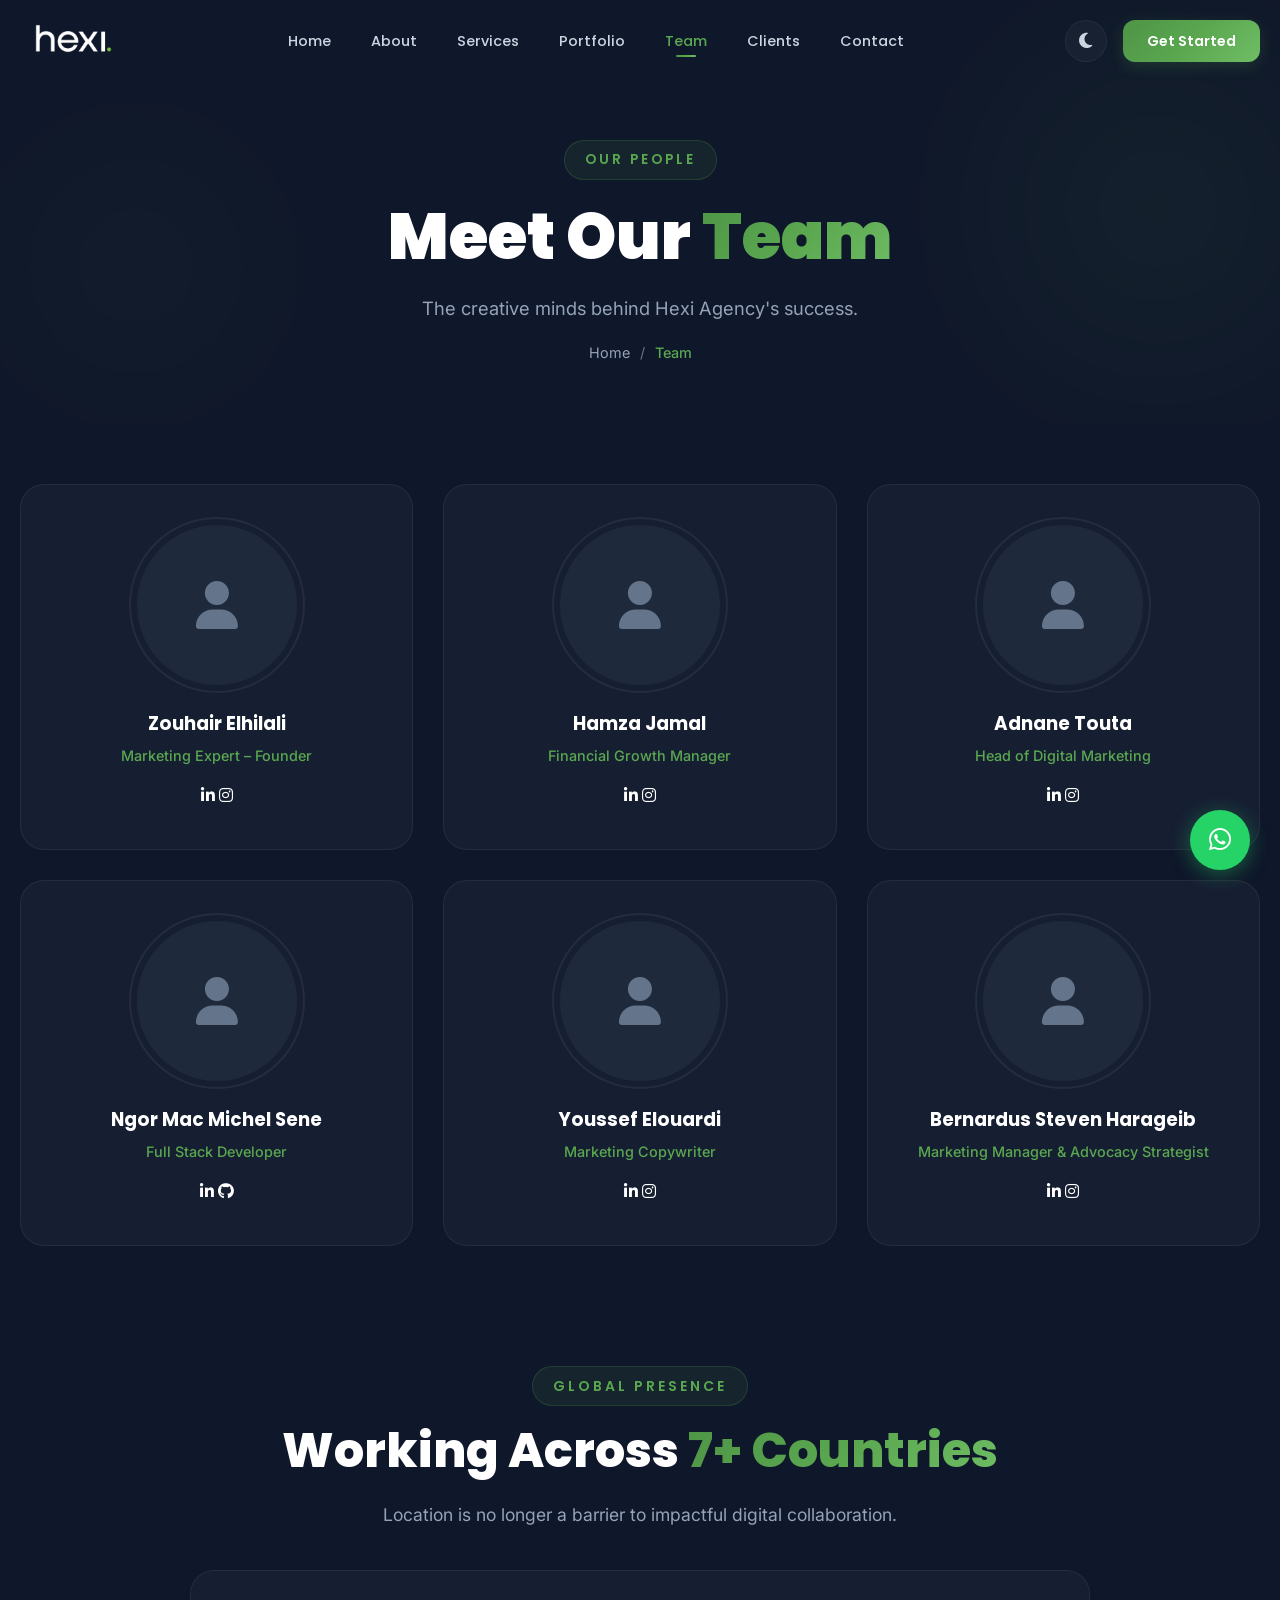
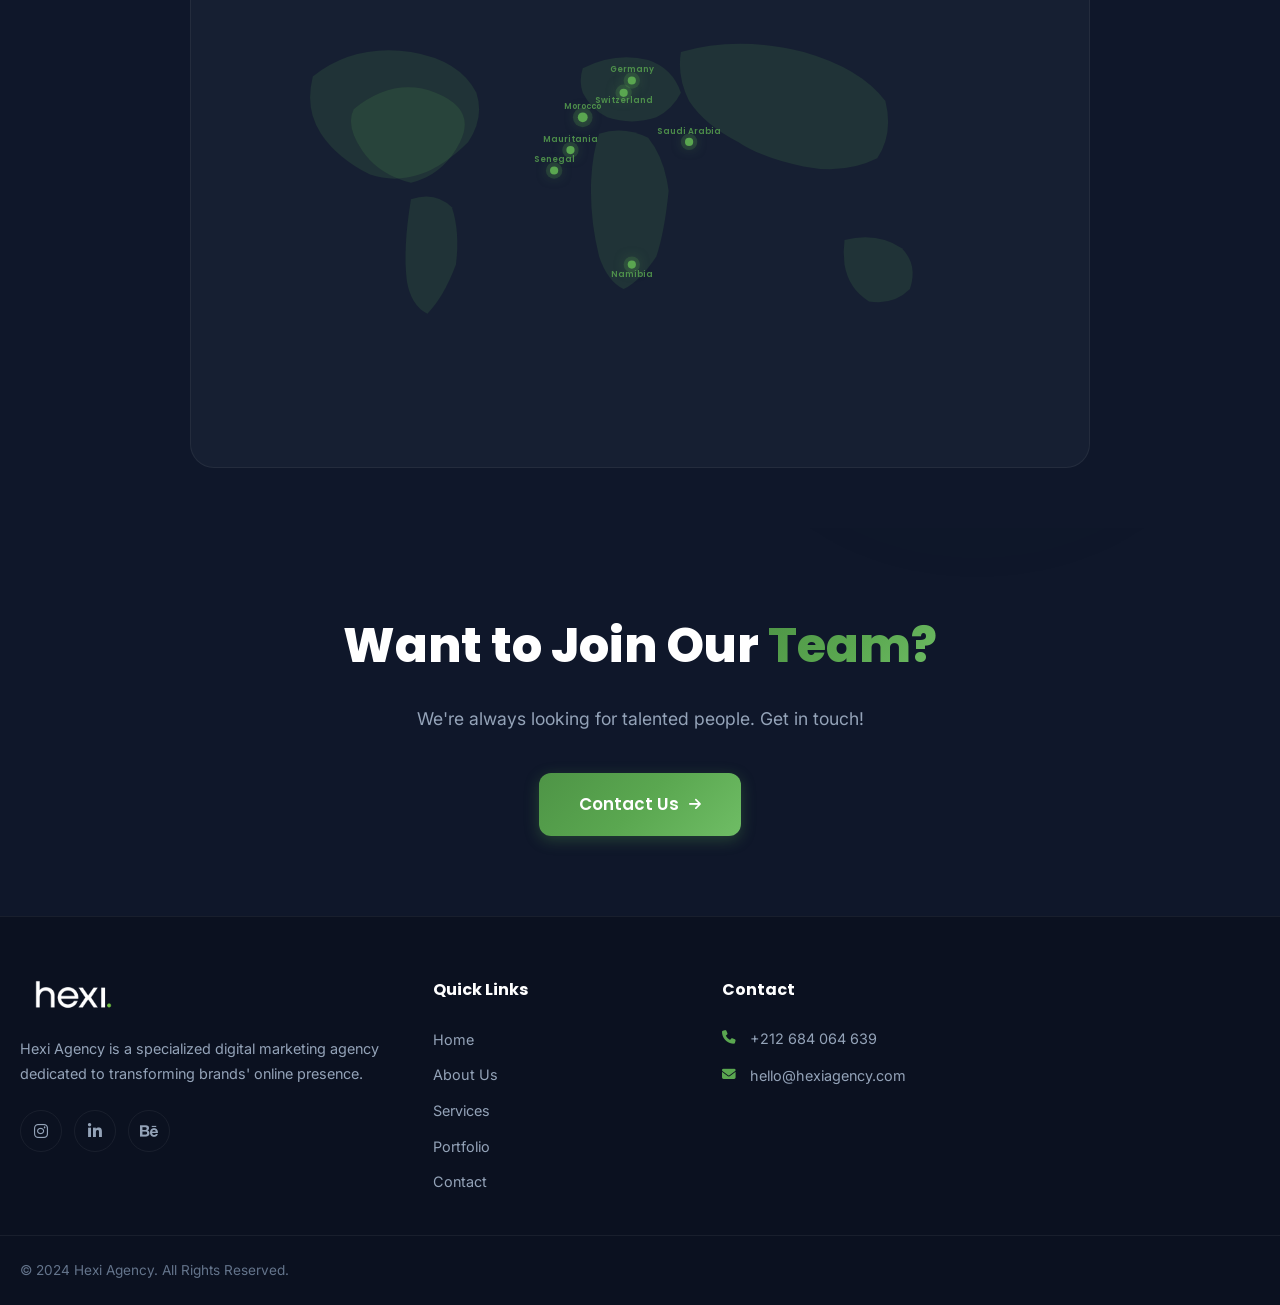
<file: team.html>
<!DOCTYPE html>
<html lang="en" data-theme="dark">
<head>
    <meta charset="UTF-8">
    <meta name="viewport" content="width=device-width, initial-scale=1.0">
    <meta name="description" content="Meet the Hexi Agency team - Creative professionals dedicated to digital excellence.">
    <title>Our Team | Hexi Agency</title>
    <link rel="preconnect" href="https://fonts.googleapis.com">
    <link rel="preconnect" href="https://fonts.gstatic.com" crossorigin>
    <link href="https://fonts.googleapis.com/css2?family=Poppins:wght@300;400;500;600;700;800;900&family=Inter:wght@300;400;500;600;700;800&display=swap" rel="stylesheet">
    <link rel="stylesheet" href="https://cdnjs.cloudflare.com/ajax/libs/font-awesome/6.5.1/css/all.min.css">
    <link rel="stylesheet" href="css/style.css">
    <link rel="stylesheet" href="css/animations.css">
    <link rel="stylesheet" href="css/responsive.css">
</head>
<body>

    <div id="preloader">
        <div class="preloader-inner">
            <div class="preloader-logo"><img src="assets/images/hexi-logo.png" alt="Hexi Agency" class="preloader-logo-img"></div>
            <div class="preloader-bar"><div class="preloader-bar-inner"></div></div>
            <p class="preloader-text">Loading...</p>
        </div>
    </div>

    <div class="custom-cursor"></div>
    <div class="custom-cursor-follower"></div>

    <header id="navbar" class="navbar">
        <div class="nav-container">
            <a href="index.html" class="nav-logo"><img src="assets/images/hexi-logo.png" alt="Hexi Agency" class="nav-logo-img"></a>
            <nav class="nav-menu" id="navMenu">
                <ul class="nav-list">
                    <li class="nav-item"><a href="index.html" class="nav-link">Home</a></li>
                    <li class="nav-item"><a href="about.html" class="nav-link">About</a></li>
                    <li class="nav-item"><a href="services.html" class="nav-link">Services</a></li>
                    <li class="nav-item"><a href="portfolio.html" class="nav-link">Portfolio</a></li>
                    <li class="nav-item"><a href="team.html" class="nav-link active">Team</a></li>
                    <li class="nav-item"><a href="clients.html" class="nav-link">Clients</a></li>
                    <li class="nav-item"><a href="contact.html" class="nav-link">Contact</a></li>
                </ul>
            </nav>
            <div class="nav-actions">
                <button class="theme-toggle" id="themeToggle" aria-label="Toggle Theme"><i class="fas fa-moon" id="themeIcon"></i></button>
                <a href="contact.html" class="nav-cta-btn">Get Started</a>
                <button class="nav-hamburger" id="navHamburger" aria-label="Toggle Menu">
                    <span class="hamburger-line"></span><span class="hamburger-line"></span><span class="hamburger-line"></span>
                </button>
            </div>
        </div>
    </header>

    <div class="mobile-menu-overlay" id="mobileMenuOverlay">
        <div class="mobile-menu-content">
            <ul class="mobile-nav-list">
                <li><a href="index.html" class="mobile-nav-link">Home</a></li>
                <li><a href="about.html" class="mobile-nav-link">About</a></li>
                <li><a href="services.html" class="mobile-nav-link">Services</a></li>
                <li><a href="portfolio.html" class="mobile-nav-link">Portfolio</a></li>
                <li><a href="team.html" class="mobile-nav-link active">Team</a></li>
                <li><a href="clients.html" class="mobile-nav-link">Clients</a></li>
                <li><a href="contact.html" class="mobile-nav-link">Contact</a></li>
            </ul>
            <div class="mobile-menu-footer">
                <div class="mobile-social-links">
                    <a href="https://instagram.com/hexi.agency" target="_blank"><i class="fab fa-instagram"></i></a>
                    <a href="#"><i class="fab fa-linkedin-in"></i></a>
                </div>
                <p class="mobile-menu-email">hello@hexiagency.com</p>
            </div>
        </div>
    </div>

    <main>
        <!-- Page Hero -->
        <section class="page-hero">
            <div class="page-hero-bg">
                <div class="hero-gradient-orb hero-orb-1"></div>
                <div class="hero-gradient-orb hero-orb-2"></div>
            </div>
            <div class="container">
                <div class="page-hero-content text-center">
                    <span class="page-hero-tag reveal-up">Our People</span>
                    <h1 class="page-hero-title reveal-up">
                        Meet Our <span class="text-gradient">Team</span>
                    </h1>
                    <p class="page-hero-subtitle reveal-up">
                        The creative minds behind Hexi Agency's success.
                    </p>
                    <div class="page-breadcrumb reveal-up">
                        <a href="index.html">Home</a>
                        <span class="breadcrumb-separator">/</span>
                        <span>Team</span>
                    </div>
                </div>
            </div>
        </section>

        <!-- Team Section -->
        <section class="section team-section">
            <div class="container">
                <div class="team-grid">
                    <!-- Team Member 1 - Founder -->
                    <div class="team-card reveal-up" data-delay="0">
                        <div class="team-card-inner">
                            <div class="team-avatar">
                                <div class="team-avatar-glow"></div>
                                <div class="team-avatar-inner">
                                    <div class="team-avatar-placeholder">
                                        <i class="fas fa-user"></i>
                                    </div>
                                </div>
                                <div class="team-avatar-ring"></div>
                            </div>
                            <div class="team-info">
                                <h3 class="team-name">Zouhair Elhilali</h3>
                                <p class="team-role">Marketing Expert – Founder</p>
                            </div>
                            <div class="team-social">
                                <a href="#" class="team-social-link"><i class="fab fa-linkedin-in"></i></a>
                                <a href="#" class="team-social-link"><i class="fab fa-instagram"></i></a>
                            </div>
                        </div>
                    </div>

                    <!-- Team Member 2 -->
                    <div class="team-card reveal-up" data-delay="100">
                        <div class="team-card-inner">
                            <div class="team-avatar">
                                <div class="team-avatar-glow"></div>
                                <div class="team-avatar-inner">
                                    <div class="team-avatar-placeholder">
                                        <i class="fas fa-user"></i>
                                    </div>
                                </div>
                                <div class="team-avatar-ring"></div>
                            </div>
                            <div class="team-info">
                                <h3 class="team-name">Hamza Jamal</h3>
                                <p class="team-role">Financial Growth Manager</p>
                            </div>
                            <div class="team-social">
                                <a href="#" class="team-social-link"><i class="fab fa-linkedin-in"></i></a>
                                <a href="#" class="team-social-link"><i class="fab fa-instagram"></i></a>
                            </div>
                        </div>
                    </div>

                    <!-- Team Member 3 -->
                    <div class="team-card reveal-up" data-delay="200">
                        <div class="team-card-inner">
                            <div class="team-avatar">
                                <div class="team-avatar-glow"></div>
                                <div class="team-avatar-inner">
                                    <div class="team-avatar-placeholder">
                                        <i class="fas fa-user"></i>
                                    </div>
                                </div>
                                <div class="team-avatar-ring"></div>
                            </div>
                            <div class="team-info">
                                <h3 class="team-name">Adnane Touta</h3>
                                <p class="team-role">Head of Digital Marketing</p>
                            </div>
                            <div class="team-social">
                                <a href="#" class="team-social-link"><i class="fab fa-linkedin-in"></i></a>
                                <a href="#" class="team-social-link"><i class="fab fa-instagram"></i></a>
                            </div>
                        </div>
                    </div>

                    <!-- Team Member 4 -->
                    <div class="team-card reveal-up" data-delay="0">
                        <div class="team-card-inner">
                            <div class="team-avatar">
                                <div class="team-avatar-glow"></div>
                                <div class="team-avatar-inner">
                                    <div class="team-avatar-placeholder">
                                        <i class="fas fa-user"></i>
                                    </div>
                                </div>
                                <div class="team-avatar-ring"></div>
                            </div>
                            <div class="team-info">
                                <h3 class="team-name">Ngor Mac Michel Sene</h3>
                                <p class="team-role">Full Stack Developer</p>
                            </div>
                            <div class="team-social">
                                <a href="#" class="team-social-link"><i class="fab fa-linkedin-in"></i></a>
                                <a href="#" class="team-social-link"><i class="fab fa-github"></i></a>
                            </div>
                        </div>
                    </div>

                    <!-- Team Member 5 -->
                    <div class="team-card reveal-up" data-delay="100">
                        <div class="team-card-inner">
                            <div class="team-avatar">
                                <div class="team-avatar-glow"></div>
                                <div class="team-avatar-inner">
                                    <div class="team-avatar-placeholder">
                                        <i class="fas fa-user"></i>
                                    </div>
                                </div>
                                <div class="team-avatar-ring"></div>
                            </div>
                            <div class="team-info">
                                <h3 class="team-name">Youssef Elouardi</h3>
                                <p class="team-role">Marketing Copywriter</p>
                            </div>
                            <div class="team-social">
                                <a href="#" class="team-social-link"><i class="fab fa-linkedin-in"></i></a>
                                <a href="#" class="team-social-link"><i class="fab fa-instagram"></i></a>
                            </div>
                        </div>
                    </div>

                    <!-- Team Member 6 -->
                    <div class="team-card reveal-up" data-delay="200">
                        <div class="team-card-inner">
                            <div class="team-avatar">
                                <div class="team-avatar-glow"></div>
                                <div class="team-avatar-inner">
                                    <div class="team-avatar-placeholder">
                                        <i class="fas fa-user"></i>
                                    </div>
                                </div>
                                <div class="team-avatar-ring"></div>
                            </div>
                            <div class="team-info">
                                <h3 class="team-name">Bernardus Steven Harageib</h3>
                                <p class="team-role">Marketing Manager & Advocacy Strategist</p>
                            </div>
                            <div class="team-social">
                                <a href="#" class="team-social-link"><i class="fab fa-linkedin-in"></i></a>
                                <a href="#" class="team-social-link"><i class="fab fa-instagram"></i></a>
                            </div>
                        </div>
                    </div>
                </div>
            </div>
        </section>

        <!-- Global Reach Section -->
        <section class="section global-section">
            <div class="container">
                <div class="section-header text-center">
                    <span class="section-tag reveal-up">Global Presence</span>
                    <h2 class="section-title reveal-up">
                        Working Across <span class="text-gradient">7+ Countries</span>
                    </h2>
                    <p class="section-description reveal-up">
                        Location is no longer a barrier to impactful digital collaboration.
                    </p>
                </div>

                <div class="world-map-container reveal-up">
                    <div class="world-map-wrapper">
                        <!-- Simple SVG World Map representation -->
                        <svg viewBox="0 0 1000 500" class="world-map-svg" xmlns="http://www.w3.org/2000/svg">
                            <!-- Simplified world map paths -->
                            <path class="map-continent" d="M150,120 Q200,80 250,100 Q300,120 280,160 Q260,200 220,210 Q180,200 160,170 Q140,140 150,120Z" opacity="0.15"/>
                            <!-- North America -->
                            <path class="map-continent" d="M100,80 Q150,40 220,50 Q280,60 300,100 Q310,130 290,160 Q260,190 230,200 Q200,210 170,200 Q130,180 110,150 Q90,120 100,80Z" opacity="0.15"/>
                            <!-- South America -->
                            <path class="map-continent" d="M220,230 Q250,220 270,240 Q280,270 275,310 Q260,350 240,370 Q220,360 215,330 Q210,290 220,230Z" opacity="0.15"/>
                            <!-- Europe -->
                            <path class="map-continent" d="M430,70 Q470,50 510,60 Q540,70 550,100 Q540,120 520,130 Q490,140 460,130 Q440,120 430,100 Q425,85 430,70Z" opacity="0.15"/>
                            <!-- Africa -->
                            <path class="map-continent" d="M450,150 Q480,140 510,155 Q530,180 535,220 Q530,270 520,300 Q500,330 480,340 Q460,330 450,300 Q440,260 440,220 Q440,180 450,150Z" opacity="0.15"/>
                            <!-- Asia -->
                            <path class="map-continent" d="M550,50 Q620,30 700,50 Q770,70 800,110 Q810,150 790,180 Q750,200 700,190 Q650,180 620,160 Q580,140 560,110 Q545,80 550,50Z" opacity="0.15"/>
                            <!-- Australia -->
                            <path class="map-continent" d="M750,280 Q790,270 820,290 Q840,310 830,340 Q810,360 780,355 Q755,340 750,310 Q748,295 750,280Z" opacity="0.15"/>

                            <!-- Country dots with glow -->
                            <!-- Morocco -->
                            <circle class="map-dot active" cx="430" cy="130" r="6"/>
                            <circle class="map-dot-glow" cx="430" cy="130" r="12"/>
                            <text class="map-label" x="430" y="120" text-anchor="middle">Morocco</text>

                            <!-- Mauritania -->
                            <circle class="map-dot active" cx="415" cy="170" r="5"/>
                            <circle class="map-dot-glow" cx="415" cy="170" r="10"/>
                            <text class="map-label" x="415" y="160" text-anchor="middle">Mauritania</text>

                            <!-- Senegal -->
                            <circle class="map-dot active" cx="395" cy="195" r="5"/>
                            <circle class="map-dot-glow" cx="395" cy="195" r="10"/>
                            <text class="map-label" x="395" y="185" text-anchor="middle">Senegal</text>

                            <!-- Germany -->
                            <circle class="map-dot active" cx="490" cy="85" r="5"/>
                            <circle class="map-dot-glow" cx="490" cy="85" r="10"/>
                            <text class="map-label" x="490" y="75" text-anchor="middle">Germany</text>

                            <!-- Switzerland -->
                            <circle class="map-dot active" cx="480" cy="100" r="5"/>
                            <circle class="map-dot-glow" cx="480" cy="100" r="10"/>
                            <text class="map-label" x="480" y="113" text-anchor="middle">Switzerland</text>

                            <!-- Saudi Arabia -->
                            <circle class="map-dot active" cx="560" cy="160" r="5"/>
                            <circle class="map-dot-glow" cx="560" cy="160" r="10"/>
                            <text class="map-label" x="560" y="150" text-anchor="middle">Saudi Arabia</text>

                            <!-- Namibia -->
                            <circle class="map-dot active" cx="490" cy="310" r="5"/>
                            <circle class="map-dot-glow" cx="490" cy="310" r="10"/>
                            <text class="map-label" x="490" y="325" text-anchor="middle">Namibia</text>
                        </svg>
                    </div>
                </div>
            </div>
        </section>

        <!-- CTA -->
        <section class="section cta-section">
            <div class="cta-bg-effects">
                <div class="cta-orb cta-orb-1"></div>
                <div class="cta-orb cta-orb-2"></div>
            </div>
            <div class="container">
                <div class="cta-content text-center">
                    <h2 class="cta-title reveal-up">
                        Want to Join Our <span class="text-gradient">Team?</span>
                    </h2>
                    <p class="cta-description reveal-up">
                        We're always looking for talented people. Get in touch!
                    </p>
                    <div class="cta-buttons reveal-up">
                        <a href="contact.html" class="btn btn-primary btn-lg">
                            <span>Contact Us</span>
                            <i class="fas fa-arrow-right"></i>
                        </a>
                    </div>
                </div>
            </div>
        </section>
    </main>

    <!-- Footer -->
    <footer class="footer">
        <div class="footer-top">
            <div class="container">
                <div class="footer-grid">
                    <div class="footer-col footer-about">
                        <a href="index.html" class="footer-logo"><img src="assets/images/hexi-logo.png" alt="Hexi Agency" class="footer-logo-img"></a>
                        <p class="footer-about-text">Hexi Agency is a specialized digital marketing agency dedicated to transforming brands' online presence.</p>
                        <div class="footer-social">
                            <a href="https://instagram.com/hexi.agency" target="_blank" class="footer-social-link"><i class="fab fa-instagram"></i></a>
                            <a href="#" class="footer-social-link"><i class="fab fa-linkedin-in"></i></a>
                            <a href="#" class="footer-social-link"><i class="fab fa-behance"></i></a>
                        </div>
                    </div>
                    <div class="footer-col">
                        <h4 class="footer-heading">Quick Links</h4>
                        <ul class="footer-links">
                            <li><a href="index.html">Home</a></li>
                            <li><a href="about.html">About Us</a></li>
                            <li><a href="services.html">Services</a></li>
                            <li><a href="portfolio.html">Portfolio</a></li>
                            <li><a href="contact.html">Contact</a></li>
                        </ul>
                    </div>
                    <div class="footer-col">
                        <h4 class="footer-heading">Contact</h4>
                        <ul class="footer-contact-list">
                            <li><i class="fas fa-phone"></i><a href="tel:+212684064639">+212 684 064 639</a></li>
                            <li><i class="fas fa-envelope"></i><a href="mailto:hello@hexiagency.com">hello@hexiagency.com</a></li>
                        </ul>
                    </div>
                </div>
            </div>
        </div>
        <div class="footer-bottom">
            <div class="container">
                <div class="footer-bottom-content">
                    <p>&copy; 2024 Hexi Agency. All Rights Reserved.</p>
                </div>
            </div>
        </div>
    </footer>

    <a href="https://wa.me/212684064639" target="_blank" class="whatsapp-float" aria-label="Chat on WhatsApp">
        <i class="fab fa-whatsapp"></i>
        <span class="whatsapp-tooltip">Chat with us</span>
    </a>

    <button id="backToTop" class="back-to-top" aria-label="Back to top"><i class="fas fa-arrow-up"></i></button>

    <script src="js/main.js"></script>
    <script src="js/animations.js"></script>
</body>
</html>
</file>
<file: css/style.css>
/* ============================================
   HEXI AGENCY - MAIN STYLESHEET
   Brand Color: #5AA750 (Pure Green)
   SPA Version
   ============================================ */

/* ---- CSS Custom Properties ---- */
:root {
    --primary: #5AA750;
    --primary-dark: #4E9446;
    --primary-light: #6FBD65;
    --primary-glow: rgba(90, 167, 80, 0.3);
    --primary-glow-strong: rgba(90, 167, 80, 0.6);

    --gradient-primary: linear-gradient(135deg, #4E9446 0%, #5AA750 50%, #6FBD65 100%);
    --gradient-primary-hover: linear-gradient(135deg, #437D3B 0%, #4E9446 50%, #5AA750 100%);
    --gradient-glow: linear-gradient(135deg, rgba(90, 167, 80, 0.15) 0%, rgba(90, 167, 80, 0.08) 50%, rgba(111, 189, 101, 0.12) 100%);
    --gradient-dark: linear-gradient(180deg, #0F172A 0%, #1a2744 100%);
    --gradient-card: linear-gradient(135deg, rgba(255, 255, 255, 0.05) 0%, rgba(255, 255, 255, 0.02) 100%);

    --font-primary: 'Poppins', sans-serif;
    --font-secondary: 'Inter', sans-serif;

    --section-padding: 120px;
    --container-max: 1280px;
    --container-padding: 20px;

    --radius-sm: 8px;
    --radius-md: 12px;
    --radius-lg: 16px;
    --radius-xl: 24px;
    --radius-full: 50%;

    --transition-fast: 0.2s ease;
    --transition-normal: 0.3s ease;
    --transition-slow: 0.5s ease;
    --transition-cubic: 0.6s cubic-bezier(0.16, 1, 0.3, 1);

    --shadow-sm: 0 2px 8px rgba(0, 0, 0, 0.1);
    --shadow-md: 0 4px 16px rgba(0, 0, 0, 0.15);
    --shadow-lg: 0 8px 32px rgba(0, 0, 0, 0.2);
    --shadow-glow: 0 0 30px rgba(90, 167, 80, 0.15);
    --shadow-glow-strong: 0 0 60px rgba(90, 167, 80, 0.25);

    --z-cursor: 9999;
    --z-preloader: 9998;
    --z-page-transition: 1000;
    --z-mobile-menu: 999;
    --z-navbar: 998;
    --z-whatsapp: 997;
    --z-back-to-top: 996;
}

/* ---- Dark Theme ---- */
[data-theme="dark"] {
    --bg-primary: #0F172A;
    --bg-secondary: #1E293B;
    --bg-tertiary: #0B1120;
    --bg-card: rgba(30, 41, 59, 0.5);
    --bg-card-hover: rgba(30, 41, 59, 0.8);
    --bg-glass: rgba(15, 23, 42, 0.7);
    --bg-glass-border: rgba(255, 255, 255, 0.08);
    --bg-input: rgba(30, 41, 59, 0.6);
    --text-primary: #FFFFFF;
    --text-secondary: #CBD5E1;
    --text-tertiary: #94A3B8;
    --text-muted: #64748B;
    --border-color: rgba(255, 255, 255, 0.06);
    --border-light: rgba(255, 255, 255, 0.1);
    --border-active: rgba(90, 167, 80, 0.3);
    --navbar-bg: rgba(15, 23, 42, 0.85);
    --navbar-blur: 20px;
}

/* ---- Light Theme ---- */
[data-theme="light"] {
    --bg-primary: #FFFFFF;
    --bg-secondary: #F8FAFC;
    --bg-tertiary: #F1F5F9;
    --bg-card: rgba(255, 255, 255, 0.8);
    --bg-card-hover: rgba(255, 255, 255, 1);
    --bg-glass: rgba(255, 255, 255, 0.7);
    --bg-glass-border: rgba(0, 0, 0, 0.08);
    --bg-input: rgba(241, 245, 249, 0.8);
    --text-primary: #0F172A;
    --text-secondary: #334155;
    --text-tertiary: #64748B;
    --text-muted: #94A3B8;
    --border-color: rgba(0, 0, 0, 0.06);
    --border-light: rgba(0, 0, 0, 0.08);
    --border-active: rgba(90, 167, 80, 0.4);
    --navbar-bg: rgba(255, 255, 255, 0.85);
    --navbar-blur: 20px;
}

/* ============================================
   RESET & BASE
   ============================================ */
*,
*::before,
*::after {
    margin: 0;
    padding: 0;
    box-sizing: border-box;
}

html {
    scroll-behavior: smooth;
    font-size: 16px;
    -webkit-font-smoothing: antialiased;
    -moz-osx-font-smoothing: grayscale;
}

body {
    font-family: var(--font-secondary);
    background-color: var(--bg-primary);
    color: var(--text-primary);
    line-height: 1.6;
    overflow-x: hidden;
    transition: background-color var(--transition-slow), color var(--transition-slow);
}

body.no-scroll { overflow: hidden; }

a {
    text-decoration: none;
    color: inherit;
    transition: color var(--transition-fast);
}

ul, ol { list-style: none; }

img {
    max-width: 100%;
    height: auto;
    display: block;
}

button {
    cursor: pointer;
    border: none;
    outline: none;
    background: none;
    font-family: inherit;
}

input, textarea, select {
    font-family: inherit;
    outline: none;
    border: none;
}

::selection {
    background-color: var(--primary);
    color: #fff;
}

/* ============================================
   UTILITIES
   ============================================ */
.container {
    max-width: var(--container-max);
    margin: 0 auto;
    padding: 0 var(--container-padding);
}

.section {
    padding: var(--section-padding) 0;
    position: relative;
}

.text-center { text-align: center; }

.text-gradient {
    background: var(--gradient-primary);
    -webkit-background-clip: text;
    -webkit-text-fill-color: transparent;
    background-clip: text;
}

/* ============================================
   SPA PAGE SECTIONS
   ============================================ */
.page-section {
    display: none;
    opacity: 0;
    transform: translateY(20px);
    transition: opacity 0.5s cubic-bezier(0.16, 1, 0.3, 1),
        transform 0.5s cubic-bezier(0.16, 1, 0.3, 1);
    min-height: 100vh;
}

.page-section.active { display: block; }
.page-section.fade-in { opacity: 1; transform: translateY(0); }
.page-section.fade-out { opacity: 0; transform: translateY(-10px); }

.page-transition-overlay {
    position: fixed;
    top: 0;
    left: 0;
    width: 100%;
    height: 100%;
    background: var(--bg-primary);
    z-index: var(--z-page-transition);
    pointer-events: none;
    opacity: 0;
    transition: opacity 0.3s ease;
}

.page-transition-overlay.active {
    opacity: 1;
    pointer-events: all;
}

/* ============================================
   SECTION HEADERS
   ============================================ */
.section-header { margin-bottom: 60px; }

.section-tag {
    display: inline-flex;
    align-items: center;
    gap: 8px;
    font-family: var(--font-primary);
    font-size: 0.875rem;
    font-weight: 600;
    color: var(--primary);
    text-transform: uppercase;
    letter-spacing: 3px;
    margin-bottom: 16px;
    padding: 8px 20px;
    background: rgba(90, 167, 80, 0.1);
    border: 1px solid rgba(90, 167, 80, 0.2);
    border-radius: 50px;
}

.section-title {
    font-family: var(--font-primary);
    font-size: clamp(2rem, 4vw, 3rem);
    font-weight: 800;
    line-height: 1.2;
    margin-bottom: 20px;
    color: var(--text-primary);
}

.section-description {
    font-size: 1.1rem;
    color: var(--text-tertiary);
    max-width: 600px;
    margin: 0 auto;
    line-height: 1.7;
}

/* ============================================
   GLASSMORPHISM
   ============================================ */
.glass-card {
    background: var(--bg-glass);
    backdrop-filter: blur(16px);
    -webkit-backdrop-filter: blur(16px);
    border: 1px solid var(--bg-glass-border);
    border-radius: var(--radius-lg);
}

/* ============================================
   BUTTONS
   ============================================ */
.btn {
    display: inline-flex;
    align-items: center;
    justify-content: center;
    gap: 10px;
    font-family: var(--font-primary);
    font-size: 0.95rem;
    font-weight: 600;
    padding: 14px 32px;
    border-radius: var(--radius-md);
    transition: all var(--transition-normal);
    position: relative;
    overflow: hidden;
    cursor: pointer;
}

.btn i {
    font-size: 0.85rem;
    transition: transform var(--transition-normal);
}

.btn:hover i { transform: translateX(4px); }

.btn-primary {
    background: var(--gradient-primary);
    color: #fff;
    border: none;
    box-shadow: 0 4px 15px rgba(90, 167, 80, 0.3);
}

.btn-primary::before {
    content: '';
    position: absolute;
    top: 0;
    left: -100%;
    width: 100%;
    height: 100%;
    background: linear-gradient(90deg, transparent, rgba(255, 255, 255, 0.2), transparent);
    transition: left 0.5s ease;
}

.btn-primary:hover::before { left: 100%; }

.btn-primary:hover {
    box-shadow: var(--shadow-glow-strong);
    transform: translateY(-2px);
}

.btn-outline {
    background: transparent;
    color: var(--text-primary);
    border: 2px solid var(--border-light);
}

.btn-outline:hover {
    border-color: var(--primary);
    color: var(--primary);
    background: rgba(90, 167, 80, 0.05);
}

.btn-whatsapp {
    background: #25D366;
    color: #fff;
    border: none;
    box-shadow: 0 4px 15px rgba(37, 211, 102, 0.3);
}

.btn-whatsapp:hover {
    box-shadow: 0 8px 30px rgba(37, 211, 102, 0.4);
    transform: translateY(-2px);
}

.btn-lg {
    padding: 18px 40px;
    font-size: 1.05rem;
}

/* ============================================
   PRELOADER
   ============================================ */
#preloader {
    position: fixed;
    top: 0;
    left: 0;
    width: 100%;
    height: 100%;
    background: var(--bg-primary);
    display: flex;
    align-items: center;
    justify-content: center;
    z-index: var(--z-preloader);
    transition: opacity 0.5s ease, visibility 0.5s ease;
}

#preloader.loaded {
    opacity: 0;
    visibility: hidden;
    pointer-events: none;
}

.preloader-inner { text-align: center; }

.preloader-logo-img {
    width: 80px;
    height: auto;
    margin: 0 auto 30px;
    animation: preloaderPulse 1.5s ease-in-out infinite;
}

.preloader-bar {
    width: 200px;
    height: 3px;
    background: var(--border-color);
    border-radius: 10px;
    overflow: hidden;
    margin: 0 auto 15px;
}

.preloader-bar-inner {
    width: 0%;
    height: 100%;
    background: var(--gradient-primary);
    border-radius: 10px;
    animation: preloaderBar 2s ease-in-out forwards;
}

.preloader-text {
    font-family: var(--font-primary);
    font-size: 0.85rem;
    color: var(--text-tertiary);
    letter-spacing: 2px;
    text-transform: uppercase;
}

@keyframes preloaderPulse {
    0%, 100% { opacity: 1; transform: scale(1); }
    50% { opacity: 0.6; transform: scale(0.95); }
}

@keyframes preloaderBar {
    0% { width: 0%; }
    50% { width: 70%; }
    100% { width: 100%; }
}

/* ============================================
   CUSTOM CURSOR
   ============================================ */
.custom-cursor {
    width: 8px;
    height: 8px;
    background: var(--primary);
    border-radius: 50%;
    position: fixed;
    top: 0;
    left: 0;
    pointer-events: none;
    z-index: var(--z-cursor);
    transition: transform 0.1s ease, opacity 0.3s ease;
    opacity: 0;
    mix-blend-mode: difference;
}

.custom-cursor-follower {
    width: 36px;
    height: 36px;
    border: 2px solid rgba(90, 167, 80, 0.5);
    border-radius: 50%;
    position: fixed;
    top: 0;
    left: 0;
    pointer-events: none;
    z-index: var(--z-cursor);
    transition: transform 0.15s ease, width 0.3s ease, height 0.3s ease, opacity 0.3s ease;
    opacity: 0;
}

.custom-cursor.active { opacity: 1; }
.custom-cursor-follower.active { opacity: 1; }
.custom-cursor.hover { transform: scale(2.5); }

.custom-cursor-follower.hover {
    width: 50px;
    height: 50px;
    border-color: rgba(90, 167, 80, 0.3);
}

/* ============================================
   NAVBAR
   ============================================ */
.navbar {
    position: fixed;
    top: 0;
    left: 0;
    width: 100%;
    z-index: var(--z-navbar);
    padding: 20px 0;
    transition: all var(--transition-normal);
}

.navbar.scrolled {
    padding: 12px 0;
    background: var(--navbar-bg);
    backdrop-filter: blur(var(--navbar-blur));
    -webkit-backdrop-filter: blur(var(--navbar-blur));
    border-bottom: 1px solid var(--border-color);
    box-shadow: var(--shadow-sm);
}

.nav-container {
    max-width: var(--container-max);
    margin: 0 auto;
    padding: 0 var(--container-padding);
    display: flex;
    align-items: center;
    justify-content: space-between;
}

.nav-logo-img {
    height: 40px;
    width: auto;
    transition: var(--transition-normal);
}

.navbar.scrolled .nav-logo-img { height: 35px; }

.nav-list {
    display: flex;
    align-items: center;
    gap: 8px;
}

.nav-link {
    font-family: var(--font-primary);
    font-size: 0.9rem;
    font-weight: 500;
    color: var(--text-secondary);
    padding: 8px 16px;
    border-radius: var(--radius-sm);
    transition: all var(--transition-fast);
    position: relative;
    cursor: pointer;
}

.nav-link::after {
    content: '';
    position: absolute;
    bottom: 2px;
    left: 50%;
    transform: translateX(-50%);
    width: 0;
    height: 2px;
    background: var(--gradient-primary);
    border-radius: 2px;
    transition: width var(--transition-normal);
}

.nav-link:hover,
.nav-link.active { color: var(--primary); }

.nav-link:hover::after,
.nav-link.active::after { width: 20px; }

.nav-actions {
    display: flex;
    align-items: center;
    gap: 16px;
}

.theme-toggle {
    width: 42px;
    height: 42px;
    border-radius: var(--radius-full);
    display: flex;
    align-items: center;
    justify-content: center;
    color: var(--text-secondary);
    font-size: 1.1rem;
    background: var(--bg-card);
    border: 1px solid var(--border-color);
    transition: all var(--transition-normal);
}

.theme-toggle:hover {
    color: var(--primary);
    border-color: var(--primary);
    box-shadow: var(--shadow-glow);
}

.nav-cta-btn {
    font-family: var(--font-primary);
    font-size: 0.875rem;
    font-weight: 600;
    color: #fff;
    padding: 10px 24px;
    background: var(--gradient-primary);
    border-radius: var(--radius-md);
    transition: all var(--transition-normal);
    box-shadow: 0 4px 15px rgba(90, 167, 80, 0.2);
    cursor: pointer;
}

.nav-cta-btn:hover {
    box-shadow: var(--shadow-glow-strong);
    transform: translateY(-2px);
}

.nav-hamburger {
    display: none;
    flex-direction: column;
    justify-content: center;
    align-items: center;
    width: 42px;
    height: 42px;
    gap: 6px;
    border-radius: var(--radius-sm);
    transition: var(--transition-normal);
}

.hamburger-line {
    display: block;
    width: 24px;
    height: 2px;
    background: var(--text-primary);
    border-radius: 2px;
    transition: all var(--transition-normal);
}

.nav-hamburger.active .hamburger-line:nth-child(1) { transform: translateY(8px) rotate(45deg); }
.nav-hamburger.active .hamburger-line:nth-child(2) { opacity: 0; transform: scaleX(0); }
.nav-hamburger.active .hamburger-line:nth-child(3) { transform: translateY(-8px) rotate(-45deg); }

/* ============================================
   MOBILE MENU
   ============================================ */
.mobile-menu-overlay {
    position: fixed;
    top: 0;
    left: 0;
    width: 100%;
    height: 100%;
    background: var(--bg-primary);
    z-index: var(--z-mobile-menu);
    display: flex;
    align-items: center;
    justify-content: center;
    opacity: 0;
    visibility: hidden;
    transition: all var(--transition-slow);
}

.mobile-menu-overlay.active { opacity: 1; visibility: visible; }
.mobile-menu-content { text-align: center; }
.mobile-nav-list { margin-bottom: 40px; }
.mobile-nav-list li { margin-bottom: 8px; }

.mobile-nav-link {
    font-family: var(--font-primary);
    font-size: 2rem;
    font-weight: 700;
    color: var(--text-secondary);
    display: inline-block;
    padding: 10px 20px;
    transition: all var(--transition-normal);
    transform: translateY(30px);
    opacity: 0;
    cursor: pointer;
}

.mobile-menu-overlay.active .mobile-nav-link { transform: translateY(0); opacity: 1; }
.mobile-nav-link:hover, .mobile-nav-link.active { color: var(--primary); }

.mobile-social-links {
    display: flex;
    gap: 16px;
    justify-content: center;
    margin-bottom: 16px;
}

.mobile-social-links a {
    width: 48px;
    height: 48px;
    border-radius: var(--radius-full);
    border: 1px solid var(--border-light);
    display: flex;
    align-items: center;
    justify-content: center;
    color: var(--text-secondary);
    font-size: 1.2rem;
    transition: all var(--transition-normal);
}

.mobile-social-links a:hover {
    color: var(--primary);
    border-color: var(--primary);
    box-shadow: var(--shadow-glow);
}

.mobile-menu-email { font-size: 0.95rem; color: var(--text-tertiary); }

/* ============================================
   HERO SECTION
   ============================================ */
.hero-section {
    min-height: 100vh;
    display: flex;
    align-items: center;
    position: relative;
    padding: 120px 0 80px;
    overflow: hidden;
}

.hero-bg-effects {
    position: absolute;
    top: 0;
    left: 0;
    width: 100%;
    height: 100%;
    pointer-events: none;
    overflow: hidden;
}

.hero-gradient-orb {
    position: absolute;
    border-radius: 50%;
    filter: blur(80px);
    opacity: 0.4;
}

.hero-orb-1 {
    width: 500px;
    height: 500px;
    background: radial-gradient(circle, rgba(90, 167, 80, 0.25) 0%, transparent 70%);
    top: -10%;
    right: -10%;
    animation: orbFloat1 8s ease-in-out infinite;
}

.hero-orb-2 {
    width: 400px;
    height: 400px;
    background: radial-gradient(circle, rgba(90, 167, 80, 0.15) 0%, transparent 70%);
    bottom: -10%;
    left: -5%;
    animation: orbFloat2 10s ease-in-out infinite;
}

.hero-orb-3 {
    width: 300px;
    height: 300px;
    background: radial-gradient(circle, rgba(111, 189, 101, 0.12) 0%, transparent 70%);
    top: 40%;
    left: 30%;
    animation: orbFloat3 12s ease-in-out infinite;
}

.hero-particles-canvas {
    position: absolute;
    top: 0;
    left: 0;
    width: 100%;
    height: 100%;
    pointer-events: none;
}

.hero-grid-lines {
    position: absolute;
    top: 0;
    left: 0;
    width: 100%;
    height: 100%;
    background-image:
        linear-gradient(rgba(90, 167, 80, 0.03) 1px, transparent 1px),
        linear-gradient(90deg, rgba(90, 167, 80, 0.03) 1px, transparent 1px);
    background-size: 60px 60px;
    mask-image: radial-gradient(ellipse 80% 80% at 50% 50%, black 30%, transparent 100%);
    -webkit-mask-image: radial-gradient(ellipse 80% 80% at 50% 50%, black 30%, transparent 100%);
}

@keyframes orbFloat1 {
    0%, 100% { transform: translate(0, 0) scale(1); }
    33% { transform: translate(-30px, 20px) scale(1.05); }
    66% { transform: translate(20px, -30px) scale(0.95); }
}

@keyframes orbFloat2 {
    0%, 100% { transform: translate(0, 0) scale(1); }
    33% { transform: translate(20px, -20px) scale(1.1); }
    66% { transform: translate(-20px, 30px) scale(0.9); }
}

@keyframes orbFloat3 {
    0%, 100% { transform: translate(0, 0); }
    50% { transform: translate(40px, -40px); }
}

.hero-container {
    display: grid;
    grid-template-columns: 1fr 1fr;
    gap: 60px;
    align-items: center;
    position: relative;
    z-index: 2;
}

.hero-badge {
    display: inline-flex;
    align-items: center;
    gap: 8px;
    padding: 8px 20px;
    background: rgba(90, 167, 80, 0.1);
    border: 1px solid rgba(90, 167, 80, 0.2);
    border-radius: 50px;
    font-family: var(--font-primary);
    font-size: 0.85rem;
    font-weight: 500;
    color: var(--primary);
    margin-bottom: 24px;
}

.badge-dot {
    width: 8px;
    height: 8px;
    background: var(--primary);
    border-radius: 50%;
    animation: dotPulse 2s ease-in-out infinite;
}

@keyframes dotPulse {
    0%, 100% { opacity: 1; transform: scale(1); }
    50% { opacity: 0.5; transform: scale(0.8); }
}

.hero-title {
    font-family: var(--font-primary);
    font-size: clamp(2.5rem, 5vw, 4.2rem);
    font-weight: 900;
    line-height: 1.1;
    margin-bottom: 24px;
    color: var(--text-primary);
}

.hero-title-highlight {
    position: relative;
    display: inline-block;
}

.hero-title-highlight::after {
    content: '';
    position: absolute;
    bottom: 4px;
    left: 0;
    width: 100%;
    height: 8px;
    background: var(--gradient-primary);
    opacity: 0.3;
    border-radius: 4px;
    z-index: -1;
}

.hero-title-gradient {
    background: var(--gradient-primary);
    -webkit-background-clip: text;
    -webkit-text-fill-color: transparent;
    background-clip: text;
}

.hero-subtitle {
    font-size: 1.15rem;
    color: var(--text-tertiary);
    line-height: 1.8;
    margin-bottom: 40px;
    max-width: 500px;
}

.hero-buttons {
    display: flex;
    gap: 16px;
    flex-wrap: wrap;
    margin-bottom: 50px;
}

.hero-stats {
    display: flex;
    gap: 40px;
    align-items: center;
}

.hero-stat { text-align: center; }

.hero-stat-number {
    font-family: var(--font-primary);
    font-size: 2rem;
    font-weight: 800;
    color: var(--primary);
    display: inline;
}

.hero-stat-plus {
    font-family: var(--font-primary);
    font-size: 1.5rem;
    font-weight: 700;
    color: var(--primary);
}

.hero-stat-label {
    display: block;
    font-size: 0.85rem;
    color: var(--text-tertiary);
    margin-top: 4px;
}

.hero-stat-divider {
    width: 1px;
    height: 40px;
    background: var(--border-light);
}

.hero-visual {
    position: relative;
    display: flex;
    align-items: center;
    justify-content: center;
}

.hero-3d-wrapper {
    position: relative;
    width: 100%;
    max-width: 500px;
    aspect-ratio: 1;
}

.hero-hexagon-grid {
    position: absolute;
    top: 50%;
    left: 50%;
    transform: translate(-50%, -50%);
    width: 100%;
    height: 100%;
}

.hex-item {
    position: absolute;
    width: 100px;
    height: 115px;
    background: rgba(90, 167, 80, 0.08);
    border: 1px solid rgba(90, 167, 80, 0.15);
    clip-path: polygon(50% 0%, 100% 25%, 100% 75%, 50% 100%, 0% 75%, 0% 25%);
    transition: all var(--transition-slow);
    animation: hexFloat 4s ease-in-out infinite;
}

.hex-item:hover {
    background: rgba(90, 167, 80, 0.15);
    border-color: rgba(90, 167, 80, 0.3);
}

.hex-1 { top: 10%; left: 35%; animation-delay: 0s; }
.hex-2 { top: 25%; left: 55%; animation-delay: 0.5s; }
.hex-3 { top: 25%; left: 15%; animation-delay: 1s; }
.hex-4 { top: 45%; left: 35%; animation-delay: 1.5s; }
.hex-5 { top: 45%; left: 55%; animation-delay: 0.3s; }
.hex-6 { top: 60%; left: 25%; animation-delay: 0.8s; }
.hex-7 { top: 60%; left: 50%; animation-delay: 1.2s; }

@keyframes hexFloat {
    0%, 100% { transform: translateY(0); }
    50% { transform: translateY(-8px); }
}

.hero-floating-elements {
    position: absolute;
    top: 0;
    left: 0;
    width: 100%;
    height: 100%;
}

.floating-icon {
    position: absolute;
    width: 56px;
    height: 56px;
    background: var(--bg-glass);
    backdrop-filter: blur(10px);
    border: 1px solid var(--bg-glass-border);
    border-radius: var(--radius-md);
    display: flex;
    align-items: center;
    justify-content: center;
    color: var(--primary);
    font-size: 1.3rem;
    box-shadow: var(--shadow-glow);
    animation: iconFloat 5s ease-in-out infinite;
}

.fi-1 { top: 5%; left: 10%; animation-delay: 0s; }
.fi-2 { top: 15%; right: 5%; animation-delay: 1s; }
.fi-3 { bottom: 30%; right: 0; animation-delay: 2s; }
.fi-4 { bottom: 10%; left: 15%; animation-delay: 0.5s; }
.fi-5 { top: 50%; left: 0; animation-delay: 1.5s; }

@keyframes iconFloat {
    0%, 100% { transform: translateY(0) rotate(0deg); }
    50% { transform: translateY(-15px) rotate(5deg); }
}

.hero-scroll-indicator {
    position: absolute;
    bottom: 40px;
    left: 50%;
    transform: translateX(-50%);
    display: flex;
    flex-direction: column;
    align-items: center;
    gap: 10px;
    z-index: 3;
}

.scroll-mouse {
    width: 26px;
    height: 40px;
    border: 2px solid var(--border-light);
    border-radius: 20px;
    position: relative;
    display: flex;
    justify-content: center;
}

.scroll-wheel {
    width: 4px;
    height: 8px;
    background: var(--primary);
    border-radius: 4px;
    margin-top: 8px;
    animation: scrollWheel 2s ease-in-out infinite;
}

@keyframes scrollWheel {
    0% { transform: translateY(0); opacity: 1; }
    100% { transform: translateY(12px); opacity: 0; }
}

.hero-scroll-indicator span {
    font-size: 0.75rem;
    color: var(--text-muted);
    letter-spacing: 2px;
    text-transform: uppercase;
}

/* ============================================
   SERVICES PREVIEW
   ============================================ */
.services-preview-section { background: var(--bg-secondary); }

.services-grid {
    display: grid;
    grid-template-columns: repeat(3, 1fr);
    gap: 24px;
}

.service-card {
    padding: 40px 30px;
    position: relative;
    overflow: hidden;
    transition: all var(--transition-cubic);
    cursor: pointer;
}

.service-card:hover {
    transform: translateY(-8px);
    border-color: var(--border-active);
    box-shadow: var(--shadow-glow);
}

.service-card-icon {
    position: relative;
    width: 64px;
    height: 64px;
    display: flex;
    align-items: center;
    justify-content: center;
    margin-bottom: 24px;
    font-size: 1.6rem;
    color: var(--primary);
    background: rgba(90, 167, 80, 0.1);
    border-radius: var(--radius-md);
    transition: all var(--transition-normal);
}

.service-card:hover .service-card-icon {
    background: rgba(90, 167, 80, 0.2);
    box-shadow: var(--shadow-glow);
}

.icon-glow {
    position: absolute;
    width: 100%;
    height: 100%;
    background: radial-gradient(circle, rgba(90, 167, 80, 0.3) 0%, transparent 70%);
    border-radius: var(--radius-md);
    opacity: 0;
    transition: opacity var(--transition-normal);
}

.service-card:hover .icon-glow { opacity: 1; }

.service-card-title {
    font-family: var(--font-primary);
    font-size: 1.25rem;
    font-weight: 700;
    margin-bottom: 12px;
    color: var(--text-primary);
}

.service-card-desc {
    font-size: 0.95rem;
    color: var(--text-tertiary);
    line-height: 1.7;
    margin-bottom: 20px;
}

.service-card-link {
    display: inline-flex;
    align-items: center;
    gap: 8px;
    font-family: var(--font-primary);
    font-size: 0.9rem;
    font-weight: 600;
    color: var(--primary);
    transition: all var(--transition-normal);
    cursor: pointer;
}

.service-card-link:hover { gap: 14px; }

.service-card-number {
    position: absolute;
    top: 20px;
    right: 24px;
    font-family: var(--font-primary);
    font-size: 3rem;
    font-weight: 900;
    color: var(--text-primary);
    opacity: 0.04;
    line-height: 1;
}

/* ============================================
   ABOUT PREVIEW
   ============================================ */
.about-preview-wrapper {
    display: grid;
    grid-template-columns: 1fr 1fr;
    gap: 80px;
    align-items: center;
}

.about-image-stack {
    position: relative;
    width: 100%;
    max-width: 480px;
}

.about-image-card {
    border-radius: var(--radius-lg);
    overflow: hidden;
    box-shadow: var(--shadow-lg);
}

.about-img-placeholder {
    width: 100%;
    height: 280px;
    background: var(--gradient-glow);
    border: 1px solid var(--border-light);
    border-radius: var(--radius-lg);
    display: flex;
    flex-direction: column;
    align-items: center;
    justify-content: center;
    gap: 12px;
    color: var(--primary);
}

.about-img-placeholder i { font-size: 3rem; opacity: 0.6; }
.about-img-placeholder span { font-family: var(--font-primary); font-weight: 600; font-size: 1rem; opacity: 0.6; }

.about-img-1 { position: relative; z-index: 2; }

.about-img-2 {
    position: absolute;
    bottom: -30px;
    right: -30px;
    width: 60%;
    z-index: 3;
}

.about-img-2 .about-img-placeholder {
    height: 200px;
    background: var(--bg-glass);
    backdrop-filter: blur(10px);
}

.about-experience-badge {
    position: absolute;
    bottom: 20px;
    left: -20px;
    background: var(--gradient-primary);
    color: #fff;
    padding: 20px 24px;
    border-radius: var(--radius-lg);
    z-index: 4;
    box-shadow: var(--shadow-glow-strong);
    text-align: center;
}

.exp-number { font-family: var(--font-primary); font-size: 2rem; font-weight: 900; display: block; line-height: 1; }
.exp-text { font-size: 0.8rem; font-weight: 500; line-height: 1.4; opacity: 0.9; }
.about-preview-content .section-tag { display: inline-block; margin-bottom: 16px; }

.about-preview-text {
    font-size: 1.05rem;
    color: var(--text-tertiary);
    line-height: 1.8;
    margin-bottom: 30px;
}

.about-features { margin-bottom: 36px; }

.about-feature {
    display: flex;
    gap: 16px;
    align-items: flex-start;
    margin-bottom: 20px;
}

.about-feature-icon { color: var(--primary); font-size: 1.2rem; margin-top: 2px; flex-shrink: 0; }
.about-feature-text h4 { font-family: var(--font-primary); font-size: 1rem; font-weight: 700; margin-bottom: 4px; color: var(--text-primary); }
.about-feature-text p { font-size: 0.9rem; color: var(--text-tertiary); }

/* ============================================
   CLIENTS MARQUEE
   ============================================ */
.clients-section { background: var(--bg-secondary); overflow: hidden; }

.clients-marquee {
    overflow: hidden;
    mask-image: linear-gradient(90deg, transparent, black 15%, black 85%, transparent);
    -webkit-mask-image: linear-gradient(90deg, transparent, black 15%, black 85%, transparent);
}

.clients-track {
    display: flex;
    gap: 40px;
    animation: marquee 30s linear infinite;
    width: max-content;
    align-items: center;
}

@keyframes marquee {
    0% { transform: translateX(0); }
    100% { transform: translateX(-50%); }
}

.client-logo-item { flex-shrink: 0; }

.client-logo-inner {
    padding: 20px 36px;
    background: var(--bg-card);
    border: 1px solid var(--border-color);
    border-radius: var(--radius-md);
    transition: all var(--transition-normal);
    display: flex;
    align-items: center;
    justify-content: center;
    min-height: 80px;
}

.client-logo-inner img {
    height: 55px;
    width: auto;
    max-width: 140px;
    object-fit: contain;
    filter: none;
    opacity: 1;
    transition: all var(--transition-normal);
    display: block;
}

.client-logo-inner:hover {
    border-color: var(--border-active);
    box-shadow: var(--shadow-glow);
    transform: translateY(-2px);
}

.client-logo-inner:hover img {
    transform: scale(1.08);
}

.clients-marquee:hover .clients-track { animation-play-state: paused; }

/* ============================================
   CTA SECTION
   ============================================ */
.cta-section { position: relative; overflow: hidden; }
.cta-bg-effects { position: absolute; top: 0; left: 0; width: 100%; height: 100%; pointer-events: none; }
.cta-orb { position: absolute; border-radius: 50%; filter: blur(100px); }

.cta-orb-1 {
    width: 400px; height: 400px;
    background: radial-gradient(circle, rgba(90, 167, 80, 0.15) 0%, transparent 70%);
    top: -50%; left: 10%;
}

.cta-orb-2 {
    width: 350px; height: 350px;
    background: radial-gradient(circle, rgba(90, 167, 80, 0.1) 0%, transparent 70%);
    bottom: -50%; right: 10%;
}

.cta-title { font-family: var(--font-primary); font-size: clamp(2rem, 4vw, 3rem); font-weight: 800; margin-bottom: 20px; color: var(--text-primary); }
.cta-description { font-size: 1.1rem; color: var(--text-tertiary); margin-bottom: 40px; max-width: 500px; margin-left: auto; margin-right: auto; }
.cta-buttons { display: flex; gap: 16px; justify-content: center; flex-wrap: wrap; }

/* ============================================
   PAGE HERO
   ============================================ */
.page-hero { padding: 160px 0 80px; position: relative; overflow: hidden; }
.page-hero-bg { position: absolute; top: 0; left: 0; width: 100%; height: 100%; pointer-events: none; }
.page-hero-content { position: relative; z-index: 2; }

.page-hero-tag {
    display: inline-flex; align-items: center; gap: 8px;
    font-family: var(--font-primary); font-size: 0.85rem; font-weight: 600;
    color: var(--primary); text-transform: uppercase; letter-spacing: 3px;
    margin-bottom: 20px; padding: 8px 20px;
    background: rgba(90, 167, 80, 0.1); border: 1px solid rgba(90, 167, 80, 0.2); border-radius: 50px;
}

.page-hero-title { font-family: var(--font-primary); font-size: clamp(2.5rem, 5vw, 4rem); font-weight: 900; line-height: 1.15; margin-bottom: 20px; color: var(--text-primary); }
.page-hero-subtitle { font-size: 1.15rem; color: var(--text-tertiary); max-width: 600px; margin: 0 auto 24px; line-height: 1.7; }

.page-breadcrumb { display: flex; align-items: center; justify-content: center; gap: 10px; font-size: 0.9rem; }
.page-breadcrumb a { color: var(--text-tertiary); transition: color var(--transition-fast); cursor: pointer; }
.page-breadcrumb a:hover { color: var(--primary); }
.breadcrumb-separator { color: var(--text-muted); }
.page-breadcrumb span:last-child { color: var(--primary); font-weight: 500; }

/* ============================================
   ABOUT PAGE
   ============================================ */
.about-main-wrapper { display: grid; grid-template-columns: 1fr 1fr; gap: 80px; align-items: center; }

.about-main-img-placeholder {
    width: 100%; height: 450px;
    background: var(--gradient-glow); border: 1px solid var(--border-light);
    border-radius: var(--radius-xl); display: flex; align-items: center; justify-content: center;
    position: relative; overflow: hidden;
}

.about-hex-pattern { position: absolute; width: 100%; height: 100%; }

.hex-about-1, .hex-about-2, .hex-about-3 {
    position: absolute; width: 80px; height: 92px;
    background: rgba(90, 167, 80, 0.06); border: 1px solid rgba(90, 167, 80, 0.1);
    clip-path: polygon(50% 0%, 100% 25%, 100% 75%, 50% 100%, 0% 75%, 0% 25%);
    animation: hexFloat 5s ease-in-out infinite;
}

.hex-about-1 { top: 20%; left: 15%; animation-delay: 0s; }
.hex-about-2 { top: 40%; right: 20%; animation-delay: 1s; }
.hex-about-3 { bottom: 15%; left: 35%; animation-delay: 2s; }

.about-icon-center { position: relative; z-index: 2; font-size: 4rem; color: var(--primary); opacity: 0.3; }

.about-floating-badge {
    position: absolute; bottom: -20px; right: -20px; padding: 16px 24px;
    background: var(--bg-glass); backdrop-filter: blur(10px);
    border: 1px solid var(--border-active); border-radius: var(--radius-lg);
    display: flex; align-items: center; gap: 12px; color: var(--primary);
    box-shadow: var(--shadow-glow); z-index: 3;
}

.about-floating-badge i { font-size: 1.5rem; }
.about-floating-badge span { font-family: var(--font-primary); font-weight: 600; font-size: 0.9rem; }
.about-text-main { font-size: 1.05rem; color: var(--text-secondary); line-height: 1.8; margin-bottom: 20px; }
.about-text-secondary { font-size: 0.95rem; color: var(--text-tertiary); line-height: 1.8; margin-bottom: 30px; }
.about-highlight-box { padding: 24px 30px; display: flex; gap: 16px; align-items: flex-start; }
.about-highlight-icon { color: var(--primary); font-size: 1.5rem; flex-shrink: 0; margin-top: 2px; }
.about-highlight-box p { font-size: 0.95rem; color: var(--text-secondary); line-height: 1.7; font-style: italic; }

/* Values */
.values-section { background: var(--bg-secondary); }
.values-grid { display: grid; grid-template-columns: repeat(3, 1fr); gap: 30px; }

.value-card { padding: 40px 30px; text-align: center; transition: all var(--transition-cubic); position: relative; overflow: hidden; }
.value-card:hover { transform: translateY(-8px); box-shadow: var(--shadow-glow); border-color: var(--border-active); }

.value-icon {
    width: 72px; height: 72px; margin: 0 auto 24px;
    display: flex; align-items: center; justify-content: center;
    font-size: 1.8rem; color: var(--primary);
    background: rgba(90, 167, 80, 0.1); border-radius: var(--radius-lg);
    transition: all var(--transition-normal);
}

.value-card:hover .value-icon { background: rgba(90, 167, 80, 0.2); box-shadow: var(--shadow-glow); transform: scale(1.1); }
.value-card h3 { font-family: var(--font-primary); font-size: 1.3rem; font-weight: 700; margin-bottom: 12px; color: var(--text-primary); }
.value-card p { font-size: 0.95rem; color: var(--text-tertiary); line-height: 1.7; margin-bottom: 20px; }
.value-line { width: 40px; height: 3px; background: var(--gradient-primary); margin: 0 auto; border-radius: 3px; opacity: 0; transition: all var(--transition-normal); }
.value-card:hover .value-line { opacity: 1; width: 60px; }

/* Stats */
.stats-section { position: relative; overflow: hidden; }
.stats-bg-effects { position: absolute; top: 0; left: 0; width: 100%; height: 100%; pointer-events: none; }
.stats-orb { position: absolute; border-radius: 50%; filter: blur(100px); }
.stats-orb-1 { width: 300px; height: 300px; background: radial-gradient(circle, rgba(90, 167, 80, 0.12) 0%, transparent 70%); top: -30%; left: 20%; }
.stats-orb-2 { width: 250px; height: 250px; background: radial-gradient(circle, rgba(90, 167, 80, 0.08) 0%, transparent 70%); bottom: -30%; right: 20%; }

.stats-grid { display: grid; grid-template-columns: repeat(4, 1fr); gap: 30px; position: relative; z-index: 2; }

.stat-card { text-align: center; padding: 40px 24px; background: var(--bg-card); border: 1px solid var(--border-color); border-radius: var(--radius-lg); transition: all var(--transition-cubic); }
.stat-card:hover { transform: translateY(-5px); border-color: var(--border-active); box-shadow: var(--shadow-glow); }

.stat-icon { width: 60px; height: 60px; margin: 0 auto 20px; display: flex; align-items: center; justify-content: center; font-size: 1.5rem; color: var(--primary); background: rgba(90, 167, 80, 0.1); border-radius: var(--radius-md); }
.stat-number { font-family: var(--font-primary); margin-bottom: 8px; }
.stat-number .counter { font-size: 2.5rem; font-weight: 900; color: var(--primary); }
.stat-plus { font-size: 1.5rem; font-weight: 700; color: var(--primary); }
.stat-label { font-size: 0.9rem; color: var(--text-tertiary); margin-bottom: 16px; }
.stat-bar { width: 100%; height: 4px; background: var(--border-color); border-radius: 4px; overflow: hidden; }
.stat-bar-fill { width: 0; height: 100%; background: var(--gradient-primary); border-radius: 4px; transition: width 1.5s cubic-bezier(0.16, 1, 0.3, 1); }

/* Process */
.process-section { background: var(--bg-secondary); }
.process-timeline { position: relative; display: grid; grid-template-columns: repeat(4, 1fr); gap: 30px; }
.process-line { position: absolute; top: 40px; left: 12.5%; right: 12.5%; height: 2px; background: var(--border-color); z-index: 1; }
.process-line::after { content: ''; position: absolute; top: 0; left: 0; width: 0; height: 100%; background: var(--gradient-primary); transition: width 2s ease; }
.process-section.in-view .process-line::after { width: 100%; }

.process-step { text-align: center; position: relative; z-index: 2; }
.process-step-number { width: 56px; height: 56px; margin: 0 auto 24px; display: flex; align-items: center; justify-content: center; font-family: var(--font-primary); font-size: 1.1rem; font-weight: 800; color: #fff; background: var(--gradient-primary); border-radius: var(--radius-full); box-shadow: var(--shadow-glow); position: relative; z-index: 3; }
.process-step-content { padding: 30px 20px; }
.process-icon { width: 50px; height: 50px; margin: 0 auto 16px; display: flex; align-items: center; justify-content: center; font-size: 1.3rem; color: var(--primary); background: rgba(90, 167, 80, 0.1); border-radius: var(--radius-md); }
.process-step-content h3 { font-family: var(--font-primary); font-size: 1.1rem; font-weight: 700; margin-bottom: 10px; color: var(--text-primary); }
.process-step-content p { font-size: 0.9rem; color: var(--text-tertiary); line-height: 1.7; }

/* ============================================
   SERVICES DETAIL
   ============================================ */
.service-detail-section { border-bottom: 1px solid var(--border-color); }
.service-detail-section:last-of-type { border-bottom: none; }
.service-alt { background: var(--bg-secondary); }

.service-detail-wrapper { display: grid; grid-template-columns: 1fr 1fr; gap: 80px; align-items: center; }
.service-detail-wrapper.reverse { direction: rtl; }
.service-detail-wrapper.reverse > * { direction: ltr; }

.service-detail-icon-wrapper { display: flex; align-items: center; gap: 16px; margin-bottom: 20px; }
.service-detail-icon { width: 64px; height: 64px; display: flex; align-items: center; justify-content: center; font-size: 1.6rem; color: var(--primary); background: rgba(90, 167, 80, 0.1); border-radius: var(--radius-md); }
.service-number { font-family: var(--font-primary); font-size: 3rem; font-weight: 900; color: var(--text-primary); opacity: 0.06; line-height: 1; }
.service-detail-title { font-family: var(--font-primary); font-size: clamp(1.5rem, 3vw, 2.2rem); font-weight: 800; margin-bottom: 16px; color: var(--text-primary); }
.service-detail-desc { font-size: 1rem; color: var(--text-tertiary); line-height: 1.8; margin-bottom: 30px; }
.service-features-list { margin-bottom: 36px; }
.service-features-list li { display: flex; align-items: center; gap: 12px; padding: 10px 0; font-size: 0.95rem; color: var(--text-secondary); border-bottom: 1px solid var(--border-color); }
.service-features-list li:last-child { border-bottom: none; }
.service-features-list li i { color: var(--primary); font-size: 0.85rem; flex-shrink: 0; }

/* Service Visuals */
.service-visual-card { width: 100%; aspect-ratio: 1; max-width: 450px; margin: 0 auto; display: flex; align-items: center; justify-content: center; position: relative; overflow: hidden; }
.service-visual-inner { display: flex; flex-wrap: wrap; gap: 20px; align-items: center; justify-content: center; padding: 40px; width: 100%; height: 100%; position: relative; }

.service-visual-icon { width: 70px; height: 70px; background: rgba(90, 167, 80, 0.1); border: 1px solid rgba(90, 167, 80, 0.2); border-radius: var(--radius-md); display: flex; align-items: center; justify-content: center; font-size: 1.6rem; color: var(--primary); animation: iconFloat 4s ease-in-out infinite; }
.service-visual-icon:nth-child(2) { animation-delay: 0.5s; }
.service-visual-icon:nth-child(3) { animation-delay: 1s; }
.service-visual-icon:nth-child(4) { animation-delay: 1.5s; }

.service-visual-center { position: absolute; top: 50%; left: 50%; transform: translate(-50%, -50%); text-align: center; color: var(--primary); }
.service-visual-center i { font-size: 2.5rem; display: block; margin-bottom: 8px; }
.service-visual-center span { font-family: var(--font-primary); font-weight: 700; font-size: 1rem; }

/* Code Visual */
.code-window { width: 100%; max-width: 320px; background: var(--bg-tertiary); border: 1px solid var(--border-light); border-radius: var(--radius-md); overflow: hidden; }
.code-window-dots { display: flex; gap: 8px; padding: 12px 16px; background: rgba(0, 0, 0, 0.2); }
.code-window-dots .dot { width: 10px; height: 10px; border-radius: 50%; }
.dot.red { background: #FF5F57; }
.dot.yellow { background: #FFBD2E; }
.dot.green { background: #28C840; }
.code-lines { padding: 20px 16px; }
.code-line { height: 8px; margin-bottom: 12px; border-radius: 4px; animation: codeTyping 3s ease-in-out infinite; }
.cl-1 { width: 60%; background: rgba(90, 167, 80, 0.3); animation-delay: 0s; }
.cl-2 { width: 80%; background: rgba(90, 167, 80, 0.2); animation-delay: 0.2s; }
.cl-3 { width: 45%; background: rgba(90, 167, 80, 0.25); animation-delay: 0.4s; }
.cl-4 { width: 70%; background: rgba(90, 167, 80, 0.2); animation-delay: 0.6s; }
.cl-5 { width: 55%; background: rgba(90, 167, 80, 0.15); animation-delay: 0.8s; }
.cl-6 { width: 40%; background: rgba(90, 167, 80, 0.12); animation-delay: 1s; margin-bottom: 0; }

@keyframes codeTyping { 0%, 100% { opacity: 0.5; } 50% { opacity: 1; } }

/* Video Visual */
.video-visual { flex-direction: column; }
.video-play-btn { width: 80px; height: 80px; background: var(--gradient-primary); border-radius: 50%; display: flex; align-items: center; justify-content: center; font-size: 1.5rem; color: #fff; box-shadow: var(--shadow-glow-strong); animation: playPulse 2s ease-in-out infinite; margin-bottom: 30px; }
@keyframes playPulse { 0%, 100% { box-shadow: var(--shadow-glow); } 50% { box-shadow: var(--shadow-glow-strong); transform: scale(1.05); } }
.video-play-btn i { margin-left: 4px; }
.video-timeline { width: 80%; height: 6px; background: var(--border-color); border-radius: 6px; position: relative; overflow: hidden; }
.timeline-progress { position: absolute; top: 0; left: 0; width: 45%; height: 100%; background: var(--gradient-primary); border-radius: 6px; animation: timelineMove 4s ease-in-out infinite; }
@keyframes timelineMove { 0% { width: 20%; } 50% { width: 65%; } 100% { width: 20%; } }
.timeline-dot { position: absolute; top: 50%; left: 45%; transform: translate(-50%, -50%); width: 14px; height: 14px; background: var(--primary); border-radius: 50%; box-shadow: var(--shadow-glow); animation: timelineDot 4s ease-in-out infinite; }
@keyframes timelineDot { 0% { left: 20%; } 50% { left: 65%; } 100% { left: 20%; } }

/* Branding Visual */
.branding-element { width: 60px; height: 60px; background: rgba(90, 167, 80, 0.1); border: 1px solid rgba(90, 167, 80, 0.2); border-radius: var(--radius-md); display: flex; align-items: center; justify-content: center; font-size: 1.4rem; color: var(--primary); animation: iconFloat 5s ease-in-out infinite; }
.be-1 { animation-delay: 0s; }
.be-2 { animation-delay: 0.7s; }
.be-3 { animation-delay: 1.4s; }

/* Ads Visual */
.ads-visual { flex-direction: column; align-items: center; }
.ads-chart { display: flex; align-items: flex-end; gap: 12px; height: 120px; margin-bottom: 20px; }
.ads-bar { width: 24px; border-radius: 4px 4px 0 0; background: var(--gradient-primary); animation: adsBarGrow 2s ease-in-out infinite; }
.ads-bar:nth-child(1) { height: 40%; animation-delay: 0s; }
.ads-bar:nth-child(2) { height: 65%; animation-delay: 0.2s; }
.ads-bar:nth-child(3) { height: 45%; animation-delay: 0.4s; }
.ads-bar:nth-child(4) { height: 80%; animation-delay: 0.6s; }
.ads-bar:nth-child(5) { height: 55%; animation-delay: 0.8s; }
.ads-bar:nth-child(6) { height: 90%; animation-delay: 1s; }
@keyframes adsBarGrow { 0%, 100% { opacity: 0.6; transform: scaleY(0.8); } 50% { opacity: 1; transform: scaleY(1); } }

/* Content Visual */
.content-visual { flex-direction: column; align-items: center; }
.content-cards { display: grid; grid-template-columns: 1fr 1fr; gap: 12px; width: 200px; margin-bottom: 20px; }
.content-mini-card { height: 60px; background: rgba(90, 167, 80, 0.08); border: 1px solid rgba(90, 167, 80, 0.12); border-radius: var(--radius-sm); display: flex; align-items: center; justify-content: center; font-size: 1.2rem; color: var(--primary); opacity: 0.6; animation: iconFloat 4s ease-in-out infinite; }
.content-mini-card:nth-child(2) { animation-delay: 0.5s; }
.content-mini-card:nth-child(3) { animation-delay: 1s; }
.content-mini-card:nth-child(4) { animation-delay: 1.5s; }

/* ============================================
   PORTFOLIO
   ============================================ */
.portfolio-filters { display: flex; gap: 12px; justify-content: center; flex-wrap: wrap; margin-bottom: 50px; }

.filter-btn { font-family: var(--font-primary); font-size: 0.9rem; font-weight: 500; padding: 10px 24px; border-radius: 50px; color: var(--text-secondary); background: var(--bg-card); border: 1px solid var(--border-color); transition: all var(--transition-normal); cursor: pointer; }
.filter-btn:hover, .filter-btn.active { color: #fff; background: var(--gradient-primary); border-color: var(--primary); box-shadow: var(--shadow-glow); }

.portfolio-grid { display: grid; grid-template-columns: repeat(3, 1fr); gap: 24px; }
.portfolio-item { transition: all var(--transition-cubic); }
.portfolio-item.hidden { display: none; }
.portfolio-card { position: relative; border-radius: var(--radius-lg); overflow: hidden; }
.portfolio-image { position: relative; aspect-ratio: 4/3; overflow: hidden; }

.portfolio-img-placeholder { width: 100%; height: 100%; background: var(--gradient-glow); border: 1px solid var(--border-light); display: flex; align-items: center; justify-content: center; font-size: 3rem; color: var(--primary); opacity: 0.4; transition: all var(--transition-normal); }
.portfolio-overlay { position: absolute; top: 0; left: 0; width: 100%; height: 100%; background: linear-gradient(180deg, transparent 0%, rgba(15, 23, 42, 0.95) 100%); display: flex; align-items: flex-end; padding: 24px; opacity: 0; transition: opacity var(--transition-normal); }
.portfolio-card:hover .portfolio-overlay { opacity: 1; }
.portfolio-card:hover .portfolio-img-placeholder { transform: scale(1.05); opacity: 0.6; }
.portfolio-overlay-content { width: 100%; }
.portfolio-category { display: inline-block; font-size: 0.75rem; font-weight: 600; color: var(--primary); text-transform: uppercase; letter-spacing: 2px; margin-bottom: 8px; padding: 4px 12px; background: rgba(90, 167, 80, 0.15); border-radius: 20px; }
.portfolio-title { font-family: var(--font-primary); font-size: 1.2rem; font-weight: 700; color: #fff; margin-bottom: 12px; }
.portfolio-view-btn { width: 44px; height: 44px; display: inline-flex; align-items: center; justify-content: center; background: var(--gradient-primary); color: #fff; border-radius: var(--radius-full); font-size: 1rem; transition: all var(--transition-normal); box-shadow: var(--shadow-glow); }
.portfolio-view-btn:hover { transform: scale(1.1); box-shadow: var(--shadow-glow-strong); }

/* ============================================
   TEAM
   ============================================ */
.team-grid { display: grid; grid-template-columns: repeat(3, 1fr); gap: 30px; }
.team-card { text-align: center; transition: all var(--transition-cubic); }
.team-card:hover { transform: translateY(-10px); }

.team-card-inner { padding: 40px 24px; background: var(--bg-card); border: 1px solid var(--border-color); border-radius: var(--radius-xl); transition: all var(--transition-normal); }
.team-card:hover .team-card-inner { border-color: var(--border-active); box-shadow: var(--shadow-glow); }

/* Team Avatar - BIGGER SIZE */
.team-avatar {
    position: relative;
    width: 160px;
    height: 160px;
    margin: 0 auto 24px;
}

.team-avatar-glow { position: absolute; top: -4px; left: -4px; right: -4px; bottom: -4px; background: var(--gradient-primary); border-radius: 50%; opacity: 0; transition: opacity var(--transition-normal); }
.team-card:hover .team-avatar-glow { opacity: 1; }
.team-avatar-inner { position: relative; width: 100%; height: 100%; border-radius: 50%; overflow: hidden; z-index: 2; }

/* Team Photo */
.team-avatar-inner img {
    width: 100%;
    height: 100%;
    object-fit: cover;
    border-radius: 50%;
    display: block;
}

/* Fallback placeholder if no image */
.team-avatar-placeholder { width: 100%; height: 100%; background: var(--bg-secondary); display: flex; align-items: center; justify-content: center; font-size: 3rem; color: var(--text-muted); }

.team-avatar-ring { position: absolute; top: -8px; left: -8px; right: -8px; bottom: -8px; border: 2px solid var(--border-color); border-radius: 50%; transition: all var(--transition-normal); }
.team-card:hover .team-avatar-ring { border-color: var(--primary); transform: scale(1.05); }

.team-name { font-family: var(--font-primary); font-size: 1.15rem; font-weight: 700; color: var(--text-primary); margin-bottom: 6px; }
.team-role { font-size: 0.9rem; color: var(--primary); font-weight: 500; margin-bottom: 16px; }

/* Team Expertise Tags */
.team-expertise { display: flex; flex-wrap: wrap; gap: 6px; justify-content: center; }

.team-expertise-tag {
    font-family: var(--font-primary);
    font-size: 0.7rem;
    font-weight: 600;
    padding: 5px 12px;
    border-radius: 50px;
    background: rgba(90, 167, 80, 0.08);
    border: 1px solid rgba(90, 167, 80, 0.15);
    color: var(--primary);
    transition: all var(--transition-normal);
    text-transform: uppercase;
    letter-spacing: 0.5px;
}

.team-card:hover .team-expertise-tag { background: rgba(90, 167, 80, 0.15); border-color: rgba(90, 167, 80, 0.3); }

/* ============================================
   WORLD MAP
   ============================================ */
.world-map-container { max-width: 900px; margin: 0 auto; padding: 40px; background: var(--bg-card); border: 1px solid var(--border-color); border-radius: var(--radius-xl); }
.world-map-svg { width: 100%; height: auto; }
.map-continent { fill: var(--primary); }
.map-dot { fill: var(--primary); }
.map-dot.active { filter: drop-shadow(0 0 8px rgba(90, 167, 80, 0.6)); animation: mapDotPulse 2s ease-in-out infinite; }
@keyframes mapDotPulse { 0%, 100% { r: 5; opacity: 1; } 50% { r: 7; opacity: 0.8; } }
.map-dot-glow { fill: rgba(90, 167, 80, 0.2); animation: mapGlowPulse 2s ease-in-out infinite; }
@keyframes mapGlowPulse { 0%, 100% { opacity: 0.3; } 50% { opacity: 0.7; } }
.map-label { font-family: var(--font-primary); font-size: 10px; font-weight: 600; fill: var(--primary); opacity: 0.8; }

/* ============================================
   CLIENTS GRID PAGE
   ============================================ */
.clients-full-grid { display: grid; grid-template-columns: repeat(4, 1fr); gap: 24px; }

.client-card { padding: 36px 24px; text-align: center; transition: all var(--transition-cubic); cursor: pointer; }
.client-card:hover { transform: translateY(-8px); border-color: var(--border-active); box-shadow: var(--shadow-glow); }

/* Client Logo Placeholder - BIGGER, FULL COLOR */
.client-logo-placeholder {
    width: 120px;
    height: 120px;
    margin: 0 auto 16px;
    display: flex;
    align-items: center;
    justify-content: center;
    background: transparent;
    border-radius: var(--radius-lg);
    transition: all var(--transition-normal);
}

.client-logo-placeholder img {
    width: 100px;
    height: 100px;
    object-fit: contain;
    filter: none;
    opacity: 1;
    transition: all var(--transition-normal);
    display: block;
}

.client-card:hover .client-logo-placeholder img {
    transform: scale(1.1);
}

.client-name { font-family: var(--font-primary); font-size: 0.95rem; font-weight: 600; color: var(--text-secondary); transition: color var(--transition-fast); }
.client-card:hover .client-name { color: var(--primary); }

/* Trust */
.trust-numbers { display: flex; gap: 60px; justify-content: center; align-items: center; padding: 50px; background: var(--bg-card); border: 1px solid var(--border-color); border-radius: var(--radius-xl); }
.trust-stat { text-align: center; }
.trust-number { font-family: var(--font-primary); font-size: 3rem; font-weight: 900; color: var(--primary); }
.trust-plus { font-family: var(--font-primary); font-size: 2rem; font-weight: 800; color: var(--primary); }
.trust-stat p { font-size: 0.95rem; color: var(--text-tertiary); margin-top: 4px; }
.trust-divider { width: 1px; height: 60px; background: var(--border-color); }

/* ============================================
   CONTACT
   ============================================ */
.contact-wrapper { display: grid; grid-template-columns: 1.2fr 0.8fr; gap: 40px; align-items: flex-start; }
.contact-form-card { padding: 40px; }
.contact-form-title { font-family: var(--font-primary); font-size: 1.5rem; font-weight: 800; margin-bottom: 8px; color: var(--text-primary); }
.contact-form-subtitle { font-size: 0.95rem; color: var(--text-tertiary); margin-bottom: 32px; }
.contact-form { display: grid; grid-template-columns: 1fr 1fr; gap: 24px; }
.form-group-full { grid-column: 1 / -1; }
.form-label { display: block; font-family: var(--font-primary); font-size: 0.85rem; font-weight: 600; color: var(--text-secondary); margin-bottom: 8px; }
.input-wrapper { position: relative; }
.input-icon { position: absolute; left: 16px; top: 50%; transform: translateY(-50%); color: var(--text-muted); font-size: 0.9rem; transition: color var(--transition-fast); z-index: 2; }
.textarea-icon { top: 20px; transform: none; }

.form-input { width: 100%; padding: 14px 16px 14px 46px; background: var(--bg-input); border: 1px solid var(--border-color); border-radius: var(--radius-md); color: var(--text-primary); font-size: 0.95rem; transition: all var(--transition-normal); }
.form-input::placeholder { color: var(--text-muted); }
.form-input:focus { border-color: var(--primary); box-shadow: 0 0 0 3px rgba(90, 167, 80, 0.1); }
.form-input:focus + .input-focus-line { width: 100%; }
.form-input:focus ~ .input-icon, .input-wrapper:focus-within .input-icon { color: var(--primary); }

.input-focus-line { position: absolute; bottom: 0; left: 0; width: 0; height: 2px; background: var(--gradient-primary); border-radius: 0 0 var(--radius-md) var(--radius-md); transition: width var(--transition-normal); }
.form-textarea { resize: vertical; min-height: 130px; padding-top: 14px; }
.form-select { appearance: none; cursor: pointer; }
.select-wrapper::after { content: '\f107'; font-family: 'Font Awesome 6 Free'; font-weight: 900; position: absolute; right: 16px; top: 50%; transform: translateY(-50%); color: var(--text-muted); pointer-events: none; }

.btn-submit { grid-column: 1 / -1; width: 100%; padding: 16px 32px; font-size: 1rem; position: relative; }
.btn-loading { display: none; }
.btn-submit.loading .btn-text, .btn-submit.loading .btn-icon { display: none; }
.btn-submit.loading .btn-loading { display: inline-flex; align-items: center; gap: 8px; }

.form-success-message { grid-column: 1 / -1; display: none; align-items: center; gap: 12px; padding: 16px 20px; background: rgba(90, 167, 80, 0.1); border: 1px solid rgba(90, 167, 80, 0.2); border-radius: var(--radius-md); color: var(--primary); }
.form-success-message.show { display: flex; }
.form-success-message i { font-size: 1.3rem; flex-shrink: 0; }
.form-success-message p { font-size: 0.9rem; }

.contact-info-card { padding: 40px; }
.contact-info-title { font-family: var(--font-primary); font-size: 1.3rem; font-weight: 800; margin-bottom: 8px; color: var(--text-primary); }
.contact-info-subtitle { font-size: 0.9rem; color: var(--text-tertiary); margin-bottom: 30px; }
.contact-info-list { margin-bottom: 30px; }
.contact-info-item { display: flex; align-items: center; gap: 16px; padding: 16px 0; border-bottom: 1px solid var(--border-color); }
.contact-info-item:last-child { border-bottom: none; }
.contact-info-icon { width: 48px; height: 48px; display: flex; align-items: center; justify-content: center; background: rgba(90, 167, 80, 0.1); border-radius: var(--radius-md); color: var(--primary); font-size: 1.1rem; flex-shrink: 0; }
.contact-info-label { display: block; font-size: 0.8rem; color: var(--text-muted); text-transform: uppercase; letter-spacing: 1px; margin-bottom: 4px; }
.contact-info-value { font-family: var(--font-primary); font-size: 0.95rem; font-weight: 600; color: var(--text-primary); transition: color var(--transition-fast); }
.contact-info-value:hover { color: var(--primary); }
.contact-quick-actions { display: flex; flex-direction: column; gap: 12px; margin-bottom: 30px; }
.quick-action-btn { display: flex; align-items: center; justify-content: center; gap: 10px; padding: 14px 20px; border-radius: var(--radius-md); font-family: var(--font-primary); font-size: 0.9rem; font-weight: 600; transition: all var(--transition-normal); }
.whatsapp-btn { background: #25D366; color: #fff; }
.whatsapp-btn:hover { background: #20BD5A; box-shadow: 0 4px 20px rgba(37, 211, 102, 0.3); transform: translateY(-2px); }
.email-btn { background: rgba(90, 167, 80, 0.1); color: var(--primary); border: 1px solid rgba(90, 167, 80, 0.2); }
.email-btn:hover { background: rgba(90, 167, 80, 0.2); box-shadow: var(--shadow-glow); transform: translateY(-2px); }
.contact-social-section h4 { font-family: var(--font-primary); font-size: 0.95rem; font-weight: 700; color: var(--text-primary); margin-bottom: 16px; }
.contact-social-links { display: flex; gap: 12px; }
.contact-social-link { width: 44px; height: 44px; border: 1px solid var(--border-color); border-radius: var(--radius-full); display: flex; align-items: center; justify-content: center; color: var(--text-tertiary); font-size: 1.1rem; transition: all var(--transition-normal); }
.contact-social-link:hover { color: var(--primary); border-color: var(--primary); background: rgba(90, 167, 80, 0.1); box-shadow: var(--shadow-glow); }

/* ============================================
   FOOTER
   ============================================ */
.footer { background: var(--bg-tertiary); border-top: 1px solid var(--border-color); }
.footer-top { padding: 80px 0 40px; }
.footer-grid { display: grid; grid-template-columns: 1.5fr 1fr 1fr 1fr; gap: 40px; }
.footer-logo-img { height: 40px; width: auto; margin-bottom: 20px; }
.footer-about-text { font-size: 0.9rem; color: var(--text-tertiary); line-height: 1.7; margin-bottom: 24px; }
.footer-social { display: flex; gap: 12px; }
.footer-social-link { width: 42px; height: 42px; border: 1px solid var(--border-color); border-radius: var(--radius-full); display: flex; align-items: center; justify-content: center; color: var(--text-tertiary); font-size: 1rem; transition: all var(--transition-normal); }
.footer-social-link:hover { color: var(--primary); border-color: var(--primary); background: rgba(90, 167, 80, 0.1); box-shadow: var(--shadow-glow); }
.footer-heading { font-family: var(--font-primary); font-size: 1rem; font-weight: 700; color: var(--text-primary); margin-bottom: 24px; }
.footer-links li { margin-bottom: 10px; }
.footer-links a { font-size: 0.9rem; color: var(--text-tertiary); transition: all var(--transition-fast); display: inline-flex; align-items: center; gap: 6px; cursor: pointer; }
.footer-links a:hover { color: var(--primary); transform: translateX(4px); }
.footer-contact-list li { display: flex; align-items: center; gap: 12px; margin-bottom: 14px; font-size: 0.9rem; }
.footer-contact-list li i { color: var(--primary); font-size: 0.85rem; width: 16px; flex-shrink: 0; }
.footer-contact-list a { color: var(--text-tertiary); transition: color var(--transition-fast); }
.footer-contact-list a:hover { color: var(--primary); }
.footer-bottom { padding: 24px 0; border-top: 1px solid var(--border-color); }
.footer-bottom-content { display: flex; justify-content: space-between; align-items: center; }
.footer-bottom-content p { font-size: 0.85rem; color: var(--text-muted); }
.footer-bottom-links { display: flex; gap: 24px; }
.footer-bottom-links a { font-size: 0.85rem; color: var(--text-muted); transition: color var(--transition-fast); }
.footer-bottom-links a:hover { color: var(--primary); }

/* ============================================
   WHATSAPP & BACK TO TOP
   ============================================ */
.whatsapp-float { position: fixed; bottom: 30px; right: 30px; width: 60px; height: 60px; background: #25D366; border-radius: var(--radius-full); display: flex; align-items: center; justify-content: center; color: #fff; font-size: 1.6rem; z-index: var(--z-whatsapp); box-shadow: 0 4px 20px rgba(37, 211, 102, 0.4); transition: all var(--transition-normal); animation: whatsappBounce 2s ease-in-out infinite; }
.whatsapp-float:hover { transform: scale(1.1); box-shadow: 0 6px 30px rgba(37, 211, 102, 0.5); }
@keyframes whatsappBounce { 0%, 100% { transform: translateY(0); } 50% { transform: translateY(-5px); } }
.whatsapp-tooltip { position: absolute; right: 70px; background: var(--bg-card); color: var(--text-primary); padding: 8px 16px; border-radius: var(--radius-sm); font-size: 0.85rem; font-weight: 500; white-space: nowrap; opacity: 0; visibility: hidden; transform: translateX(10px); transition: all var(--transition-normal); border: 1px solid var(--border-color); box-shadow: var(--shadow-md); }
.whatsapp-float:hover .whatsapp-tooltip { opacity: 1; visibility: visible; transform: translateX(0); }

.back-to-top { position: fixed; bottom: 100px; right: 30px; width: 48px; height: 48px; background: var(--bg-glass); backdrop-filter: blur(10px); border: 1px solid var(--border-color); border-radius: var(--radius-full); color: var(--text-secondary); font-size: 1rem; display: flex; align-items: center; justify-content: center; z-index: var(--z-back-to-top); opacity: 0; visibility: hidden; transform: translateY(20px); transition: all var(--transition-normal); cursor: pointer; }
.back-to-top.visible { opacity: 1; visibility: visible; transform: translateY(0); }
.back-to-top:hover { color: var(--primary); border-color: var(--primary); box-shadow: var(--shadow-glow); }
/* ============================================
   ABOUT PREVIEW — ANIMATED VISUAL
   ============================================ */

/* Main card — animated gradient border */
.about-img-1 .about-img-placeholder {
    background: var(--bg-card);
    border: 1px solid var(--border-color);
    position: relative;
    overflow: hidden;
}

.about-img-1 .about-img-placeholder::before {
    content: '';
    position: absolute;
    top: -50%;
    left: -50%;
    width: 200%;
    height: 200%;
    background: conic-gradient(
        from 0deg,
        transparent,
        rgba(90, 167, 80, 0.15),
        transparent,
        rgba(90, 167, 80, 0.1),
        transparent
    );
    animation: rotateBorder 6s linear infinite;
}

@keyframes rotateBorder {
    from { transform: rotate(0deg); }
    to { transform: rotate(360deg); }
}

.about-img-1 .about-img-placeholder::after {
    content: '';
    position: absolute;
    top: 2px;
    left: 2px;
    right: 2px;
    bottom: 2px;
    background: var(--bg-card);
    border-radius: calc(var(--radius-lg) - 2px);
    z-index: 0;
}

.about-img-1 .about-img-placeholder i,
.about-img-1 .about-img-placeholder span {
    position: relative;
    z-index: 1;
}

/* Rocket icon — floating + glowing */
.about-img-1 .about-img-placeholder i {
    font-size: 3.5rem;
    opacity: 1;
    color: var(--primary);
    animation: rocketFloat 3s ease-in-out infinite;
    filter: drop-shadow(0 0 15px rgba(90, 167, 80, 0.4));
}

@keyframes rocketFloat {
    0%, 100% { transform: translateY(0) rotate(-10deg); }
    50% { transform: translateY(-20px) rotate(5deg); }
}

.about-img-1 .about-img-placeholder span {
    opacity: 1;
    font-size: 1.1rem;
    font-weight: 700;
    color: var(--primary);
    letter-spacing: 2px;
    text-transform: uppercase;
}

/* Second card — animated pulse */
.about-img-2 .about-img-placeholder {
    background: var(--bg-glass);
    backdrop-filter: blur(10px);
    border: 1px solid var(--border-active);
    position: relative;
    overflow: hidden;
}

.about-img-2 .about-img-placeholder::before {
    content: '';
    position: absolute;
    top: 50%;
    left: 50%;
    width: 120px;
    height: 120px;
    background: radial-gradient(circle, rgba(90, 167, 80, 0.2) 0%, transparent 70%);
    border-radius: 50%;
    transform: translate(-50%, -50%);
    animation: pulseGlow 2.5s ease-in-out infinite;
}

@keyframes pulseGlow {
    0%, 100% { transform: translate(-50%, -50%) scale(0.8); opacity: 0.5; }
    50% { transform: translate(-50%, -50%) scale(1.5); opacity: 1; }
}

.about-img-2 .about-img-placeholder i {
    font-size: 3rem;
    opacity: 1;
    color: var(--primary);
    animation: bulbPulse 2s ease-in-out infinite;
    filter: drop-shadow(0 0 12px rgba(90, 167, 80, 0.5));
    position: relative;
    z-index: 1;
}

@keyframes bulbPulse {
    0%, 100% { transform: scale(1); filter: drop-shadow(0 0 12px rgba(90, 167, 80, 0.3)); }
    50% { transform: scale(1.15); filter: drop-shadow(0 0 25px rgba(90, 167, 80, 0.7)); }
}

.about-img-2 .about-img-placeholder span {
    opacity: 1;
    font-size: 1rem;
    font-weight: 700;
    color: var(--primary);
    letter-spacing: 2px;
    text-transform: uppercase;
    position: relative;
    z-index: 1;
}

/* Orbiting particles around the main card */
.about-image-stack {
    position: relative;
}

.about-image-stack::before,
.about-image-stack::after {
    content: '';
    position: absolute;
    width: 8px;
    height: 8px;
    background: var(--primary);
    border-radius: 50%;
    filter: blur(1px);
    box-shadow: 0 0 10px rgba(90, 167, 80, 0.5);
    z-index: 10;
}

.about-image-stack::before {
    animation: orbitParticle1 5s linear infinite;
}

.about-image-stack::after {
    width: 6px;
    height: 6px;
    animation: orbitParticle2 7s linear infinite;
    opacity: 0.7;
}

@keyframes orbitParticle1 {
    0% { top: 10%; left: 0%; }
    25% { top: 0%; left: 50%; }
    50% { top: 10%; left: 100%; }
    75% { top: 80%; left: 50%; }
    100% { top: 10%; left: 0%; }
}

@keyframes orbitParticle2 {
    0% { top: 50%; left: 100%; }
    25% { top: 0%; left: 60%; }
    50% { top: 30%; left: 0%; }
    75% { top: 90%; left: 40%; }
    100% { top: 50%; left: 100%; }
}

/* Experience badge — enhanced glow animation */
.about-experience-badge {
    animation: badgeGlow 3s ease-in-out infinite;
}

@keyframes badgeGlow {
    0%, 100% { box-shadow: 0 0 20px rgba(90, 167, 80, 0.2); }
    50% { box-shadow: 0 0 40px rgba(90, 167, 80, 0.5), 0 0 80px rgba(90, 167, 80, 0.15); }
}

.about-experience-badge .exp-number {
    animation: counterPulse 2s ease-in-out infinite;
}

@keyframes counterPulse {
    0%, 100% { transform: scale(1); }
    50% { transform: scale(1.08); }
}

/* Floating mini icons around the stack */
.about-img-1 {
    position: relative;
}

.about-img-1::before {
    content: '\f0e7';
    font-family: 'Font Awesome 6 Free';
    font-weight: 900;
    position: absolute;
    top: -10px;
    right: -10px;
    width: 36px;
    height: 36px;
    background: var(--bg-glass);
    backdrop-filter: blur(10px);
    border: 1px solid var(--border-active);
    border-radius: var(--radius-sm);
    display: flex;
    align-items: center;
    justify-content: center;
    color: var(--primary);
    font-size: 0.9rem;
    z-index: 5;
    animation: miniIconFloat1 4s ease-in-out infinite;
    box-shadow: var(--shadow-glow);
}

.about-img-1::after {
    content: '\f201';
    font-family: 'Font Awesome 6 Free';
    font-weight: 900;
    position: absolute;
    bottom: 30px;
    left: -15px;
    width: 36px;
    height: 36px;
    background: var(--bg-glass);
    backdrop-filter: blur(10px);
    border: 1px solid var(--border-active);
    border-radius: var(--radius-sm);
    display: flex;
    align-items: center;
    justify-content: center;
    color: var(--primary);
    font-size: 0.9rem;
    z-index: 5;
    animation: miniIconFloat2 5s ease-in-out infinite;
    box-shadow: var(--shadow-glow);
}

@keyframes miniIconFloat1 {
    0%, 100% { transform: translateY(0) rotate(0deg); }
    50% { transform: translateY(-12px) rotate(10deg); }
}

@keyframes miniIconFloat2 {
    0%, 100% { transform: translateY(0) rotate(0deg); }
    50% { transform: translateY(-10px) rotate(-8deg); }
}

/* Responsive — hide decorations on mobile */
@media (max-width: 768px) {
    .about-image-stack::before,
    .about-image-stack::after,
    .about-img-1::before,
    .about-img-1::after {
        display: none;
    }

    .about-img-1 .about-img-placeholder i {
        font-size: 2.5rem;
    }

    .about-img-2 .about-img-placeholder i {
        font-size: 2rem;
    }
}
/* ============================================
   FIX EMPTY SPACES ACROSS WEBSITE
   ============================================ */

/* ---- Reduce section padding globally ---- */
.page-hero {
    padding: 140px 0 60px;
}

.section {
    padding: 80px 0;
}

/* ---- Home page spacing fixes ---- */
.hero-section {
    min-height: auto;
    padding: 120px 0 60px;
}

.services-preview-section {
    padding: 80px 0;
}

.about-preview-section {
    padding: 80px 0;
}

.clients-section {
    padding: 60px 0;
}

.cta-section {
    padding: 80px 0;
}

/* ---- About page spacing ---- */
.about-main-section {
    padding: 80px 0;
}

.values-section {
    padding: 60px 0;
}

.stats-section {
    padding: 60px 0;
}

.process-section {
    padding: 60px 0;
}

/* ---- Services page spacing ---- */
.service-detail-section {
    padding: 60px 0;
}

/* ---- Team page spacing ---- */
.team-section {
    padding: 60px 0;
}

.global-section {
    padding: 60px 0;
}

/* ---- Clients page spacing ---- */
.clients-grid-section {
    padding: 60px 0;
}

.trust-section {
    padding: 40px 0;
}

/* ---- Contact page spacing ---- */
.contact-section {
    padding: 60px 0;
}

/* ---- Footer less top padding ---- */
.footer-top {
    padding: 60px 0 30px;
}

/* ---- Fix team stat count display ---- */
#page-about .stat-card .counter[data-count="6"] {
    /* This gets updated dynamically */
}

/* ---- Compact section headers ---- */
.section-header {
    margin-bottom: 40px;
}

/* ---- Page hero tighter ---- */
.page-hero-subtitle {
    margin-bottom: 16px;
}

/* ---- Hero stats tighter ---- */
.hero-stats {
    margin-top: -10px;
}

/* ---- Responsive spacing ---- */
@media (max-width: 768px) {
    .page-hero {
        padding: 120px 0 40px;
    }

    .section {
        padding: 50px 0;
    }

    .hero-section {
        padding: 100px 0 40px;
    }

    .service-detail-section {
        padding: 40px 0;
    }

    .footer-top {
        padding: 40px 0 20px;
    }
}
/* ============================================
   ABOUT PREVIEW — SINGLE IMAGE CARD
   ============================================ */

/* Replace the two stacked cards with one image */
.about-image-stack {
    position: relative;
    max-width: 480px;
}

.about-image-card.about-img-1 {
    position: relative;
    z-index: 2;
    border-radius: var(--radius-lg);
    overflow: hidden;
    box-shadow: var(--shadow-lg);
}

.about-team-photo {
    width: 100%;
    height: auto;
    display: block;
    border-radius: var(--radius-lg);
    object-fit: cover;
}

/* Experience badge repositioned */
.about-experience-badge {
    position: absolute;
    bottom: 20px;
    left: -20px;
    z-index: 4;
}

/* ============================================
   MOBILE MENU — LOGO + COMPACT LINKS
   ============================================ */

/* Add logo to mobile menu */
.mobile-menu-logo {
    margin-bottom: 30px;
}

.mobile-menu-logo img {
    height: 45px;
    width: auto;
    margin: 0 auto;
    display: block;
}

/* Compact link spacing */
.mobile-nav-list {
    margin-bottom: 30px;
}

.mobile-nav-list li {
    margin-bottom: 2px;
}

.mobile-nav-link {
    font-size: 1.6rem;
    padding: 6px 16px;
}

/* ============================================
   MOBILE CLIENT MARQUEE — FASTER + SMOOTHER
   ============================================ */
@media (max-width: 768px) {
    .clients-track {
        animation: marquee 12s linear infinite !important;
    }

    .client-logo-inner {
        padding: 14px 24px;
        min-height: 60px;
    }

    .client-logo-inner img {
        height: 40px;
        max-width: 100px;
    }

    /* Tighter marquee mask */
    .clients-marquee {
        mask-image: linear-gradient(90deg, transparent, black 5%, black 95%, transparent);
        -webkit-mask-image: linear-gradient(90deg, transparent, black 5%, black 95%, transparent);
    }
}

@media (max-width: 480px) {
    .clients-track {
        animation: marquee 10s linear infinite !important;
        gap: 20px;
    }

    .client-logo-inner {
        padding: 12px 18px;
        min-height: 50px;
    }

    .client-logo-inner img {
        height: 32px;
        max-width: 80px;
    }

    .mobile-nav-link {
        font-size: 1.4rem;
        padding: 5px 14px;
    }
}
/* ============================================
   MOBILE MARQUEE — FASTER SPEED
   ============================================ */
@media (max-width: 768px) {
    .clients-track {
        animation-duration: 15s !important;
    }
}

@media (max-width: 480px) {
    .clients-track {
        animation-duration: 12s !important;
    }
}
/* ============================================
   HERO BACKGROUND IMAGE — SOFT OVERLAY
   ============================================ */

.hero-section {
    position: relative;
}

.hero-section::before {
    content: '';
    position: absolute;
    top: 0;
    left: 0;
    width: 100%;
    height: 100%;
    background-image: url('../assets/images/hero-bg.jpg');
    background-size: cover;
    background-position: center;
    background-repeat: no-repeat;
    opacity: 0.08;
    z-index: 0;
    pointer-events: none;
}

/* Light mode — slightly more visible */
[data-theme="light"] .hero-section::before {
    opacity: 0.06;
}

/* Make sure all hero content stays above the bg image */
.hero-bg-effects {
    z-index: 1;
}

.hero-container {
    position: relative;
    z-index: 2;
}

.hero-scroll-indicator {
    z-index: 3;
}
</file>
<file: css/animations.css>
/* ============================================
   HEXI AGENCY - ANIMATIONS STYLESHEET
   ============================================ */

/* ---- Reveal Animations ---- */
.reveal-up {
    opacity: 0;
    transform: translateY(40px);
    transition: opacity 0.8s cubic-bezier(0.16, 1, 0.3, 1),
                transform 0.8s cubic-bezier(0.16, 1, 0.3, 1);
}

.reveal-up.revealed {
    opacity: 1;
    transform: translateY(0);
}

.reveal-left {
    opacity: 0;
    transform: translateX(-50px);
    transition: opacity 0.8s cubic-bezier(0.16, 1, 0.3, 1),
                transform 0.8s cubic-bezier(0.16, 1, 0.3, 1);
}

.reveal-left.revealed {
    opacity: 1;
    transform: translateX(0);
}

.reveal-right {
    opacity: 0;
    transform: translateX(50px);
    transition: opacity 0.8s cubic-bezier(0.16, 1, 0.3, 1),
                transform 0.8s cubic-bezier(0.16, 1, 0.3, 1);
}

.reveal-right.revealed {
    opacity: 1;
    transform: translateX(0);
}

.reveal-scale {
    opacity: 0;
    transform: scale(0.9);
    transition: opacity 0.8s cubic-bezier(0.16, 1, 0.3, 1),
                transform 0.8s cubic-bezier(0.16, 1, 0.3, 1);
}

.reveal-scale.revealed {
    opacity: 1;
    transform: scale(1);
}

/* ---- Stagger Delays ---- */
[data-delay="50"] { transition-delay: 50ms !important; }
[data-delay="100"] { transition-delay: 100ms !important; }
[data-delay="150"] { transition-delay: 150ms !important; }
[data-delay="200"] { transition-delay: 200ms !important; }
[data-delay="250"] { transition-delay: 250ms !important; }
[data-delay="300"] { transition-delay: 300ms !important; }
[data-delay="350"] { transition-delay: 350ms !important; }
[data-delay="400"] { transition-delay: 400ms !important; }
[data-delay="450"] { transition-delay: 450ms !important; }
[data-delay="500"] { transition-delay: 500ms !important; }
[data-delay="600"] { transition-delay: 600ms !important; }

/* ---- Mobile Menu Link Stagger ---- */
.mobile-menu-overlay.active .mobile-nav-list li:nth-child(1) .mobile-nav-link { transition-delay: 0.05s; }
.mobile-menu-overlay.active .mobile-nav-list li:nth-child(2) .mobile-nav-link { transition-delay: 0.1s; }
.mobile-menu-overlay.active .mobile-nav-list li:nth-child(3) .mobile-nav-link { transition-delay: 0.15s; }
.mobile-menu-overlay.active .mobile-nav-list li:nth-child(4) .mobile-nav-link { transition-delay: 0.2s; }
.mobile-menu-overlay.active .mobile-nav-list li:nth-child(5) .mobile-nav-link { transition-delay: 0.25s; }
.mobile-menu-overlay.active .mobile-nav-list li:nth-child(6) .mobile-nav-link { transition-delay: 0.3s; }
.mobile-menu-overlay.active .mobile-nav-list li:nth-child(7) .mobile-nav-link { transition-delay: 0.35s; }

/* ---- Floating Animation ---- */
@keyframes float {
    0%, 100% { transform: translateY(0px); }
    50% { transform: translateY(-10px); }
}

@keyframes floatSlow {
    0%, 100% { transform: translateY(0px) rotate(0deg); }
    25% { transform: translateY(-8px) rotate(2deg); }
    75% { transform: translateY(5px) rotate(-2deg); }
}

@keyframes floatDelay {
    0%, 100% { transform: translateY(0px); }
    50% { transform: translateY(-15px); }
}

/* ---- Glow Pulse ---- */
@keyframes glowPulse {
    0%, 100% {
        box-shadow: 0 0 20px rgba(107, 203, 61, 0.2);
    }
    50% {
        box-shadow: 0 0 40px rgba(107, 203, 61, 0.4);
    }
}

/* ---- Rotate Animation ---- */
@keyframes rotate360 {
    from { transform: rotate(0deg); }
    to { transform: rotate(360deg); }
}

@keyframes rotateReverse {
    from { transform: rotate(360deg); }
    to { transform: rotate(0deg); }
}

/* ---- Scale Pulse ---- */
@keyframes scalePulse {
    0%, 100% { transform: scale(1); }
    50% { transform: scale(1.05); }
}

/* ---- Shimmer Effect ---- */
@keyframes shimmer {
    0% { background-position: -200% center; }
    100% { background-position: 200% center; }
}

.shimmer-text {
    background: linear-gradient(
        90deg,
        var(--text-primary) 0%,
        var(--primary) 50%,
        var(--text-primary) 100%
    );
    background-size: 200% auto;
    -webkit-background-clip: text;
    -webkit-text-fill-color: transparent;
    background-clip: text;
    animation: shimmer 3s linear infinite;
}

/* ---- Border Glow Animation ---- */
@keyframes borderGlow {
    0%, 100% {
        border-color: rgba(107, 203, 61, 0.1);
    }
    50% {
        border-color: rgba(107, 203, 61, 0.4);
    }
}

/* ---- Fade In Up Keyframes ---- */
@keyframes fadeInUp {
    from {
        opacity: 0;
        transform: translateY(30px);
    }
    to {
        opacity: 1;
        transform: translateY(0);
    }
}

@keyframes fadeInDown {
    from {
        opacity: 0;
        transform: translateY(-30px);
    }
    to {
        opacity: 1;
        transform: translateY(0);
    }
}

@keyframes fadeInLeft {
    from {
        opacity: 0;
        transform: translateX(-30px);
    }
    to {
        opacity: 1;
        transform: translateX(0);
    }
}

@keyframes fadeInRight {
    from {
        opacity: 0;
        transform: translateX(30px);
    }
    to {
        opacity: 1;
        transform: translateX(0);
    }
}

@keyframes fadeIn {
    from { opacity: 0; }
    to { opacity: 1; }
}

/* ---- Slide In ---- */
@keyframes slideInUp {
    from {
        transform: translateY(100%);
        opacity: 0;
    }
    to {
        transform: translateY(0);
        opacity: 1;
    }
}

@keyframes slideInDown {
    from {
        transform: translateY(-100%);
        opacity: 0;
    }
    to {
        transform: translateY(0);
        opacity: 1;
    }
}

/* ---- Bounce ---- */
@keyframes bounceIn {
    0% {
        opacity: 0;
        transform: scale(0.3);
    }
    50% {
        opacity: 1;
        transform: scale(1.05);
    }
    70% {
        transform: scale(0.95);
    }
    100% {
        transform: scale(1);
    }
}

@keyframes bounceGentle {
    0%, 20%, 50%, 80%, 100% {
        transform: translateY(0);
    }
    40% {
        transform: translateY(-10px);
    }
    60% {
        transform: translateY(-5px);
    }
}

/* ---- Particle Drift ---- */
@keyframes particleDrift1 {
    0% { transform: translate(0, 0) scale(0); opacity: 0; }
    10% { opacity: 1; transform: scale(1); }
    90% { opacity: 1; }
    100% { transform: translate(100px, -200px) scale(0); opacity: 0; }
}

@keyframes particleDrift2 {
    0% { transform: translate(0, 0) scale(0); opacity: 0; }
    10% { opacity: 1; transform: scale(1); }
    90% { opacity: 1; }
    100% { transform: translate(-80px, -180px) scale(0); opacity: 0; }
}

@keyframes particleDrift3 {
    0% { transform: translate(0, 0) scale(0); opacity: 0; }
    10% { opacity: 0.7; transform: scale(1); }
    90% { opacity: 0.7; }
    100% { transform: translate(60px, -250px) scale(0); opacity: 0; }
}

/* ---- Text Typing Effect ---- */
@keyframes typewriter {
    from { width: 0; }
    to { width: 100%; }
}

@keyframes blink {
    0%, 50% { border-right-color: var(--primary); }
    51%, 100% { border-right-color: transparent; }
}

/* ---- Line Draw ---- */
@keyframes drawLine {
    from { stroke-dashoffset: 1000; }
    to { stroke-dashoffset: 0; }
}

/* ---- Gradient Shift ---- */
@keyframes gradientShift {
    0% { background-position: 0% 50%; }
    50% { background-position: 100% 50%; }
    100% { background-position: 0% 50%; }
}

/* ---- Magnetic Hover Effect Helper ---- */
.magnetic-hover {
    transition: transform 0.3s cubic-bezier(0.16, 1, 0.3, 1);
}

/* ---- Tilt Effect Helper ---- */
.tilt-effect {
    transform-style: preserve-3d;
    perspective: 1000px;
}

/* ---- Smooth Parallax Layer ---- */
.parallax-layer {
    will-change: transform;
    transition: transform 0.1s linear;
}

/* ---- Counter Animation ---- */
.counter-animated {
    display: inline-block;
    animation: fadeInUp 0.5s ease forwards;
}

/* ---- Page Transition ---- */
.page-transition-overlay {
    position: fixed;
    top: 0;
    left: 0;
    width: 100%;
    height: 100%;
    background: var(--bg-primary);
    z-index: 10000;
    transform: scaleY(0);
    transform-origin: bottom;
    transition: transform 0.6s cubic-bezier(0.86, 0, 0.07, 1);
}

.page-transition-overlay.active {
    transform: scaleY(1);
    transform-origin: top;
}

/* ---- Noise Texture Overlay ---- */
.noise-overlay::before {
    content: '';
    position: absolute;
    top: 0;
    left: 0;
    width: 100%;
    height: 100%;
    background-image: url("data:image/svg+xml,%3Csvg viewBox='0 0 256 256' xmlns='http://www.w3.org/2000/svg'%3E%3Cfilter id='noise'%3E%3CfeTurbulence type='fractalNoise' baseFrequency='0.9' numOctaves='4' stitchTiles='stitch'/%3E%3C/filter%3E%3Crect width='100%25' height='100%25' filter='url(%23noise)' opacity='0.02'/%3E%3C/svg%3E");
    pointer-events: none;
    z-index: 1;
}

/* ---- Hover Lift ---- */
.hover-lift {
    transition: transform var(--transition-cubic), box-shadow var(--transition-normal);
}

.hover-lift:hover {
    transform: translateY(-8px);
    box-shadow: var(--shadow-lg);
}

/* ---- Smooth Underline Animation ---- */
.animated-underline {
    position: relative;
    display: inline-block;
}

.animated-underline::after {
    content: '';
    position: absolute;
    bottom: -2px;
    left: 0;
    width: 0;
    height: 2px;
    background: var(--gradient-primary);
    transition: width 0.4s cubic-bezier(0.16, 1, 0.3, 1);
}

.animated-underline:hover::after {
    width: 100%;
}

/* ---- Ripple Effect ---- */
.ripple-effect {
    position: relative;
    overflow: hidden;
}

.ripple-effect::after {
    content: '';
    position: absolute;
    top: 50%;
    left: 50%;
    width: 0;
    height: 0;
    background: rgba(107, 203, 61, 0.15);
    border-radius: 50%;
    transform: translate(-50%, -50%);
    transition: width 0.6s ease, height 0.6s ease, opacity 0.6s ease;
    opacity: 0;
}

.ripple-effect:hover::after {
    width: 300px;
    height: 300px;
    opacity: 1;
}

/* ---- Blur In Animation ---- */
@keyframes blurIn {
    from {
        opacity: 0;
        filter: blur(10px);
        transform: translateY(20px);
    }
    to {
        opacity: 1;
        filter: blur(0);
        transform: translateY(0);
    }
}

/* ---- Morphing Shape ---- */
@keyframes morphShape {
    0% { border-radius: 60% 40% 30% 70% / 60% 30% 70% 40%; }
    25% { border-radius: 30% 60% 70% 40% / 50% 60% 30% 60%; }
    50% { border-radius: 50% 60% 30% 60% / 30% 40% 70% 60%; }
    75% { border-radius: 60% 30% 60% 40% / 70% 50% 40% 60%; }
    100% { border-radius: 60% 40% 30% 70% / 60% 30% 70% 40%; }
}

/* ---- Spin Grow ---- */
@keyframes spinGrow {
    0% { transform: rotate(0deg) scale(0.8); opacity: 0; }
    100% { transform: rotate(360deg) scale(1); opacity: 1; }
}

/* ---- Marquee Pause on Hover ---- */
.clients-marquee:hover .clients-track {
    animation-play-state: paused;
}

/* ---- Reduced Motion Preference ---- */
@media (prefers-reduced-motion: reduce) {
    *,
    *::before,
    *::after {
        animation-duration: 0.01ms !important;
        animation-iteration-count: 1 !important;
        transition-duration: 0.01ms !important;
    }

    .reveal-up,
    .reveal-left,
    .reveal-right,
    .reveal-scale {
        opacity: 1;
        transform: none;
    }

    html {
        scroll-behavior: auto;
    }
}
</file>
<file: css/responsive.css>
/* ============================================
   HEXI AGENCY - RESPONSIVE STYLESHEET
   ============================================ */

/* ---- Extra Large Screens (1400px+) ---- */
@media (min-width: 1400px) {
    .container {
        max-width: 1320px;
    }

    .hero-title {
        font-size: 4.5rem;
    }
}

/* ---- Large Laptops / Smaller Desktops ---- */
@media (max-width: 1200px) {
    :root {
        --section-padding: 100px;
    }

    .container {
        max-width: 1140px;
    }

    .hero-container {
        gap: 40px;
    }

    .hero-title {
        font-size: 3.2rem;
    }

    .about-preview-wrapper,
    .about-main-wrapper,
    .service-detail-wrapper {
        gap: 60px;
    }

    .footer-grid {
        grid-template-columns: 1.2fr 1fr 1fr 1fr;
        gap: 30px;
    }
}

/* ---- Tablets & Small Laptops ---- */
@media (max-width: 1024px) {
    :root {
        --section-padding: 80px;
    }

    .container {
        padding: 0 24px;
    }

    /* Navbar */
    .nav-menu {
        display: none;
    }

    .nav-hamburger {
        display: flex;
    }

    .nav-cta-btn {
        display: none;
    }

    /* Hero */
    .hero-container {
        grid-template-columns: 1fr;
        text-align: center;
    }

    .hero-subtitle {
        margin-left: auto;
        margin-right: auto;
    }

    .hero-buttons {
        justify-content: center;
    }

    .hero-stats {
        justify-content: center;
    }

    .hero-visual {
        display: none;
    }

    /* Services Grid */
    .services-grid {
        grid-template-columns: repeat(2, 1fr);
    }

    /* About Preview */
    .about-preview-wrapper {
        grid-template-columns: 1fr;
        gap: 40px;
    }

    .about-preview-visual {
        order: -1;
        max-width: 400px;
        margin: 0 auto;
    }

    /* About Main */
    .about-main-wrapper {
        grid-template-columns: 1fr;
        gap: 40px;
    }

    .about-main-visual {
        max-width: 450px;
        margin: 0 auto;
    }

    /* Values */
    .values-grid {
        grid-template-columns: repeat(3, 1fr);
        gap: 20px;
    }

    /* Stats */
    .stats-grid {
        grid-template-columns: repeat(2, 1fr);
    }

    /* Process */
    .process-timeline {
        grid-template-columns: repeat(2, 1fr);
    }

    .process-line {
        display: none;
    }

    /* Services Detail */
    .service-detail-wrapper,
    .service-detail-wrapper.reverse {
        grid-template-columns: 1fr;
        gap: 40px;
        direction: ltr;
    }

    .service-detail-visual {
        order: -1;
        max-width: 400px;
        margin: 0 auto;
    }

    /* Portfolio */
    .portfolio-grid {
        grid-template-columns: repeat(2, 1fr);
    }

    /* Team */
    .team-grid {
        grid-template-columns: repeat(2, 1fr);
    }

    /* Clients Grid */
    .clients-full-grid {
        grid-template-columns: repeat(3, 1fr);
    }

    /* Contact */
    .contact-wrapper {
        grid-template-columns: 1fr;
    }

    /* Footer */
    .footer-grid {
        grid-template-columns: repeat(2, 1fr);
        gap: 30px;
    }
}

/* ---- Tablets Portrait ---- */
@media (max-width: 768px) {
    :root {
        --section-padding: 70px;
    }

    .section-title {
        font-size: 1.8rem;
    }

    .section-description {
        font-size: 1rem;
    }

    /* Hero */
    .hero-section {
        padding: 100px 0 60px;
        min-height: auto;
    }

    .hero-title {
        font-size: 2.4rem;
    }

    .hero-subtitle {
        font-size: 1rem;
    }

    .hero-stats {
        gap: 24px;
    }

    .hero-stat-number {
        font-size: 1.6rem;
    }

    .hero-scroll-indicator {
        display: none;
    }

    /* Services Grid */
    .services-grid {
        grid-template-columns: 1fr 1fr;
        gap: 16px;
    }

    .service-card {
        padding: 30px 20px;
    }

    /* Values */
    .values-grid {
        grid-template-columns: 1fr;
        gap: 16px;
    }

    /* Stats */
    .stats-grid {
        grid-template-columns: repeat(2, 1fr);
        gap: 16px;
    }

    .stat-card {
        padding: 30px 16px;
    }

    .stat-number .counter {
        font-size: 2rem;
    }

    /* Process */
    .process-timeline {
        grid-template-columns: 1fr 1fr;
        gap: 20px;
    }

    /* Service Detail */
    .service-detail-title {
        font-size: 1.6rem;
    }

    .service-visual-card {
        max-width: 320px;
    }

    /* Portfolio */
    .portfolio-grid {
        grid-template-columns: repeat(2, 1fr);
        gap: 16px;
    }

    .portfolio-filters {
        gap: 8px;
    }

    .filter-btn {
        font-size: 0.8rem;
        padding: 8px 18px;
    }

    /* Team */
    .team-grid {
        grid-template-columns: repeat(2, 1fr);
        gap: 20px;
    }

    /* World Map */
    .world-map-container {
        padding: 20px;
    }

    /* Clients */
    .clients-full-grid {
        grid-template-columns: repeat(2, 1fr);
        gap: 16px;
    }

    .trust-numbers {
        flex-direction: column;
        gap: 30px;
        padding: 30px;
    }

    .trust-divider {
        width: 60px;
        height: 1px;
    }

    /* Contact */
    .contact-form-card {
        padding: 30px 24px;
    }

    .contact-form {
        grid-template-columns: 1fr;
    }

    .contact-info-card {
        padding: 30px 24px;
    }

    /* Footer */
    .footer-grid {
        grid-template-columns: 1fr 1fr;
        gap: 30px;
    }

    .footer-bottom-content {
        flex-direction: column;
        gap: 12px;
        text-align: center;
    }

    /* Page Hero */
    .page-hero {
        padding: 130px 0 60px;
    }

    .page-hero-title {
        font-size: 2.2rem;
    }

    /* CTA */
    .cta-title {
        font-size: 1.8rem;
    }

    /* Mobile Menu */
    .mobile-nav-link {
        font-size: 1.5rem;
    }

    /* Custom Cursor - hide on tablets */
    .custom-cursor,
    .custom-cursor-follower {
        display: none !important;
    }
}

/* ---- Mobile Phones ---- */
@media (max-width: 576px) {
    :root {
        --section-padding: 60px;
        --container-padding: 16px;
    }

    .section-header {
        margin-bottom: 40px;
    }

    .section-tag {
        font-size: 0.75rem;
        padding: 6px 14px;
        letter-spacing: 2px;
    }

    .section-title {
        font-size: 1.6rem;
    }

    /* Buttons */
    .btn {
        padding: 12px 24px;
        font-size: 0.9rem;
    }

    .btn-lg {
        padding: 14px 28px;
        font-size: 0.95rem;
    }

    /* Navbar */
    .navbar {
        padding: 16px 0;
    }

    .navbar.scrolled {
        padding: 10px 0;
    }

    .nav-logo-img {
        height: 32px;
    }

    /* Hero */
    .hero-section {
        padding: 90px 0 50px;
    }

    .hero-badge {
        font-size: 0.75rem;
        padding: 6px 14px;
    }

    .hero-title {
        font-size: 2rem;
    }

    .hero-subtitle {
        font-size: 0.95rem;
        margin-bottom: 30px;
    }

    .hero-buttons {
        flex-direction: column;
        align-items: center;
        margin-bottom: 40px;
    }

    .hero-buttons .btn {
        width: 100%;
        max-width: 280px;
    }

    .hero-stats {
        gap: 16px;
    }

    .hero-stat-number {
        font-size: 1.4rem;
    }

    .hero-stat-label {
        font-size: 0.75rem;
    }

    .hero-stat-divider {
        height: 30px;
    }

    /* Services Grid */
    .services-grid {
        grid-template-columns: 1fr;
    }

    .service-card {
        padding: 28px 20px;
    }

    .service-card-icon {
        width: 56px;
        height: 56px;
        font-size: 1.4rem;
    }

    .service-card-title {
        font-size: 1.1rem;
    }

    .service-card-desc {
        font-size: 0.9rem;
    }

    /* About Preview */
    .about-preview-visual {
        max-width: 100%;
    }

    .about-img-placeholder {
        height: 220px;
    }

    .about-img-2 {
        right: -15px;
        bottom: -20px;
    }

    .about-img-2 .about-img-placeholder {
        height: 150px;
    }

    .about-experience-badge {
        left: -10px;
        padding: 14px 18px;
    }

    .exp-number {
        font-size: 1.6rem;
    }

    /* About Main */
    .about-main-img-placeholder {
        height: 300px;
    }

    /* Values */
    .value-card {
        padding: 30px 20px;
    }

    .value-icon {
        width: 60px;
        height: 60px;
        font-size: 1.5rem;
    }

    /* Stats */
    .stats-grid {
        grid-template-columns: 1fr 1fr;
        gap: 12px;
    }

    .stat-card {
        padding: 24px 12px;
    }

    .stat-icon {
        width: 48px;
        height: 48px;
        font-size: 1.2rem;
    }

    .stat-number .counter {
        font-size: 1.8rem;
    }

    .stat-label {
        font-size: 0.8rem;
    }

    /* Process */
    .process-timeline {
        grid-template-columns: 1fr;
        gap: 16px;
    }

    .process-step-number {
        width: 48px;
        height: 48px;
        font-size: 1rem;
    }

    .process-step-content {
        padding: 24px 16px;
    }

    /* Services Detail */
    .service-detail-title {
        font-size: 1.4rem;
    }

    .service-detail-desc {
        font-size: 0.9rem;
    }

    .service-visual-card {
        max-width: 280px;
    }

    /* Portfolio */
    .portfolio-grid {
        grid-template-columns: 1fr;
        gap: 16px;
    }

    .portfolio-filters {
        gap: 6px;
        margin-bottom: 30px;
    }

    .filter-btn {
        font-size: 0.75rem;
        padding: 7px 14px;
    }

    /* Team */
    .team-grid {
        grid-template-columns: 1fr;
        gap: 16px;
    }

    .team-card-inner {
        padding: 30px 20px;
    }

    .team-avatar {
        width: 100px;
        height: 100px;
    }

    .team-name {
        font-size: 1.05rem;
    }

    /* Clients */
    .clients-full-grid {
        grid-template-columns: repeat(2, 1fr);
        gap: 12px;
    }

    .client-card {
        padding: 24px 16px;
    }

    .client-logo-placeholder {
        width: 64px;
        height: 64px;
    }

    .client-initials {
        font-size: 1.1rem;
    }

    .client-name {
        font-size: 0.85rem;
    }

    .trust-numbers {
        padding: 24px;
        gap: 24px;
    }

    .trust-number {
        font-size: 2.2rem;
    }

    /* Contact */
    .contact-form-card {
        padding: 24px 16px;
    }

    .contact-form-title {
        font-size: 1.3rem;
    }

    .contact-info-card {
        padding: 24px 16px;
    }

    .form-input {
        padding: 12px 12px 12px 40px;
        font-size: 0.9rem;
    }

    .input-icon {
        left: 12px;
    }

    /* Page Hero */
    .page-hero {
        padding: 110px 0 50px;
    }

    .page-hero-title {
        font-size: 1.8rem;
    }

    .page-hero-subtitle {
        font-size: 1rem;
    }

    /* CTA */
    .cta-title {
        font-size: 1.5rem;
    }

    .cta-description {
        font-size: 1rem;
    }

    .cta-buttons {
        flex-direction: column;
        align-items: center;
    }

    .cta-buttons .btn {
        width: 100%;
        max-width: 280px;
    }

    /* Footer */
    .footer-top {
        padding: 50px 0 30px;
    }

    .footer-grid {
        grid-template-columns: 1fr;
        gap: 30px;
    }

    .footer-logo-img {
        height: 32px;
    }

    .footer-heading {
        font-size: 0.95rem;
        margin-bottom: 16px;
    }

    .footer-bottom-content {
        flex-direction: column;
        gap: 10px;
    }

    .footer-bottom-links {
        gap: 16px;
    }

    /* WhatsApp Button */
    .whatsapp-float {
        width: 52px;
        height: 52px;
        font-size: 1.4rem;
        bottom: 20px;
        right: 20px;
    }

    .whatsapp-tooltip {
        display: none;
    }

    /* Back to Top */
    .back-to-top {
        width: 42px;
        height: 42px;
        bottom: 80px;
        right: 20px;
    }

    /* Mobile Menu */
    .mobile-nav-link {
        font-size: 1.3rem;
        padding: 8px 16px;
    }

    .mobile-social-links a {
        width: 42px;
        height: 42px;
    }
}

/* ---- Very Small Phones ---- */
@media (max-width: 375px) {
    .hero-title {
        font-size: 1.7rem;
    }

    .hero-stats {
        flex-wrap: wrap;
        gap: 12px;
    }

    .hero-stat-divider {
        display: none;
    }

    .section-title {
        font-size: 1.4rem;
    }

    .page-hero-title {
        font-size: 1.6rem;
    }

    .clients-full-grid {
        grid-template-columns: 1fr 1fr;
        gap: 10px;
    }

    .stats-grid {
        gap: 10px;
    }

    .stat-card {
        padding: 20px 10px;
    }

    .stat-number .counter {
        font-size: 1.5rem;
    }
}

/* ---- Landscape Mode Phones ---- */
@media (max-height: 500px) and (orientation: landscape) {
    .hero-section {
        min-height: auto;
        padding: 80px 0 40px;
    }

    .hero-title {
        font-size: 2rem;
    }

    .hero-subtitle {
        margin-bottom: 20px;
    }

    .hero-stats {
        margin-bottom: 0;
    }

    .page-hero {
        padding: 100px 0 40px;
    }
}

/* ---- High DPI / Retina Displays ---- */
@media (-webkit-min-device-pixel-ratio: 2), (min-resolution: 192dpi) {
    .nav-logo-img,
    .footer-logo-img,
    .preloader-logo-img {
        image-rendering: -webkit-optimize-contrast;
    }
}

/* ---- Print Styles ---- */
@media print {
    .navbar,
    .whatsapp-float,
    .back-to-top,
    .custom-cursor,
    .custom-cursor-follower,
    #preloader,
    .mobile-menu-overlay,
    .hero-bg-effects,
    .cta-bg-effects,
    .stats-bg-effects {
        display: none !important;
    }

    body {
        background: #fff;
        color: #000;
    }

    .section {
        padding: 40px 0;
    }

    a {
        color: #000;
    }

    .text-gradient {
        -webkit-text-fill-color: #6BCB3D;
    }
}
</file>
